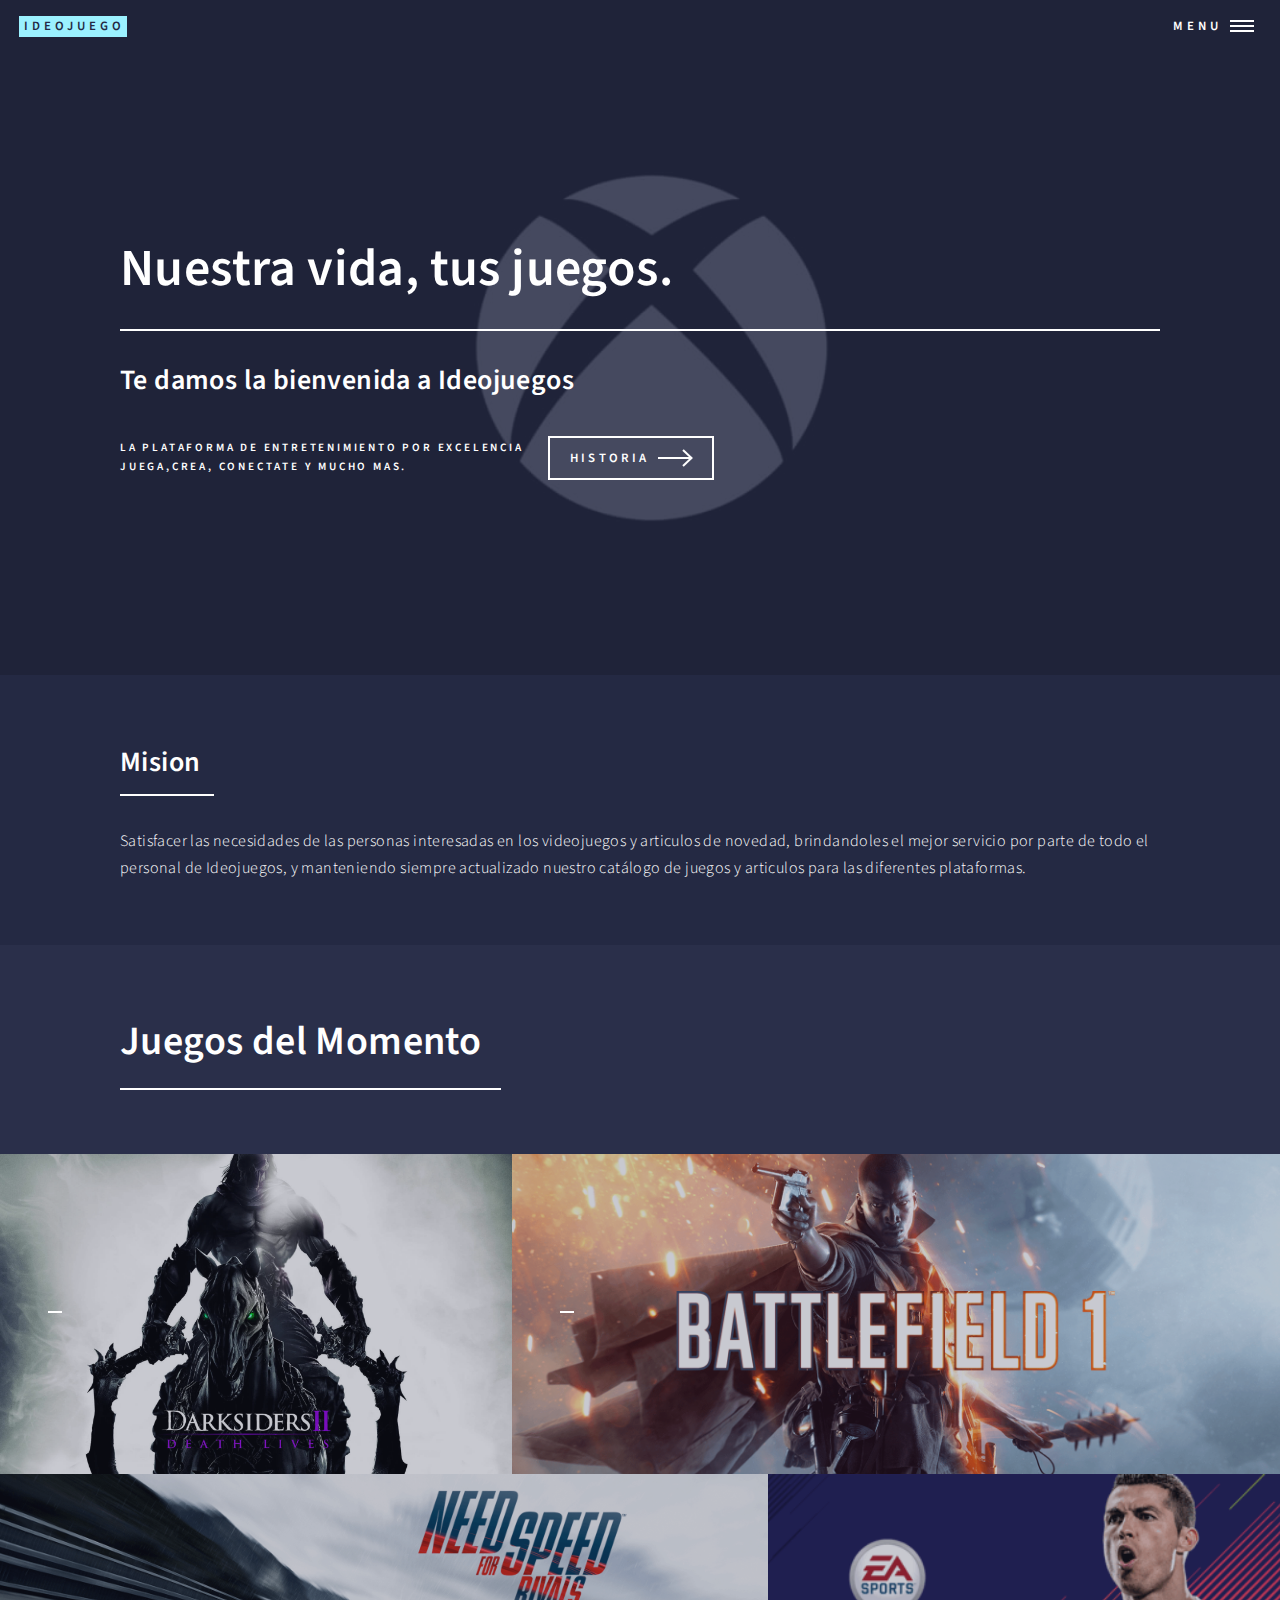
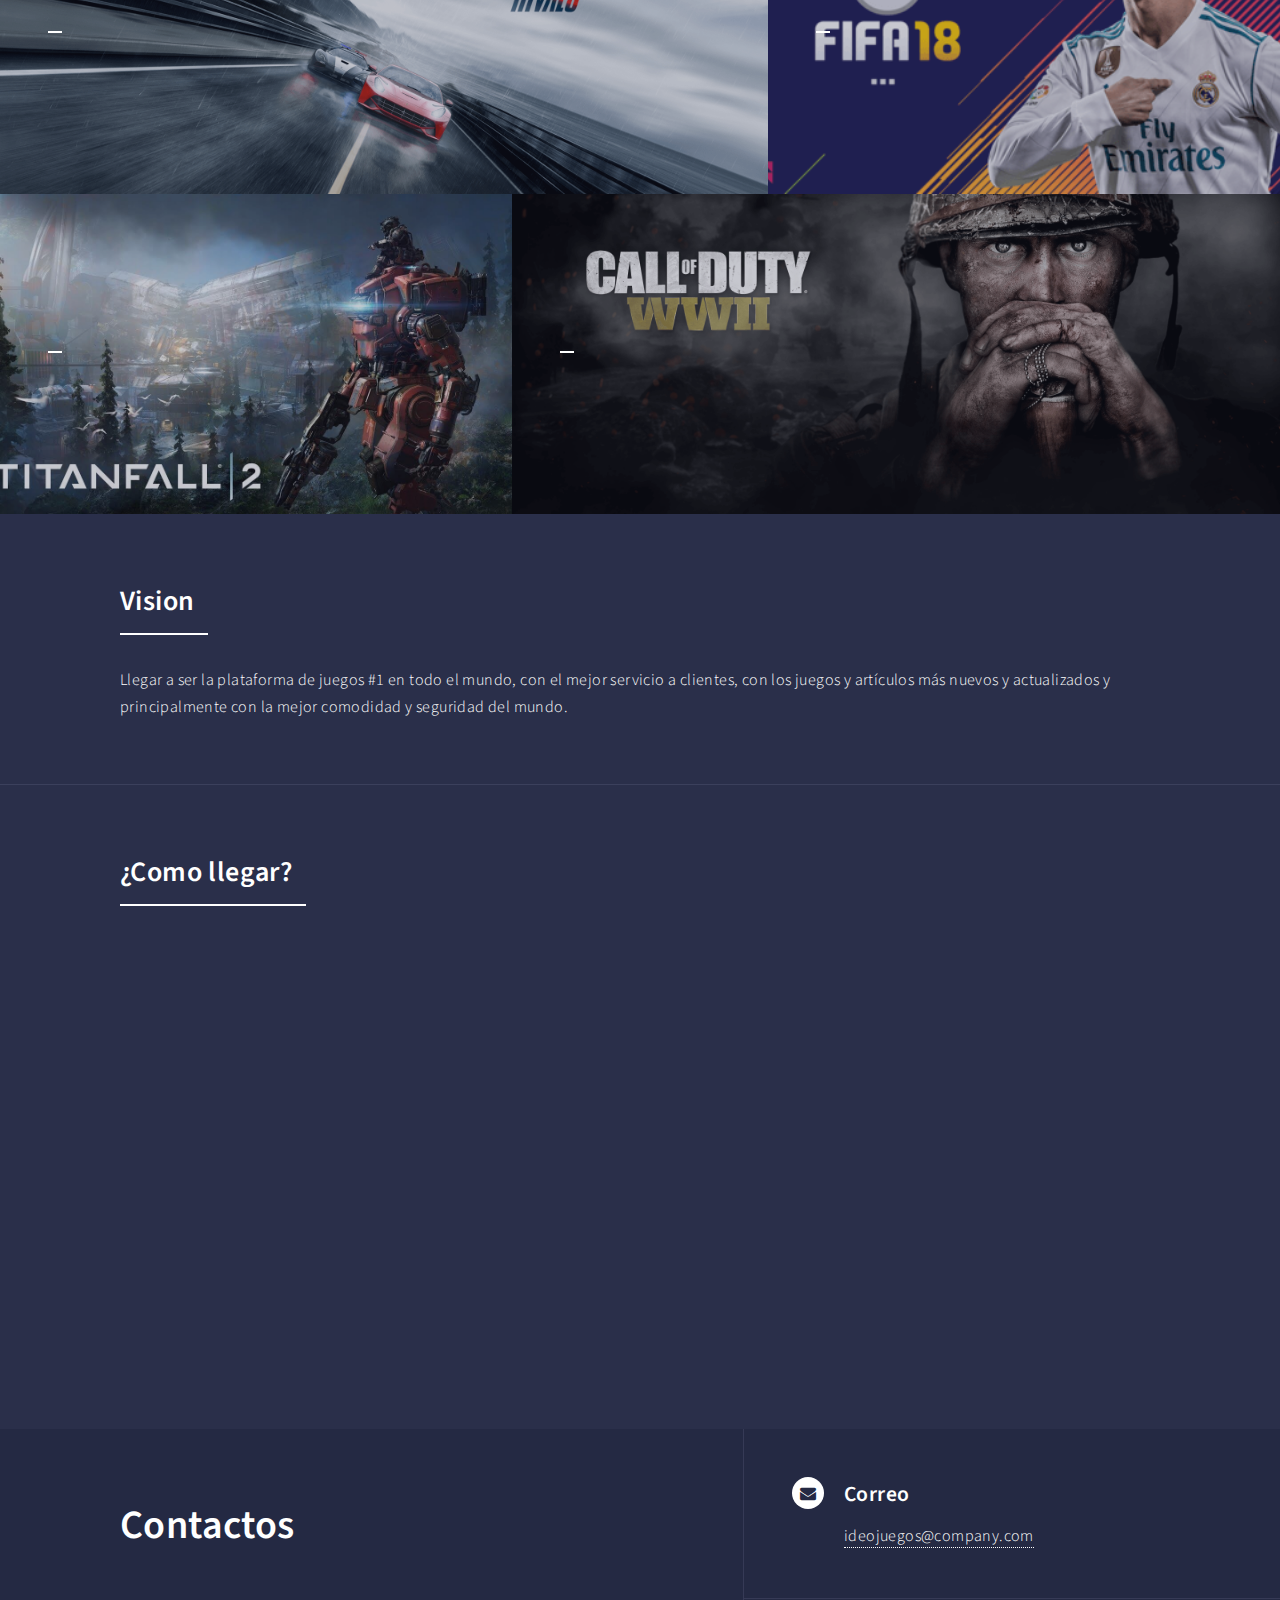
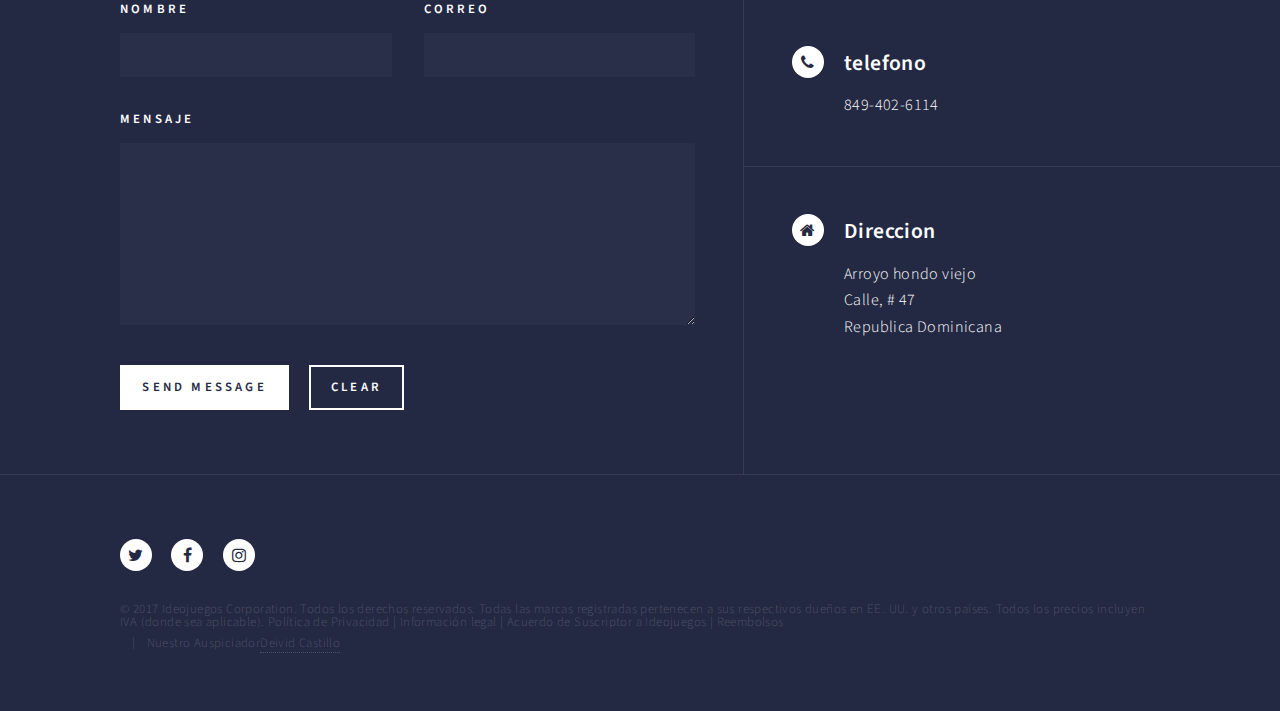
<file: Ideojuegos/index.html>
<!DOCTYPE HTML>

<html>
	<head>
		<title>ideojuego</title>
		<meta charset="utf-8" />
		<meta name="viewport" content="width=device-width, initial-scale=1, user-scalable=no" />
		<!--[if lte IE 8]><script src="assets/js/ie/html5shiv.js"></script><![endif]-->
		<link rel="stylesheet" href="assets/css/main.css" />
		<!--[if lte IE 9]><link rel="stylesheet" href="assets/css/ie9.css" /><![endif]-->
		<!--[if lte IE 8]><link rel="stylesheet" href="assets/css/ie8.css" /><![endif]-->
	</head>
	<body>

		<!-- Wrapper -->
			<div id="wrapper">

				<!-- Header -->
					<header id="header" class="alt">
						<a href="index.html" class="logo"><strong>Ideojuego</strong> <span></span></a>
						<nav>
							<a href="#menu">Menu</a>
						</nav>
					</header>

				<!-- Menu -->
					<nav id="menu">
						<ul class="links">
							<li><a href="index.html">Home</a></li>
						
						</ul>
						<ul class="actions vertical">
							<li><a href="#" class="button special fit">Registrate</a></li>
							<li><a href="#" class="button fit">Iniciar Sesion</a></li>
						</ul>
					</nav>

				<!-- Banner -->
					<section id="banner" class="major">
						<div class="inner">
							<header class="major">
								<h1>Nuestra vida, tus juegos.</h1>
								<h2>Te damos la bienvenida a Ideojuegos</h2>
							</header>
							<div class="content">
								<p>La plataforma de entretenimiento por excelencia<br />
								Juega,crea, conectate y mucho mas.</p>
								<ul class="actions">
									<li><a href="generic.html" class="button next scrolly">Historia</a></li>
								</ul>
							</div>
						</div>
					</section>

					<section id="two">
								<div class="inner">
									<header class="major">
										<h2>Mision</h2>
									</header>
									<p>Satisfacer las necesidades de las personas interesadas en los videojuegos y articulos de novedad, brindandoles el mejor servicio por parte de todo el personal de Ideojuegos, y manteniendo siempre actualizado nuestro catálogo de juegos y articulos para las diferentes plataformas.</p>
									

							
								</div>
							</section>

							

				<!-- Main -->
					<div id="main">

						<!-- One -->
						<div class="inner">
									<header class="major">
										<h1>Juegos del Momento</h1>
									</header>
									
								</div>
							<section id="one" class="tiles">
								<article>

									<span class="image">
										<img src="images/pic01.jpg" alt="" />
									</span>
									<header class="major">
										<h3><a href="landing.html" class="link"></a></h3>
										<p> </p>
									</header>
								</article>
								<article>
									<span class="image">
										<img src="images/pic03.jpg" alt="" />
									</span>

									<header class="major">
										<h3><a href="landing2.html" class="link"></a></h3>
										<p></p>
									</header>
								</article>

								<article>
									<span class="image">
										<img src="images/pic12.jpg" alt="" />
									</span>
									<header class="major">
										<h3><a href="landing3.html" class="link"></a></h3>
										
									</header>
								</article>

								<article>
									<span class="image">
										<img src="images/pic17.jpg" alt="" />
									</span>
									<header class="major">
										<h3><a href="landing4.html" class="link"></a></h3>
										<p></p>
									</header>
								</article>
								<article>
									<span class="image">
										<img src="images/pic22.jpg" alt="" />
									</span>
									<header class="major">
										<h3><a href="landing5.html" class="link"></a></h3>
										<p></p>
									</header>
								</article>
								<article>
									<span class="image">
										<img src="images/pic27.jpg" alt="" />
									</span>
									<header class="major">
										<h3><a href="landing6.html" class="link"></a></h3>
										
									</header>
								</article>
							</section>

						<!-- Two -->
						<section id="two">
								<div class="inner">
									<header class="major">
										<h2>Vision</h2>
									</header>
									<p>Llegar a ser la plataforma de juegos #1  en todo el mundo, con el mejor servicio a clientes, con los juegos y artículos más nuevos y actualizados y principalmente con la mejor comodidad y seguridad del mundo.</p>
									
								</div>
							</section>

							<section id="two">
								<div class="inner">
									<header class="major">
										<h2>¿Como llegar?</h2>
									</header>
									<iframe src="https://www.google.com/maps/embed?pb=!1m14!1m8!1m3!1d25268.931134299124!2d-69.94804136711714!3d18.50772409017977!3m2!1i1024!2i768!4f13.1!3m3!1m2!1s0x8eaf8986efb55ed5%3A0x5b07b6a2e85d69b2!2zMTjCsDMwJzExLjUiTiA2OcKwNTcnMDQuMSJX!5e0!3m2!1ses-419!2sdo!4v1511651455067" width="1250" height="450" frameborder="0" style="border:0" allowfullscreen></iframe>
								</div>
							</section>

					</div>

				<!-- Contact -->
					<section id="contact">
						<div class="inner">
							<section>
								<h1>Contactos</h1>
								<form method="post" action="#">
									<div class="field half first">
										<label for="name">Nombre</label>
										<input type="text" name="name" id="name" />
									</div>
									<div class="field half">
										<label for="email">Correo</label>
										<input type="text" name="email" id="email" />
									</div>
									<div class="field">
										<label for="message">Mensaje</label>
										<textarea name="message" id="message" rows="6"></textarea>
									</div>
									<ul class="actions">
										<li><input type="submit" value="Send Message" class="special" /></li>
										<li><input type="reset" value="Clear" /></li>
									</ul>
								</form>
							</section>
							<section class="split">
								<section>
									<div class="contact-method">
										<span class="icon alt fa-envelope"></span>
										<h3>Correo</h3>
										<a href="#">ideojuegos@company.com</a>
									</div>
								</section>
								<section>
									<div class="contact-method">
										<span class="icon alt fa-phone"></span>
										<h3>telefono</h3>
										<span>849-402-6114</span>
									</div>
								</section>
								<section>
									<div class="contact-method">
										<span class="icon alt fa-home"></span>
										<h3>Direccion</h3>
										<span>Arroyo hondo viejo<br />
										Calle, # 47<br />
										Republica Dominicana</span>
									</div>
								</section>
							</section>
						</div>
					</section>

				<!-- Footer -->
					<footer id="footer">
						<div class="inner">
							<ul class="icons">
								<li><a href="#" class="icon alt fa-twitter"><span class="label">Twitter</span></a></li>
								<li><a href="#" class="icon alt fa-facebook"><span class="label">Facebook</span></a></li>
								<li><a href="#" class="icon alt fa-instagram"><span class="label">Instagram</span></a></li>
								
							</ul>
							<ul class="copyright">
										<li>&copy;  2017 Ideojuegos Corporation. Todos los derechos reservados. Todas las marcas registradas pertenecen a sus respectivos dueños en EE. UU. y otros países.
										Todos los precios incluyen IVA (donde sea aplicable).   Política de Privacidad   |   Información legal   |   Acuerdo de Suscriptor a Ideojuegos   |  Reembolsos
										</li><li> Nuestro Auspiciador<a href="http://www.itla.edu.do/" target="_blank">Deivid Castillo</a></li>
							</ul>
						</div>
					</footer>

			</div>

		<!-- Scripts -->
			<script src="assets/js/jquery.min.js"></script>
			<script src="assets/js/jquery.scrolly.min.js"></script>
			<script src="assets/js/jquery.scrollex.min.js"></script>
			<script src="assets/js/skel.min.js"></script>
			<script src="assets/js/util.js"></script>
			<!--[if lte IE 8]><script src="assets/js/ie/respond.min.js"></script><![endif]-->
			<script src="assets/js/main.js"></script>

	</body>
</html>
</file>
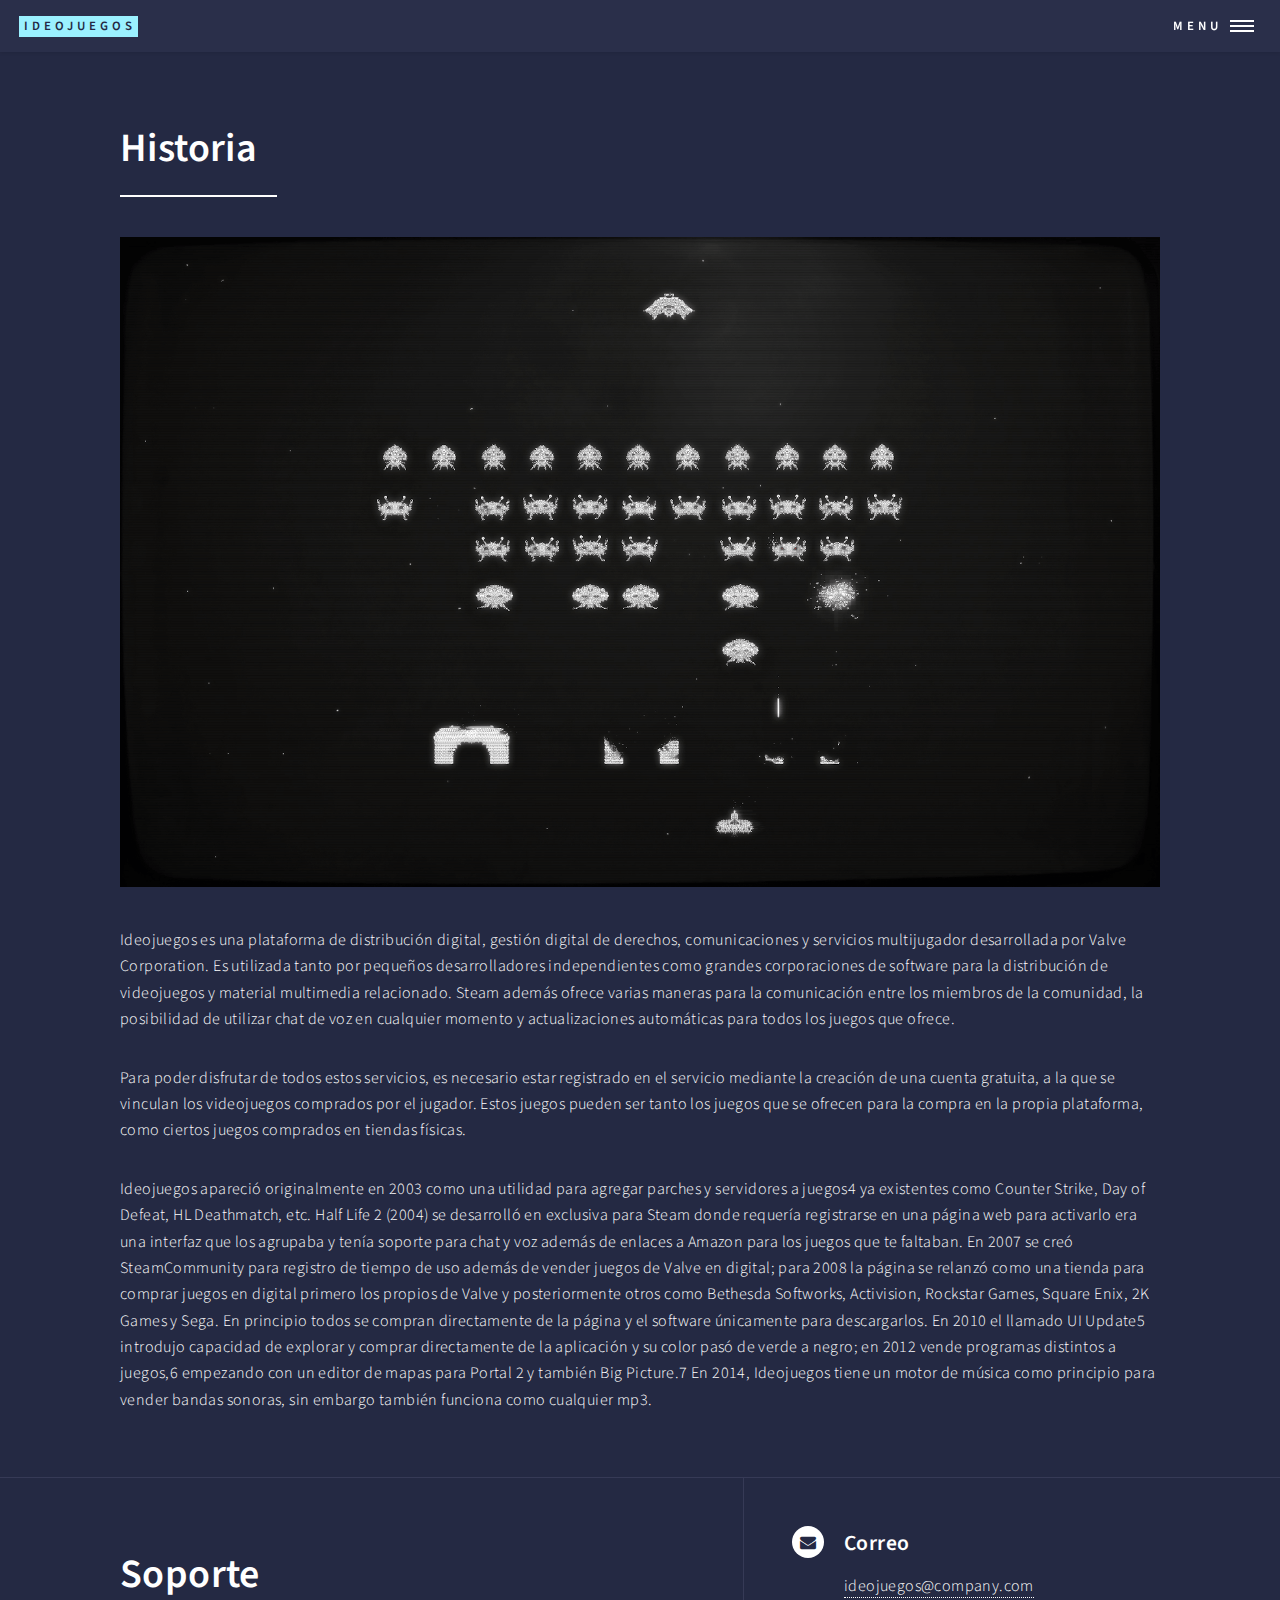
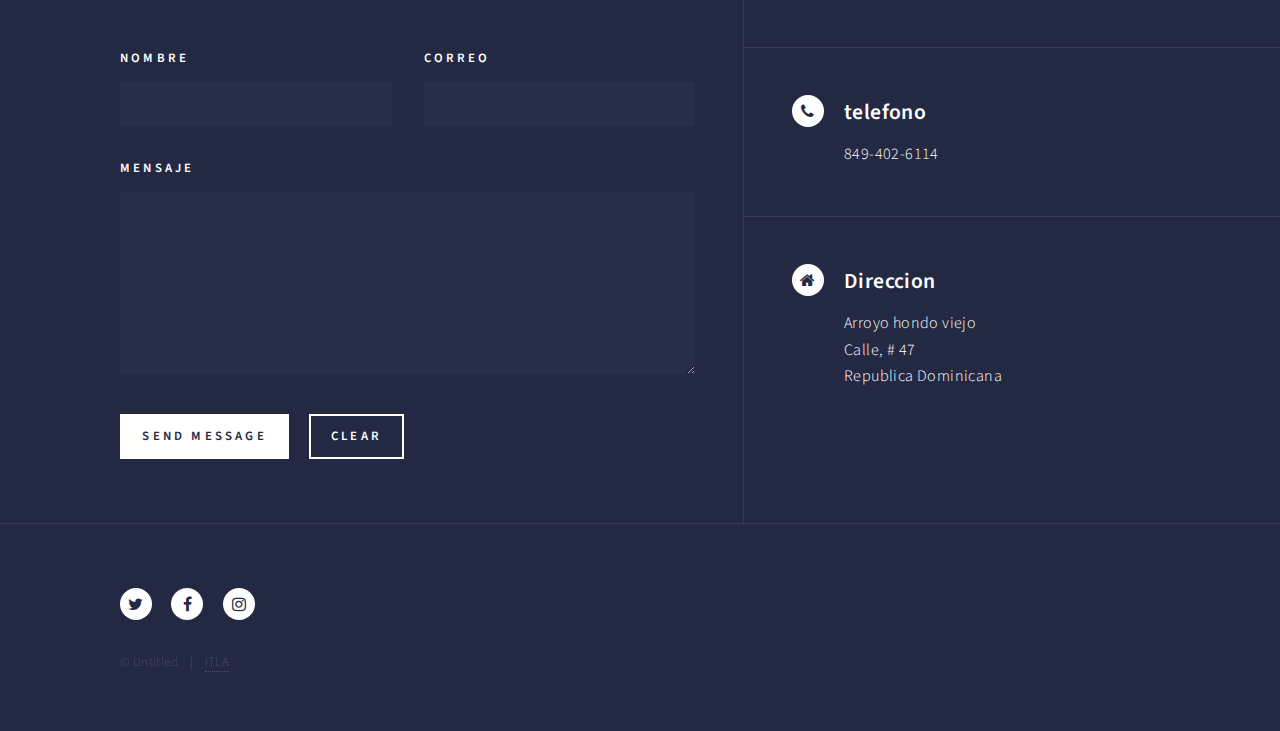
<file: Ideojuegos/generic.html>
<!DOCTYPE HTML>

<html>
	<head>
		<title>Ideojuegos</title>
		<meta charset="utf-8" />
		<meta name="viewport" content="width=device-width, initial-scale=1, user-scalable=no" />
		<!--[if lte IE 8]><script src="assets/js/ie/html5shiv.js"></script><![endif]-->
		<link rel="stylesheet" href="assets/css/main.css" />
		<!--[if lte IE 9]><link rel="stylesheet" href="assets/css/ie9.css" /><![endif]-->
		<!--[if lte IE 8]><link rel="stylesheet" href="assets/css/ie8.css" /><![endif]-->
	</head>
	<body>

		<!-- Wrapper -->
			<div id="wrapper">

				<!-- Header -->
					<header id="header">
						<a href="index.html" class="logo"><strong>Ideojuegos</strong> <span></span></a>
						<nav>
							<a href="#menu">Menu</a>
						</nav>
					</header>

				<!-- Menu -->
					<nav id="menu">
						<ul class="links">
							<li><a href="index.html">Home</a></li>
							
						</ul>
						<ul class="actions vertical">
							<li><a href="#" class="button special fit">Registrarse</a></li>
							<li><a href="#" class="button fit">Iniciar Sesion</a></li>
						</ul>
					</nav>

				<!-- Main -->
					<div id="main" class="alt">

						<!-- One -->
							<section id="one">
								<div class="inner">
									<header class="major">
										<h1>Historia</h1>
									</header>
									<span class="image main"><img src="images/pic32.jpg" alt="" /></span>
									<p>Ideojuegos es una plataforma de distribución digital, gestión digital de derechos, comunicaciones y servicios multijugador desarrollada por Valve Corporation. Es utilizada tanto por pequeños desarrolladores independientes como grandes corporaciones de software para la distribución de videojuegos y material multimedia relacionado. Steam además ofrece varias maneras para la comunicación entre los miembros de la comunidad, la posibilidad de utilizar chat de voz en cualquier momento y actualizaciones automáticas para todos los juegos que ofrece.</p>
									<p>Para poder disfrutar de todos estos servicios, es necesario estar registrado en el servicio mediante la creación de una cuenta gratuita, a la que se vinculan los videojuegos comprados por el jugador. Estos juegos pueden ser tanto los juegos que se ofrecen para la compra en la propia plataforma, como ciertos juegos comprados en tiendas físicas.</p>
									<p>Ideojuegos apareció originalmente en 2003 como una utilidad para agregar parches y servidores a juegos4​ ya existentes como Counter Strike, Day of Defeat, HL Deathmatch, etc. Half Life 2 (2004) se desarrolló en exclusiva para Steam donde requería registrarse en una página web para activarlo era una interfaz que los agrupaba y tenía soporte para chat y voz además de enlaces a Amazon para los juegos que te faltaban. En 2007 se creó SteamCommunity para registro de tiempo de uso además de vender juegos de Valve en digital; para 2008 la página se relanzó como una tienda para comprar juegos en digital primero los propios de Valve y posteriormente otros como Bethesda Softworks, Activision, Rockstar Games, Square Enix, 2K Games y Sega. En principio todos se compran directamente de la página y el software únicamente para descargarlos. En 2010 el llamado UI Update5​ introdujo capacidad de explorar y comprar directamente de la aplicación y su color pasó de verde a negro; en 2012 vende programas distintos a juegos,6​ empezando con un editor de mapas para Portal 2 y también Big Picture.7​ En 2014, Ideojuegos tiene un motor de música como principio para vender bandas sonoras, sin embargo también funciona como cualquier mp3.</p>
								</div>
							</section>

					</div>

				<!-- Contact -->
					<section id="contact">
						<div class="inner">
							<section>
								<h1>Soporte</h1>
								<form method="post" action="#">
									<div class="field half first">
										<label for="name">Nombre</label>
										<input type="text" name="name" id="name" />
									</div>
									<div class="field half">
										<label for="email">Correo</label>
										<input type="text" name="email" id="email" />
									</div>
									<div class="field">
										<label for="message">Mensaje</label>
										<textarea name="message" id="message" rows="6"></textarea>
									</div>
									<ul class="actions">
										<li><input type="submit" value="Send Message" class="special" /></li>
										<li><input type="reset" value="Clear" /></li>
									</ul>
								</form>
							</section>
							<section class="split">
								<section>
									<div class="contact-method">
										<span class="icon alt fa-envelope"></span>
										<h3>Correo</h3>
										<a href="#">ideojuegos@company.com</a>
									</div>
								</section>
								<section>
									<div class="contact-method">
										<span class="icon alt fa-phone"></span>
										<h3>telefono</h3>
										<span>849-402-6114</span>
									</div>
								</section>
								<section>
									<div class="contact-method">
										<span class="icon alt fa-home"></span>
										<h3>Direccion</h3>
										<span>Arroyo hondo viejo<br />
										Calle, # 47<br />
										Republica Dominicana</span>
									</div>
								</section>
							</section>
						</div>
					</section>

				<!-- Footer -->
					<footer id="footer">
						<div class="inner">
							<ul class="icons">
								<li><a href="#" class="icon alt fa-twitter"><span class="label">Twitter</span></a></li>
								<li><a href="#" class="icon alt fa-facebook"><span class="label">Facebook</span></a></li>
								<li><a href="#" class="icon alt fa-instagram"><span class="label">Instagram</span></a></li>
								
							</ul>
							<ul class="copyright">
								<li>&copy; Untitled</li><li><a href="https://html5up.net">ITLA</a></li>
							</ul>
						</div>
					</footer>

			</div>

		<!-- Scripts -->
			<script src="assets/js/jquery.min.js"></script>
			<script src="assets/js/jquery.scrolly.min.js"></script>
			<script src="assets/js/jquery.scrollex.min.js"></script>
			<script src="assets/js/skel.min.js"></script>
			<script src="assets/js/util.js"></script>
			<!--[if lte IE 8]><script src="assets/js/ie/respond.min.js"></script><![endif]-->
			<script src="assets/js/main.js"></script>

	</body>
</html>
</file>
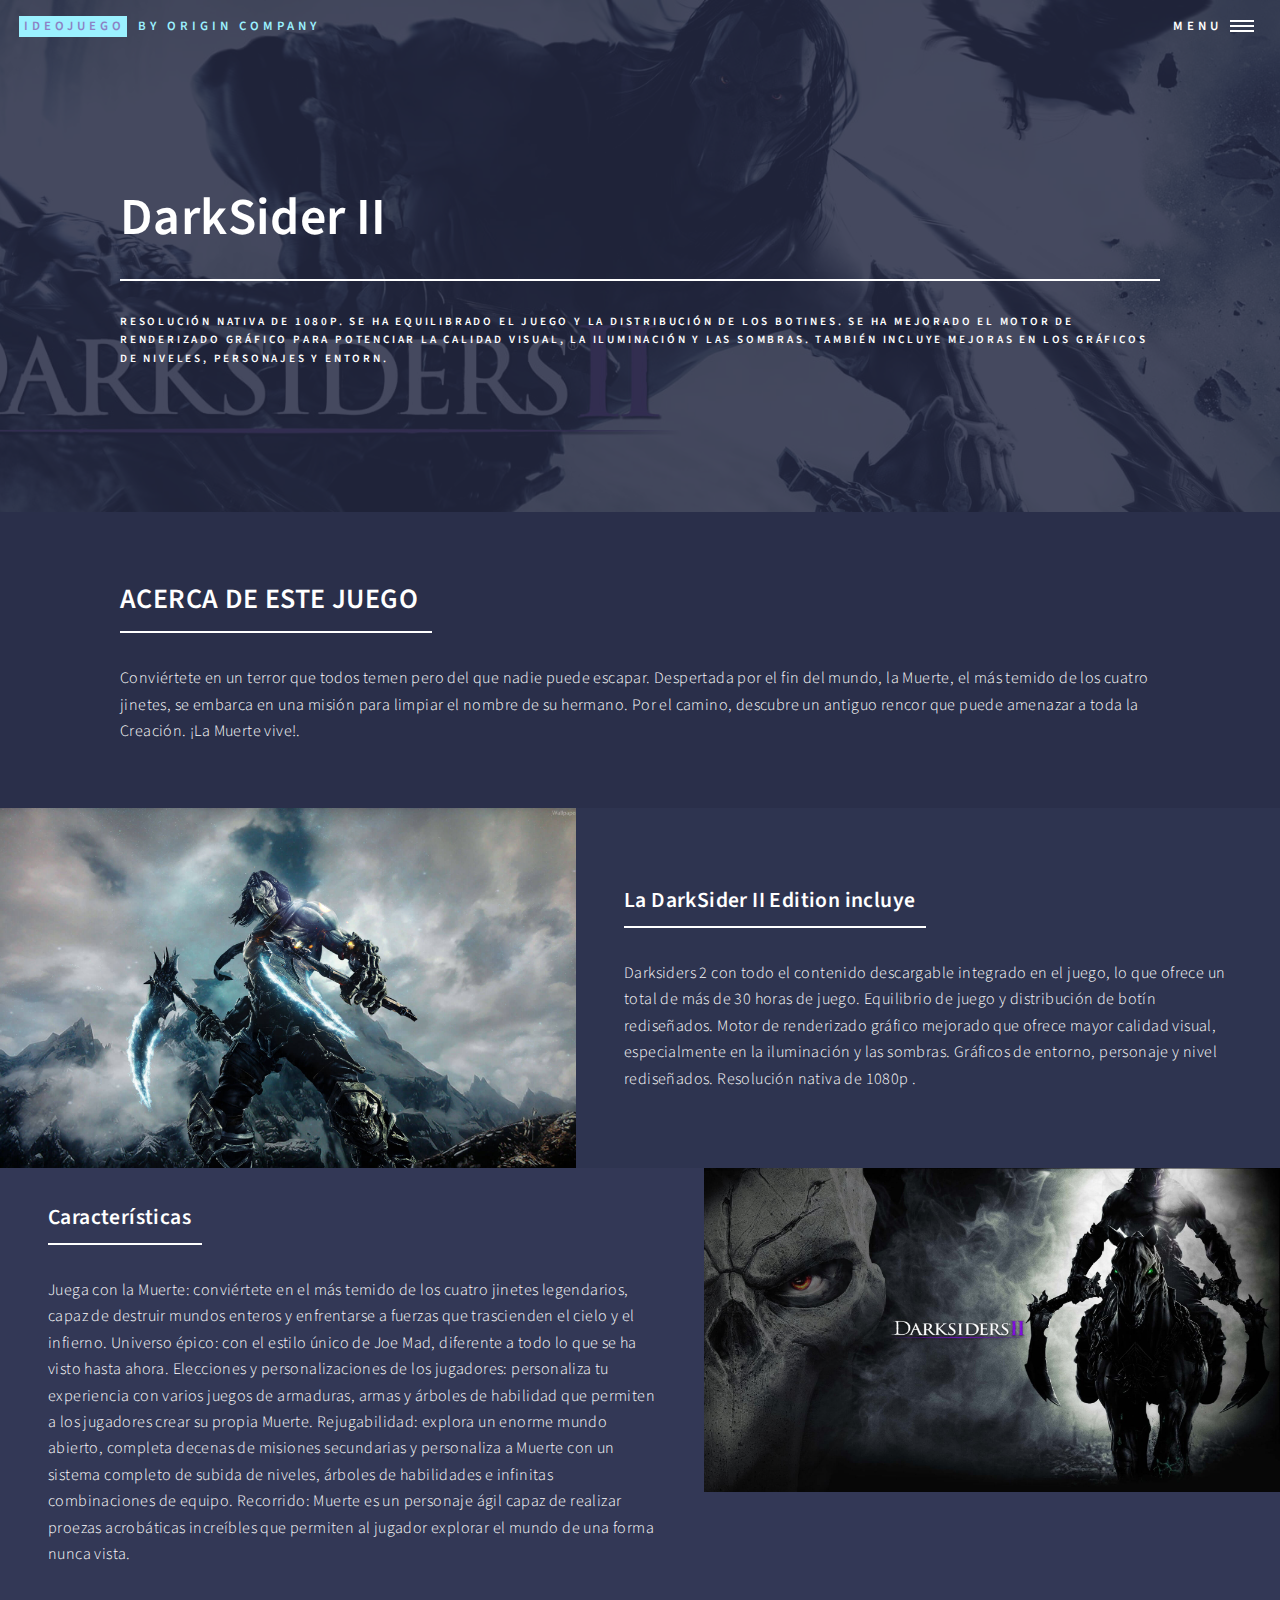
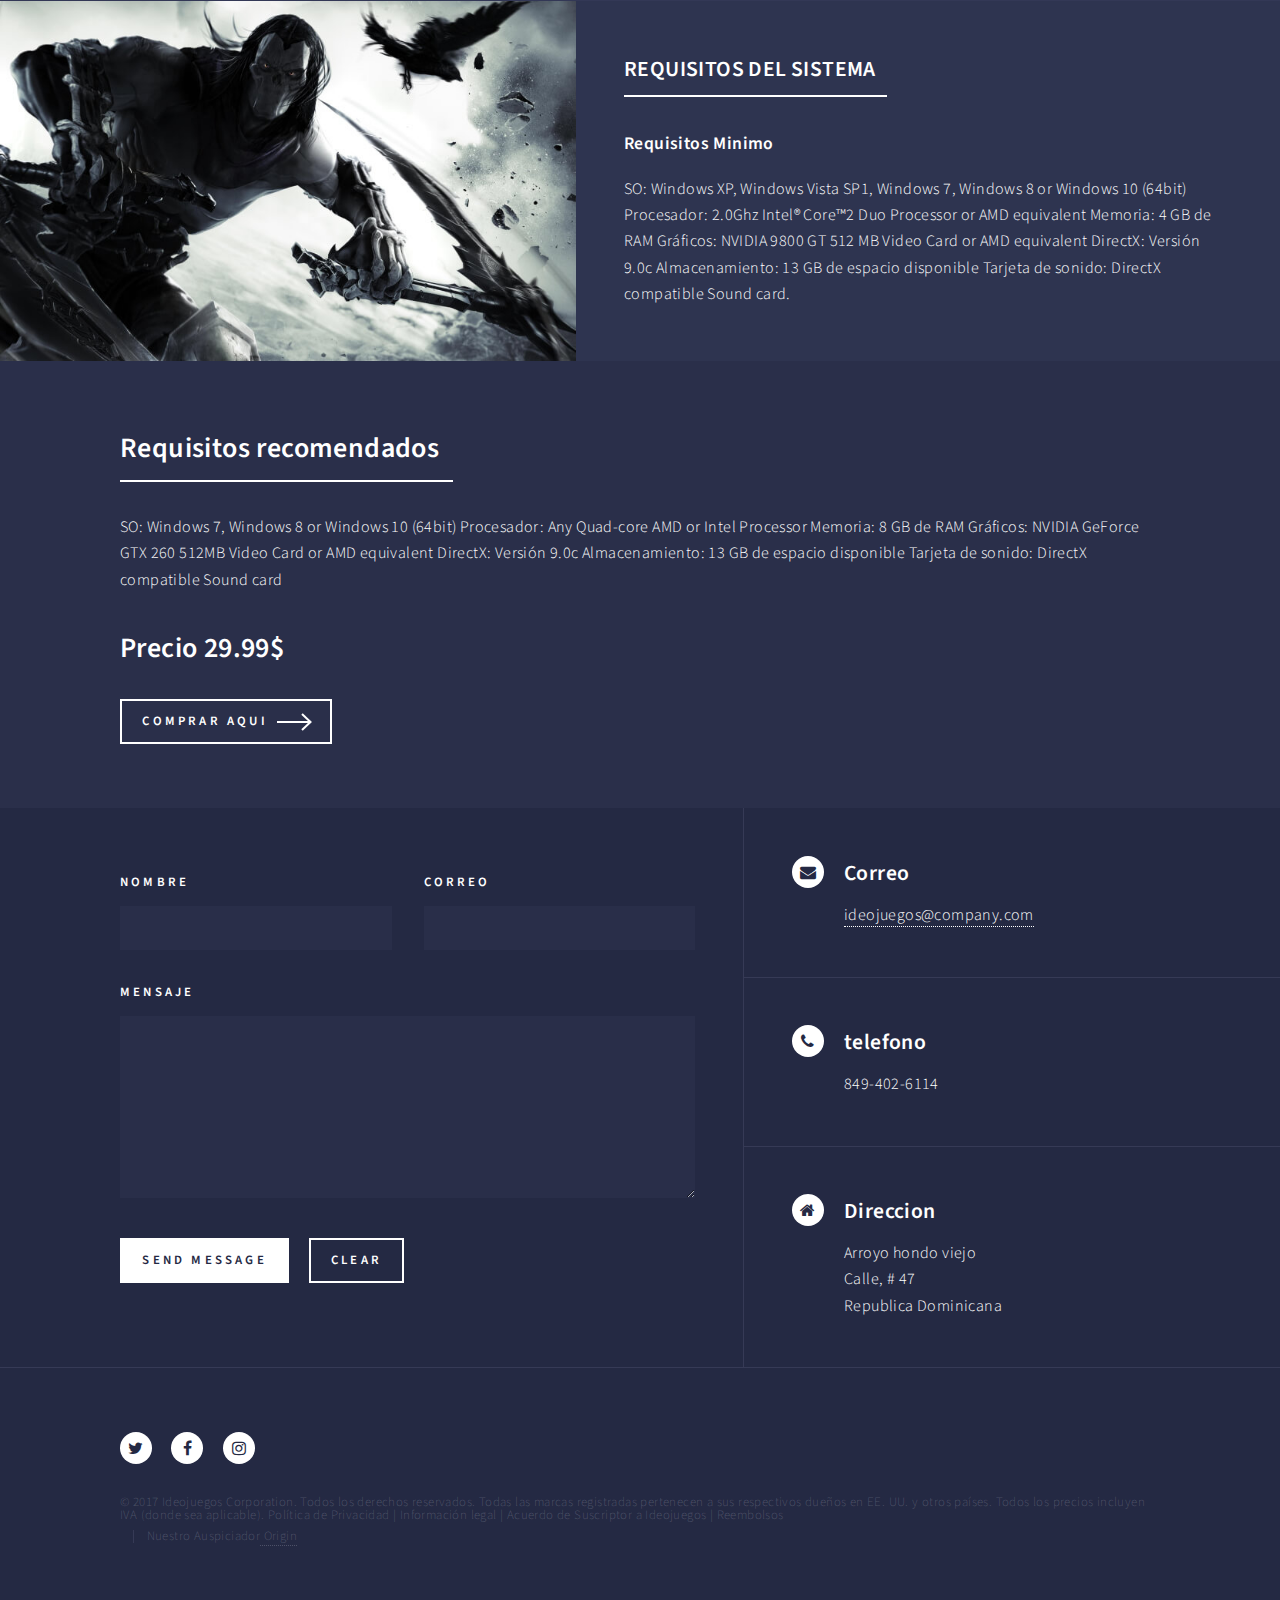
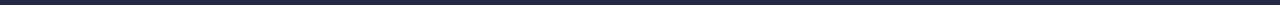
<file: Ideojuegos/landing.html>
<!DOCTYPE HTML>

<html>
	<head>
		<title>Ideojuego</title>
		<meta charset="utf-8" />
		<meta name="viewport" content="width=device-width, initial-scale=1, user-scalable=no" />
		<!--[if lte IE 8]><script src="assets/js/ie/html5shiv.js"></script><![endif]-->
		<link rel="stylesheet" href="assets/css/main.css" />
		<!--[if lte IE 9]><link rel="stylesheet" href="assets/css/ie9.css" /><![endif]-->
		<!--[if lte IE 8]><link rel="stylesheet" href="assets/css/ie8.css" /><![endif]-->
	</head>
	<body>

		<!-- Wrapper -->
			<div id="wrapper">

				<!-- Header -->
				<!-- Note: The "styleN" class below should match that of the banner element. -->
					<header id="header" class="alt style2">
						<a href="index.html" class="logo"><strong>Ideojuego</strong> <span>by Origin Company</span></a>
						<nav>
							<a href="#menu">Menu</a>
						</nav>
					</header>

				<!-- Menu -->
					<nav id="menu">
						<ul class="links">
							<li><a href="index.html">Home</a></li>
						</ul>
						<ul class="actions vertical">
							<li><a href="#" class="button special fit">Comenzar Aqui</a></li>
							<li><a href="#" class="button fit">Iniciar Sesion</a></li>
						</ul>
					</nav>

				<!-- Banner -->
				<!-- Note: The "styleN" class below should match that of the header element. -->
					<section id="banner" class="">
						<div class="inner">
							<span class="image">
								<img src="images/pic07.jpg" alt="" />
							</span>
							<header class="major">
								<h1>DarkSider II</h1>

							</header>
							<div class="content">
								<p>Resolución nativa de 1080p. Se ha equilibrado el juego y la distribución de los botines. Se ha mejorado el motor de renderizado gráfico para potenciar la calidad visual, la iluminación y las sombras. También incluye mejoras en los gráficos de niveles, personajes y entorn.</p>
							</div>
						</div>
					</section>

				<!-- Main -->
					<div id="main">

						<!-- One -->
							<section id="one">
								<div class="inner">
									<header class="major">
										<h2>ACERCA DE ESTE JUEGO</h2>
									</header>
									<p>Conviértete en un terror que todos temen pero del que nadie puede escapar. Despertada por el fin del mundo, la Muerte, el más temido de los cuatro jinetes, se embarca en una misión para limpiar el nombre de su hermano. Por el camino, descubre un antiguo rencor que puede amenazar a toda la Creación. ¡La Muerte vive!.</p>
								</div>
							</section>

						<!-- Two -->
							<section id="two" class="spotlights">
								<section>
									<a href="generic.html" class="image">
										<img src="images/pic08.jpg" alt="" data-position="center center" />
									</a>
									<div class="content">
										<div class="inner">
											<header class="major">
												<h3>La DarkSider II Edition incluye</h3>
											</header>
											<p>Darksiders 2 con todo el contenido descargable integrado en el juego, lo que ofrece un total de más de 30 horas de juego. 
												Equilibrio de juego y distribución de botín rediseñados.
												Motor de renderizado gráfico mejorado que ofrece mayor calidad visual, especialmente en la iluminación y las sombras.
												Gráficos de entorno, personaje y nivel rediseñados.
												Resolución nativa de 1080p
												.</p>
											
										</div>
									</div>
								</section>
								<section>
									<a href="generic.html" class="image">
										<img src="images/pic09.jpg" alt="" data-position="top center" />
									</a>
									<div class="content">
										<div class="inner">
											<header class="major">
												<h3>Características</h3>
											</header>
											<p>Juega con la Muerte: conviértete en el más temido de los cuatro jinetes legendarios, capaz de destruir mundos enteros y enfrentarse a fuerzas que trascienden el cielo y el infierno. 
											Universo épico: con el estilo único de Joe Mad, diferente a todo lo que se ha visto hasta ahora.
											Elecciones y personalizaciones de los jugadores: personaliza tu experiencia con varios juegos de armaduras, armas y árboles de habilidad que permiten a los jugadores crear su propia Muerte. 
											Rejugabilidad: explora un enorme mundo abierto, completa decenas de misiones secundarias y personaliza a Muerte con un sistema completo de subida de niveles, árboles de habilidades e infinitas combinaciones de equipo. 
											Recorrido: Muerte es un personaje ágil capaz de realizar proezas acrobáticas increíbles que permiten al jugador explorar el mundo de una forma nunca vista.</p>
											
										</div>
									</div>
								</section>
								<section>
									<a href="generic.html" class="image">
										<img src="images/pic10.jpg" alt="" data-position="25% 25%" />
									</a>
									<div class="content">
										<div class="inner">
											<header class="major">
												<h3>REQUISITOS DEL SISTEMA</h3>
											</header>
											<h4>Requisitos Minimo</h4>
											<p>SO: Windows XP, Windows Vista SP1, Windows 7, Windows 8 or Windows 10 (64bit)
												Procesador: 2.0Ghz Intel® Core™2 Duo Processor or AMD equivalent
												Memoria: 4 GB de RAM
												Gráficos: NVIDIA 9800 GT 512 MB Video Card or AMD equivalent
												DirectX: Versión 9.0c
												Almacenamiento: 13 GB de espacio disponible
												Tarjeta de sonido: DirectX compatible Sound card.</p>
										</div>
									</div>
								</section>
							</section>

						<!-- Three -->
							<section id="three">
								<div class="inner">
									<header class="major">
										<h2>Requisitos recomendados</h2>
									</header>
									<p>SO: Windows 7, Windows 8 or Windows 10 (64bit)
										Procesador: Any Quad-core AMD or Intel Processor
										Memoria: 8 GB de RAM
										Gráficos: NVIDIA GeForce GTX 260 512MB Video Card or AMD equivalent
										DirectX: Versión 9.0c
										Almacenamiento: 13 GB de espacio disponible
										Tarjeta de sonido: DirectX compatible Sound card</p>
									<ul class="actions">
										<h2>Precio 29.99$</h2>
										<li><a href="index.html" class="button next">Comprar Aqui</a></li>
									</ul>
								</div>
							</section>

					</div>

				<!-- Contact -->
					<section id="contact">
						<div class="inner">
							<section>
								<form method="post" action="#">
									<div class="field half first">
										<label for="name">Nombre</label>
										<input type="text" name="name" id="name" />
									</div>
									<div class="field half">
										<label for="email">Correo</label>
										<input type="text" name="email" id="email" />
									</div>
									<div class="field">
										<label for="message">Mensaje</label>
										<textarea name="message" id="message" rows="6"></textarea>
									</div>
									<ul class="actions">
										<li><input type="submit" value="Send Message" class="special" /></li>
										<li><input type="reset" value="Clear" /></li>
									</ul>
								</form>
							</section>
							<section class="split">
								<section>
									<div class="contact-method">
										<span class="icon alt fa-envelope"></span>
										<h3>Correo</h3>
										<a href="#">ideojuegos@company.com</a>
									</div>
								</section>
								<section>
									<div class="contact-method">
										<span class="icon alt fa-phone"></span>
										<h3>telefono</h3>
										<span>849-402-6114</span>
									</div>
								</section>
								<section>
									<div class="contact-method">
										<span class="icon alt fa-home"></span>
										<h3>Direccion</h3>
										<span>Arroyo hondo viejo<br />
										Calle, # 47<br />
										Republica Dominicana</span>
									</div>
								</section>
							</section>
						</div>
					</section>

				<!-- Footer -->
					<footer id="footer">
						<div class="inner">
							<ul class="icons">
								<li><a href="#" class="icon alt fa-twitter"><span class="label">Twitter</span></a></li>
								<li><a href="#" class="icon alt fa-facebook"><span class="label">Facebook</span></a></li>
								<li><a href="#" class="icon alt fa-instagram"><span class="label">Instagram</span></a></li>
								
							</ul>
							<ul class="copyright">
								<li>&copy;  2017 Ideojuegos Corporation. Todos los derechos reservados. Todas las marcas registradas pertenecen a sus respectivos dueños en EE. UU. y otros países.
										Todos los precios incluyen IVA (donde sea aplicable).   Política de Privacidad   |   Información legal   |   Acuerdo de Suscriptor a Ideojuegos   |  Reembolsos</li><li> Nuestro Auspiciador<a href="https://www.origin.com/mex/es-es/store">	Origin</a></li>
							</ul>
						</div>
					</footer>

			</div>

		<!-- Scripts -->
			<script src="assets/js/jquery.min.js"></script>
			<script src="assets/js/jquery.scrolly.min.js"></script>
			<script src="assets/js/jquery.scrollex.min.js"></script>
			<script src="assets/js/skel.min.js"></script>
			<script src="assets/js/util.js"></script>
			<!--[if lte IE 8]><script src="assets/js/ie/respond.min.js"></script><![endif]-->
			<script src="assets/js/main.js"></script>

	</body>
</html>
</file>
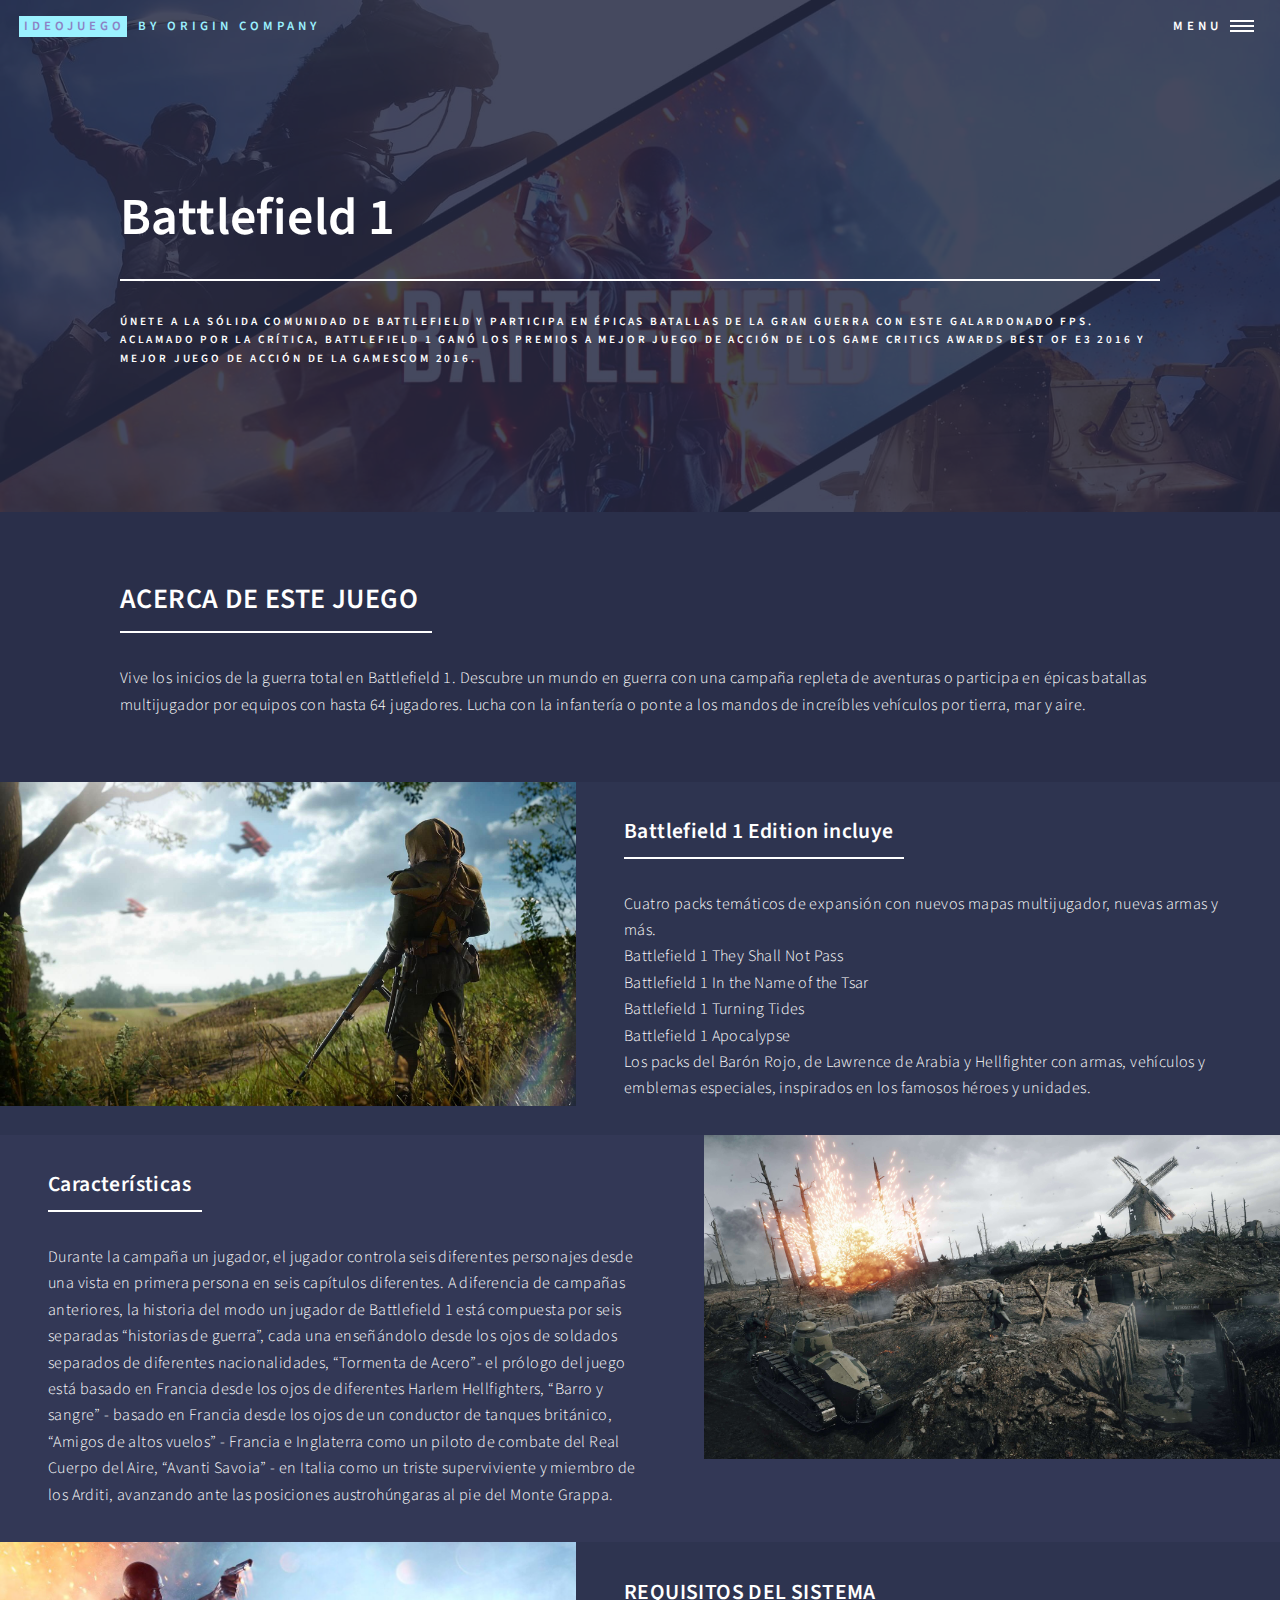
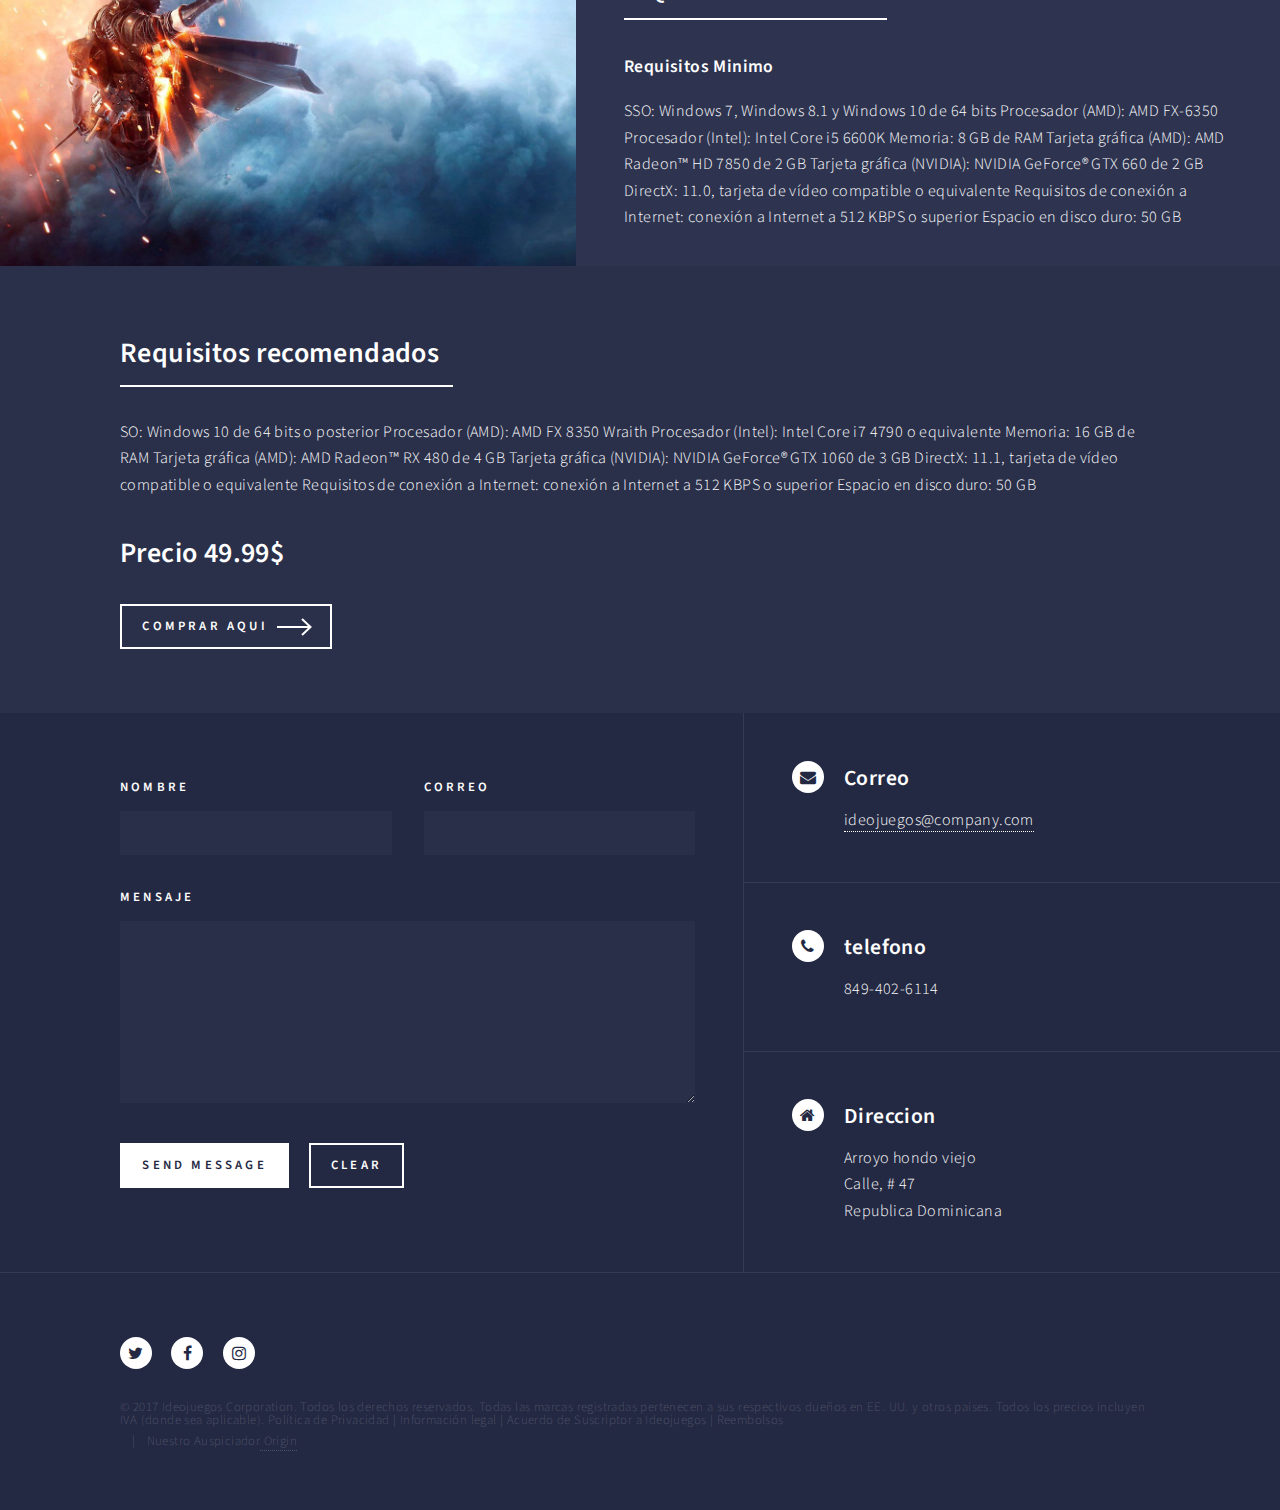
<file: Ideojuegos/landing2.html>
<!DOCTYPE HTML>

<html>
	<head>
		<title>Ideojuego</title>
		<meta charset="utf-8" />
		<meta name="viewport" content="width=device-width, initial-scale=1, user-scalable=no" />
		<!--[if lte IE 8]><script src="assets/js/ie/html5shiv.js"></script><![endif]-->
		<link rel="stylesheet" href="assets/css/main.css" />
		<!--[if lte IE 9]><link rel="stylesheet" href="assets/css/ie9.css" /><![endif]-->
		<!--[if lte IE 8]><link rel="stylesheet" href="assets/css/ie8.css" /><![endif]-->
	</head>
	<body>

		<!-- Wrapper -->
			<div id="wrapper">

				<!-- Header -->
				<!-- Note: The "styleN" class below should match that of the banner element. -->
					<header id="header" class="alt style2">
						<a href="index.html" class="logo"><strong>Ideojuego</strong> <span>by Origin Company</span></a>
						<nav>
							<a href="#menu">Menu</a>
						</nav>
					</header>

				<!-- Menu -->
					<nav id="menu">
						<ul class="links">
							<li><a href="index.html">Home</a></li>
						</ul>
						<ul class="actions vertical">
							<li><a href="#" class="button special fit">Registrarce</a></li>
							<li><a href="#" class="button fit">Iniciar Sesion</a></li>
						</ul>
					</nav>

				<!-- Banner -->
				<!-- Note: The "styleN" class below should match that of the header element. -->
					<section id="banner" class="">
						<div class="inner">
							<span class="image">
								<img src="images/pic003.jpg" alt="" />
							</span>
							<header class="major">
								<h1>Battlefield 1</h1>
							</header>
							<div class="content">
								<p>Únete a la sólida comunidad de Battlefield y participa en épicas batallas de la Gran Guerra con este galardonado FPS. Aclamado por la crítica, Battlefield 1 ganó los premios a Mejor juego de acción de los Game Critics Awards Best of E3 2016 y Mejor juego de acción de la Gamescom 2016.</p>
							</div>
						</div>
					</section>

				<!-- Main -->
					<div id="main">

						<!-- One -->
							<section id="one">
								<div class="inner">
									<header class="major">
										<h2>ACERCA DE ESTE JUEGO</h2>
									</header>
									<p>Vive los inicios de la guerra total en Battlefield 1. Descubre un mundo en guerra con una campaña repleta de aventuras o participa en épicas batallas multijugador por equipos con hasta 64 jugadores. Lucha con la infantería o ponte a los mandos de increíbles vehículos por tierra, mar y aire.</p>
								</div>
							</section>

						<!-- Two -->
							<section id="two" class="spotlights">
								<section>
									<a href="generic.html" class="image">
										<img src="images/pic04.jpg" alt="" data-position="center center" />
									</a>
									<div class="content">
										<div class="inner">
											<header class="major">
												<h3>Battlefield 1 Edition incluye</h3>
											</header>
											<p>Cuatro packs temáticos de expansión con nuevos mapas multijugador, nuevas armas y más.<br/>
													Battlefield 1 They Shall Not Pass<br/>
													Battlefield 1 In the Name of the Tsar<br/>
													Battlefield 1 Turning Tides<br/>
													Battlefield 1 Apocalypse<br/>
													Los packs del Barón Rojo, de Lawrence de Arabia y Hellfighter con armas, vehículos y emblemas especiales, inspirados en los famosos héroes y unidades.
												</p>
											
										</div>
									</div>
								</section>
								<section>
									<a href="generic.html" class="image">
										<img src="images/pic05.jpg" alt="" data-position="top center" />
									</a>
									<div class="content">
										<div class="inner">
											<header class="major">
												<h3>Características</h3>
											</header>
											<p>Durante la campaña un jugador, el jugador controla seis diferentes personajes desde una vista en primera persona en seis capítulos diferentes. A diferencia de campañas anteriores, la historia del modo un jugador de Battlefield 1 está compuesta por seis separadas “historias de guerra”, cada una enseñándolo desde los ojos de soldados separados de diferentes nacionalidades, “Tormenta de Acero”- el prólogo del juego está basado en Francia desde los ojos de diferentes Harlem Hellfighters, “Barro y sangre” - basado en Francia desde los ojos de un conductor de tanques británico, “Amigos de altos vuelos” - Francia e Inglaterra como un piloto de combate del Real Cuerpo del Aire, “Avanti Savoia” - en Italia como un triste superviviente y miembro de los Arditi, avanzando ante las posiciones austrohúngaras al pie del Monte Grappa.</p>
											
										</div>
									</div>
								</section>
								<section>
									<a href="generic.html" class="image">
										<img src="images/pic06.jpg" alt="" data-position="25% 25%" />
									</a>
									<div class="content">
										<div class="inner">
											<header class="major">
												<h3>REQUISITOS DEL SISTEMA</h3>
											</header>
											<h4>Requisitos Minimo</h4>
											<p>SSO: Windows 7, Windows 8.1 y Windows 10 de 64 bits
												Procesador (AMD): AMD FX-6350
												Procesador (Intel): Intel Core i5 6600K
												Memoria: 8 GB de RAM
												Tarjeta gráfica (AMD): AMD Radeon™ HD 7850 de 2 GB
												Tarjeta gráfica (NVIDIA): NVIDIA GeForce® GTX 660 de 2 GB
												DirectX: 11.0, tarjeta de vídeo compatible o equivalente
												Requisitos de conexión a Internet: conexión a Internet a 512 KBPS o superior
												Espacio en disco duro: 50 GB</p>
										</div>
									</div>
								</section>
							</section>

						<!-- Three -->
							<section id="three">
								<div class="inner">
									<header class="major">
										<h2>Requisitos recomendados</h2>
									</header>
									<p>SO: Windows 10 de 64 bits o posterior
										Procesador (AMD): AMD FX 8350 Wraith
										Procesador (Intel): Intel Core i7 4790 o equivalente
										Memoria: 16 GB de RAM
										Tarjeta gráfica (AMD): AMD Radeon™ RX 480 de 4 GB
										Tarjeta gráfica (NVIDIA): NVIDIA GeForce® GTX 1060 de 3 GB
										DirectX: 11.1, tarjeta de vídeo compatible o equivalente
										Requisitos de conexión a Internet: conexión a Internet a 512 KBPS o superior
										Espacio en disco duro: 50 GB</p>
									<ul class="actions">
										<h2>Precio 49.99$</h2>
										<li><a href="index.html" class="button next">Comprar Aqui</a></li>
									</ul>
								</div>
							</section>

					</div>

				<!-- Contact -->
					<section id="contact">
						<div class="inner">
							<section>
								<form method="post" action="#">
									<div class="field half first">
										<label for="name">Nombre</label>
										<input type="text" name="name" id="name" />
									</div>
									<div class="field half">
										<label for="email">Correo</label>
										<input type="text" name="email" id="email" />
									</div>
									<div class="field">
										<label for="message">Mensaje</label>
										<textarea name="message" id="message" rows="6"></textarea>
									</div>
									<ul class="actions">
										<li><input type="submit" value="Send Message" class="special" /></li>
										<li><input type="reset" value="Clear" /></li>
									</ul>
								</form>
							</section>
							<section class="split">
								<section>
									<div class="contact-method">
										<span class="icon alt fa-envelope"></span>
										<h3>Correo</h3>
										<a href="#">ideojuegos@company.com</a>
									</div>
								</section>
								<section>
									<div class="contact-method">
										<span class="icon alt fa-phone"></span>
										<h3>telefono</h3>
										<span>849-402-6114</span>
									</div>
								</section>
								<section>
									<div class="contact-method">
										<span class="icon alt fa-home"></span>
										<h3>Direccion</h3>
										<span>Arroyo hondo viejo<br />
										Calle, # 47<br />
										Republica Dominicana</span>
									</div>
								</section>
							</section>
						</div>
					</section>

				<!-- Footer -->
					<footer id="footer">
						<div class="inner">
							<ul class="icons">
								<li><a href="#" class="icon alt fa-twitter"><span class="label">Twitter</span></a></li>
								<li><a href="#" class="icon alt fa-facebook"><span class="label">Facebook</span></a></li>
								<li><a href="#" class="icon alt fa-instagram"><span class="label">Instagram</span></a></li>
								
							</ul>
							<ul class="copyright">
								<li>&copy;  2017 Ideojuegos Corporation. Todos los derechos reservados. Todas las marcas registradas pertenecen a sus respectivos dueños en EE. UU. y otros países.
										Todos los precios incluyen IVA (donde sea aplicable).   Política de Privacidad   |   Información legal   |   Acuerdo de Suscriptor a Ideojuegos   |  Reembolsos</li><li> Nuestro Auspiciador<a href="https://www.origin.com/mex/es-es/store">	Origin</a></li>
							</ul>
						</div>
					</footer>

			</div>

		<!-- Scripts -->
			<script src="assets/js/jquery.min.js"></script>
			<script src="assets/js/jquery.scrolly.min.js"></script>
			<script src="assets/js/jquery.scrollex.min.js"></script>
			<script src="assets/js/skel.min.js"></script>
			<script src="assets/js/util.js"></script>
			<!--[if lte IE 8]><script src="assets/js/ie/respond.min.js"></script><![endif]-->
			<script src="assets/js/main.js"></script>

	</body>
</html>
</file>
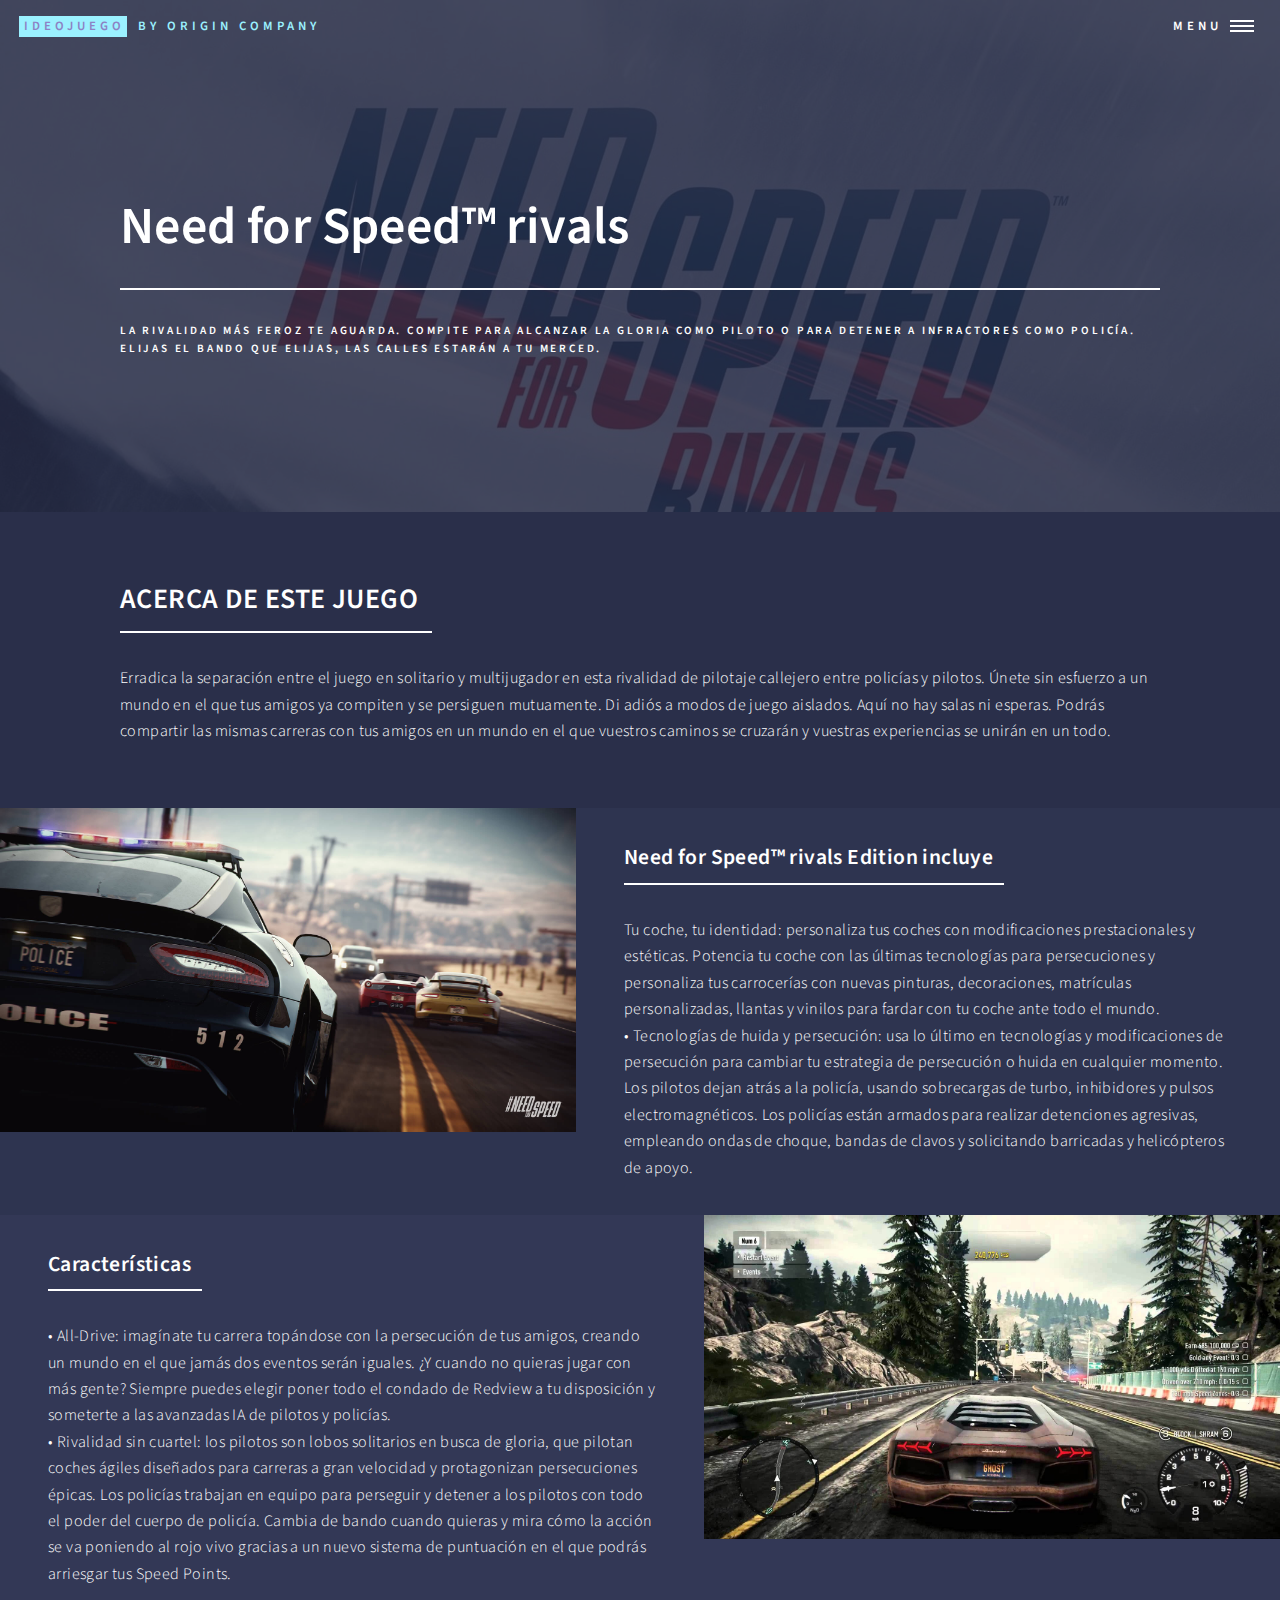
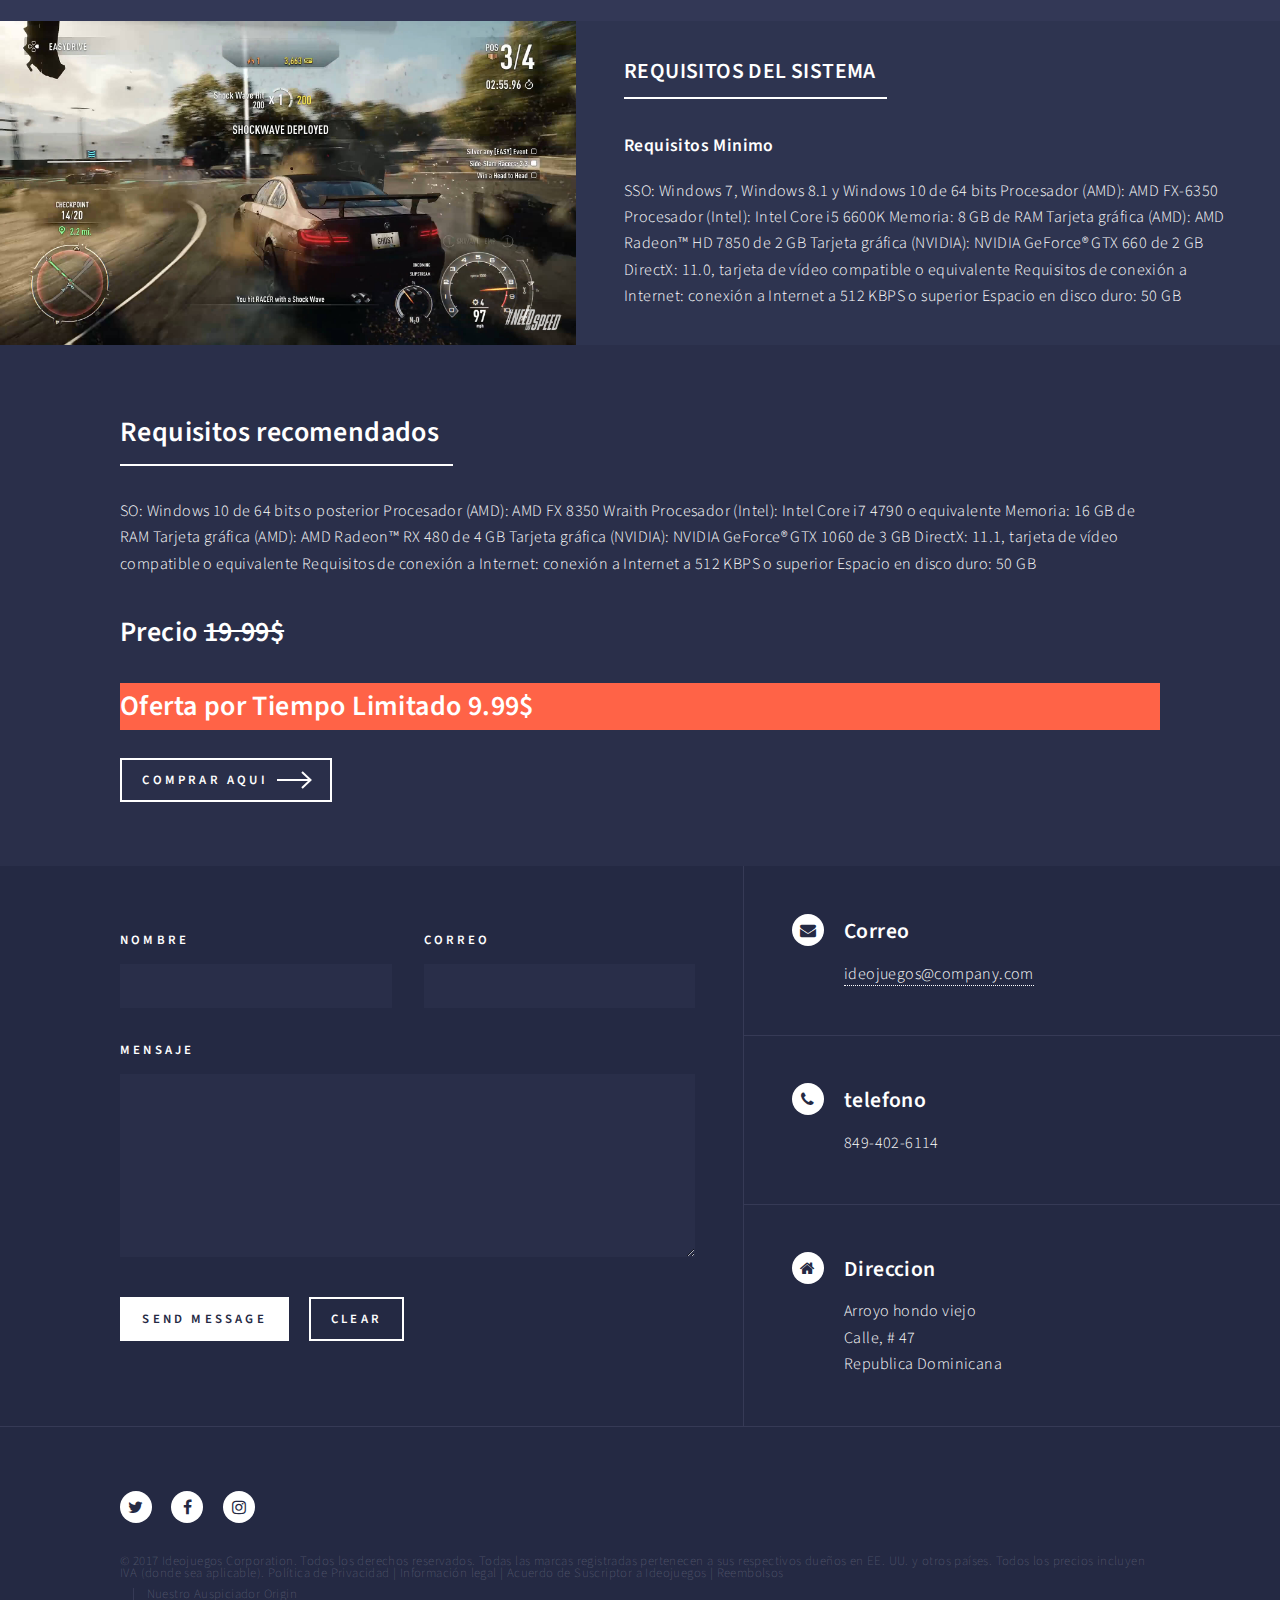
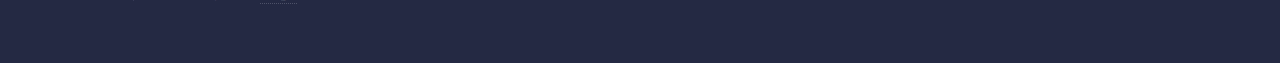
<file: Ideojuegos/landing3.html>
<!DOCTYPE HTML>

<html>
	<head>
		<title>Ideojuego</title>
		<meta charset="utf-8" />
		<meta name="viewport" content="width=device-width, initial-scale=1, user-scalable=no" />
		<!--[if lte IE 8]><script src="assets/js/ie/html5shiv.js"></script><![endif]-->
		<link rel="stylesheet" href="assets/css/main.css" />
		<!--[if lte IE 9]><link rel="stylesheet" href="assets/css/ie9.css" /><![endif]-->
		<!--[if lte IE 8]><link rel="stylesheet" href="assets/css/ie8.css" /><![endif]-->
	</head>
	<body>

		<!-- Wrapper -->
			<div id="wrapper">

				<!-- Header -->
				<!-- Note: The "styleN" class below should match that of the banner element. -->
					<header id="header" class="alt style2">
						<a href="index.html" class="logo"><strong>Ideojuego</strong> <span>by Origin Company</span></a>
						<nav>
							<a href="#menu">Menu</a>
						</nav>
					</header>

				<!-- Menu -->
					<nav id="menu">
						<ul class="links">
							<li><a href="index.html">Home</a></li>
						</ul>
						<ul class="actions vertical">
							<li><a href="#" class="button special fit">Registrarce</a></li>
							<li><a href="#" class="button fit">Iniciar Sesion</a></li>
						</ul>
					</nav>

				<!-- Banner -->
				<!-- Note: The "styleN" class below should match that of the header element. -->
					<section id="banner" class="">
						<div class="inner">
							<span class="image">
								<img src="images/pic13.jpg" alt="" />
							</span>
							<header class="major">
								<h1>Need for Speed™ rivals</h1>
							</header>
							<div class="content">
								<p>La rivalidad más feroz te aguarda.
										Compite para alcanzar la gloria como piloto o para detener a infractores como policía. Elijas el bando que elijas, las calles estarán a tu merced.</p>
							</div>
						</div>
					</section>

				<!-- Main -->
					<div id="main">

						<!-- One -->
							<section id="one">
								<div class="inner">
									<header class="major">
										<h2>ACERCA DE ESTE JUEGO</h2>
									</header>
									<p>Erradica la separación entre el juego en solitario y multijugador en esta rivalidad de pilotaje callejero entre policías y pilotos. Únete sin esfuerzo a un mundo en el que tus amigos ya compiten y se persiguen mutuamente. Di adiós a modos de juego aislados. Aquí no hay salas ni esperas. Podrás compartir las mismas carreras con tus amigos en un mundo en el que vuestros caminos se cruzarán y vuestras experiencias se unirán en un todo.</p>
								</div>
							</section>

						<!-- Two -->
							<section id="two" class="spotlights">
								<section>
									<a href="generic.html" class="image">
										<img src="images/pic14.jpg" alt="" data-position="center center" />
									</a>
									<div class="content">
										<div class="inner">
											<header class="major">
												<h3>Need for Speed™ rivals Edition incluye</h3>
											</header>
											<p>Tu coche, tu identidad: personaliza tus coches con modificaciones prestacionales y estéticas. Potencia tu coche con las últimas tecnologías para persecuciones y personaliza tus carrocerías con nuevas pinturas, decoraciones, matrículas personalizadas, llantas y vinilos para fardar con tu coche ante todo el mundo.
												<br/>
											• Tecnologías de huida y persecución: usa lo último en tecnologías y modificaciones de persecución para cambiar tu estrategia de persecución o huida en cualquier momento. Los pilotos dejan atrás a la policía, usando sobrecargas de turbo, inhibidores y pulsos electromagnéticos. Los policías están armados para realizar detenciones agresivas, empleando ondas de choque, bandas de clavos y solicitando barricadas y helicópteros de apoyo.
												</p>
											
										</div>
									</div>
								</section>
								<section>
									<a href="generic.html" class="image">
										<img src="images/pic15.jpg" alt="" data-position="top center" />
									</a>
									<div class="content">
										<div class="inner">
											<header class="major">
												<h3>Características</h3>
											</header>
											<p>• All-Drive: imagínate tu carrera topándose con la persecución de tus amigos, creando un mundo en el que jamás dos eventos serán iguales. ¿Y cuando no quieras jugar con más gente? Siempre puedes elegir poner todo el condado de Redview a tu disposición y someterte a las avanzadas IA de pilotos y policías.<br/>

											• Rivalidad sin cuartel: los pilotos son lobos solitarios en busca de gloria, que pilotan coches ágiles diseñados para carreras a gran velocidad y protagonizan persecuciones épicas. Los policías trabajan en equipo para perseguir y detener a los pilotos con todo el poder del cuerpo de policía. Cambia de bando cuando quieras y mira cómo la acción se va poniendo al rojo vivo gracias a un nuevo sistema de puntuación en el que podrás arriesgar tus Speed Points.<br/>

											
											
										</div>
									</div>
								</section>
								<section>
									<a href="generic.html" class="image">
										<img src="images/pic16.jpg" alt="" data-position="25% 25%" />
									</a>
									<div class="content">
										<div class="inner">
											<header class="major">
												<h3>REQUISITOS DEL SISTEMA</h3>
											</header>
											<h4>Requisitos Minimo</h4>
											<p>SSO: Windows 7, Windows 8.1 y Windows 10 de 64 bits
												Procesador (AMD): AMD FX-6350
												Procesador (Intel): Intel Core i5 6600K
												Memoria: 8 GB de RAM
												Tarjeta gráfica (AMD): AMD Radeon™ HD 7850 de 2 GB
												Tarjeta gráfica (NVIDIA): NVIDIA GeForce® GTX 660 de 2 GB
												DirectX: 11.0, tarjeta de vídeo compatible o equivalente
												Requisitos de conexión a Internet: conexión a Internet a 512 KBPS o superior
												Espacio en disco duro: 50 GB</p>
										</div>
									</div>
								</section>
							</section>

						<!-- Three -->
							<section id="three">
								<div class="inner">
									<header class="major">
										<h2>Requisitos recomendados</h2>
									</header>
									<p>SO: Windows 10 de 64 bits o posterior
										Procesador (AMD): AMD FX 8350 Wraith
										Procesador (Intel): Intel Core i7 4790 o equivalente
										Memoria: 16 GB de RAM
										Tarjeta gráfica (AMD): AMD Radeon™ RX 480 de 4 GB
										Tarjeta gráfica (NVIDIA): NVIDIA GeForce® GTX 1060 de 3 GB
										DirectX: 11.1, tarjeta de vídeo compatible o equivalente
										Requisitos de conexión a Internet: conexión a Internet a 512 KBPS o superior
										Espacio en disco duro: 50 GB</p>
									<ul class="actions">
										<h2>Precio <del>19.99$</del></h2> <h2  style="background-color:Tomato;"> Oferta por Tiempo Limitado 9.99$</h2>
										<li><a href="index.html" class="button next">Comprar Aqui</a></li>
									</ul>
								</div>
							</section>

					</div>

				<!-- Contact -->
					<section id="contact">
						<div class="inner">
							<section>
								<form method="post" action="#">
									<div class="field half first">
										<label for="name">Nombre</label>
										<input type="text" name="name" id="name" />
									</div>
									<div class="field half">
										<label for="email">Correo</label>
										<input type="text" name="email" id="email" />
									</div>
									<div class="field">
										<label for="message">Mensaje</label>
										<textarea name="message" id="message" rows="6"></textarea>
									</div>
									<ul class="actions">
										<li><input type="submit" value="Send Message" class="special" /></li>
										<li><input type="reset" value="Clear" /></li>
									</ul>
								</form>
							</section>
							<section class="split">
								<section>
									<div class="contact-method">
										<span class="icon alt fa-envelope"></span>
										<h3>Correo</h3>
										<a href="#">ideojuegos@company.com</a>
									</div>
								</section>
								<section>
									<div class="contact-method">
										<span class="icon alt fa-phone"></span>
										<h3>telefono</h3>
										<span>849-402-6114</span>
									</div>
								</section>
								<section>
									<div class="contact-method">
										<span class="icon alt fa-home"></span>
										<h3>Direccion</h3>
										<span>Arroyo hondo viejo<br />
										Calle, # 47<br />
										Republica Dominicana</span>
									</div>
								</section>
							</section>
						</div>
					</section>

				<!-- Footer -->
					<footer id="footer">
						<div class="inner">
							<ul class="icons">
								<li><a href="#" class="icon alt fa-twitter"><span class="label">Twitter</span></a></li>
								<li><a href="#" class="icon alt fa-facebook"><span class="label">Facebook</span></a></li>
								<li><a href="#" class="icon alt fa-instagram"><span class="label">Instagram</span></a></li>
								
							</ul>
							<ul class="copyright">
								<li>&copy;  2017 Ideojuegos Corporation. Todos los derechos reservados. Todas las marcas registradas pertenecen a sus respectivos dueños en EE. UU. y otros países.
										Todos los precios incluyen IVA (donde sea aplicable).   Política de Privacidad   |   Información legal   |   Acuerdo de Suscriptor a Ideojuegos   |  Reembolsos</li><li> Nuestro Auspiciador<a href="https://www.origin.com/mex/es-es/store">	Origin</a></li>
							</ul>
						</div>
					</footer>

			</div>

		<!-- Scripts -->
			<script src="assets/js/jquery.min.js"></script>
			<script src="assets/js/jquery.scrolly.min.js"></script>
			<script src="assets/js/jquery.scrollex.min.js"></script>
			<script src="assets/js/skel.min.js"></script>
			<script src="assets/js/util.js"></script>
			<!--[if lte IE 8]><script src="assets/js/ie/respond.min.js"></script><![endif]-->
			<script src="assets/js/main.js"></script>

	</body>
</html>
</file>
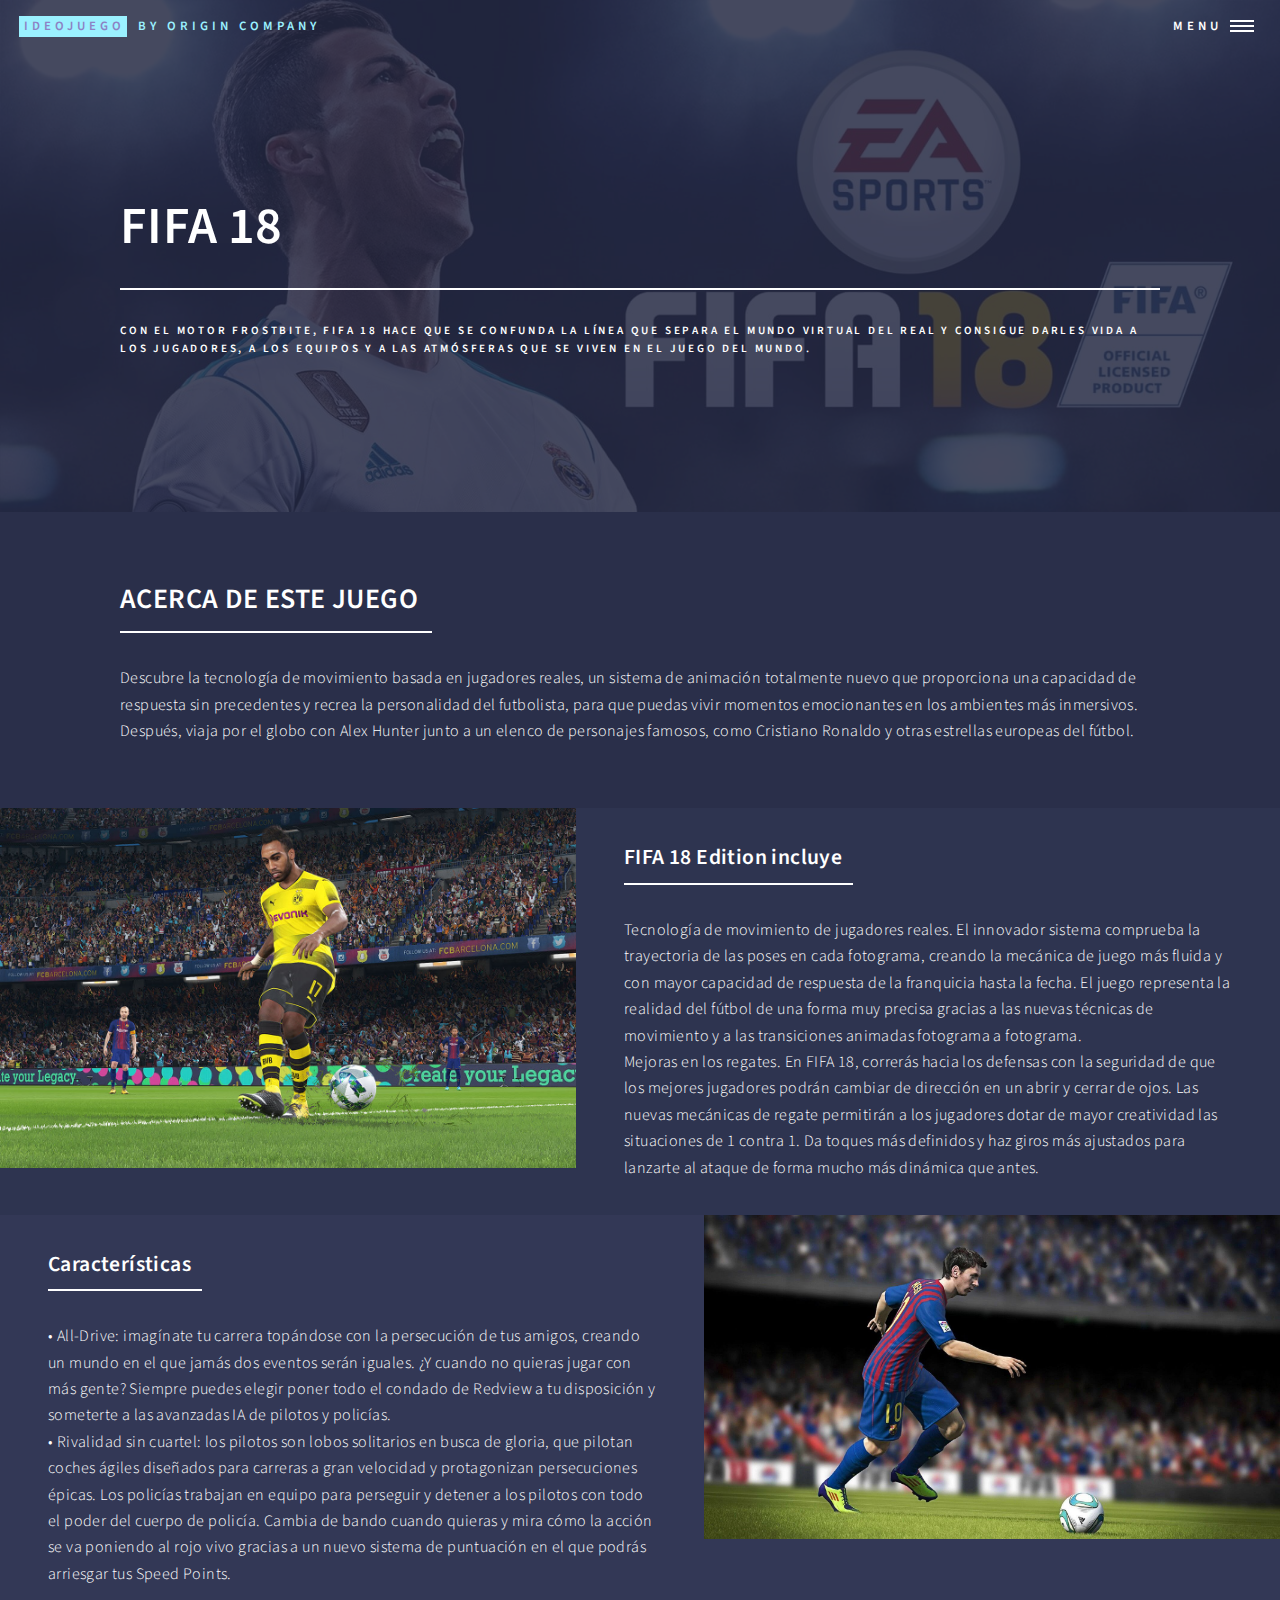
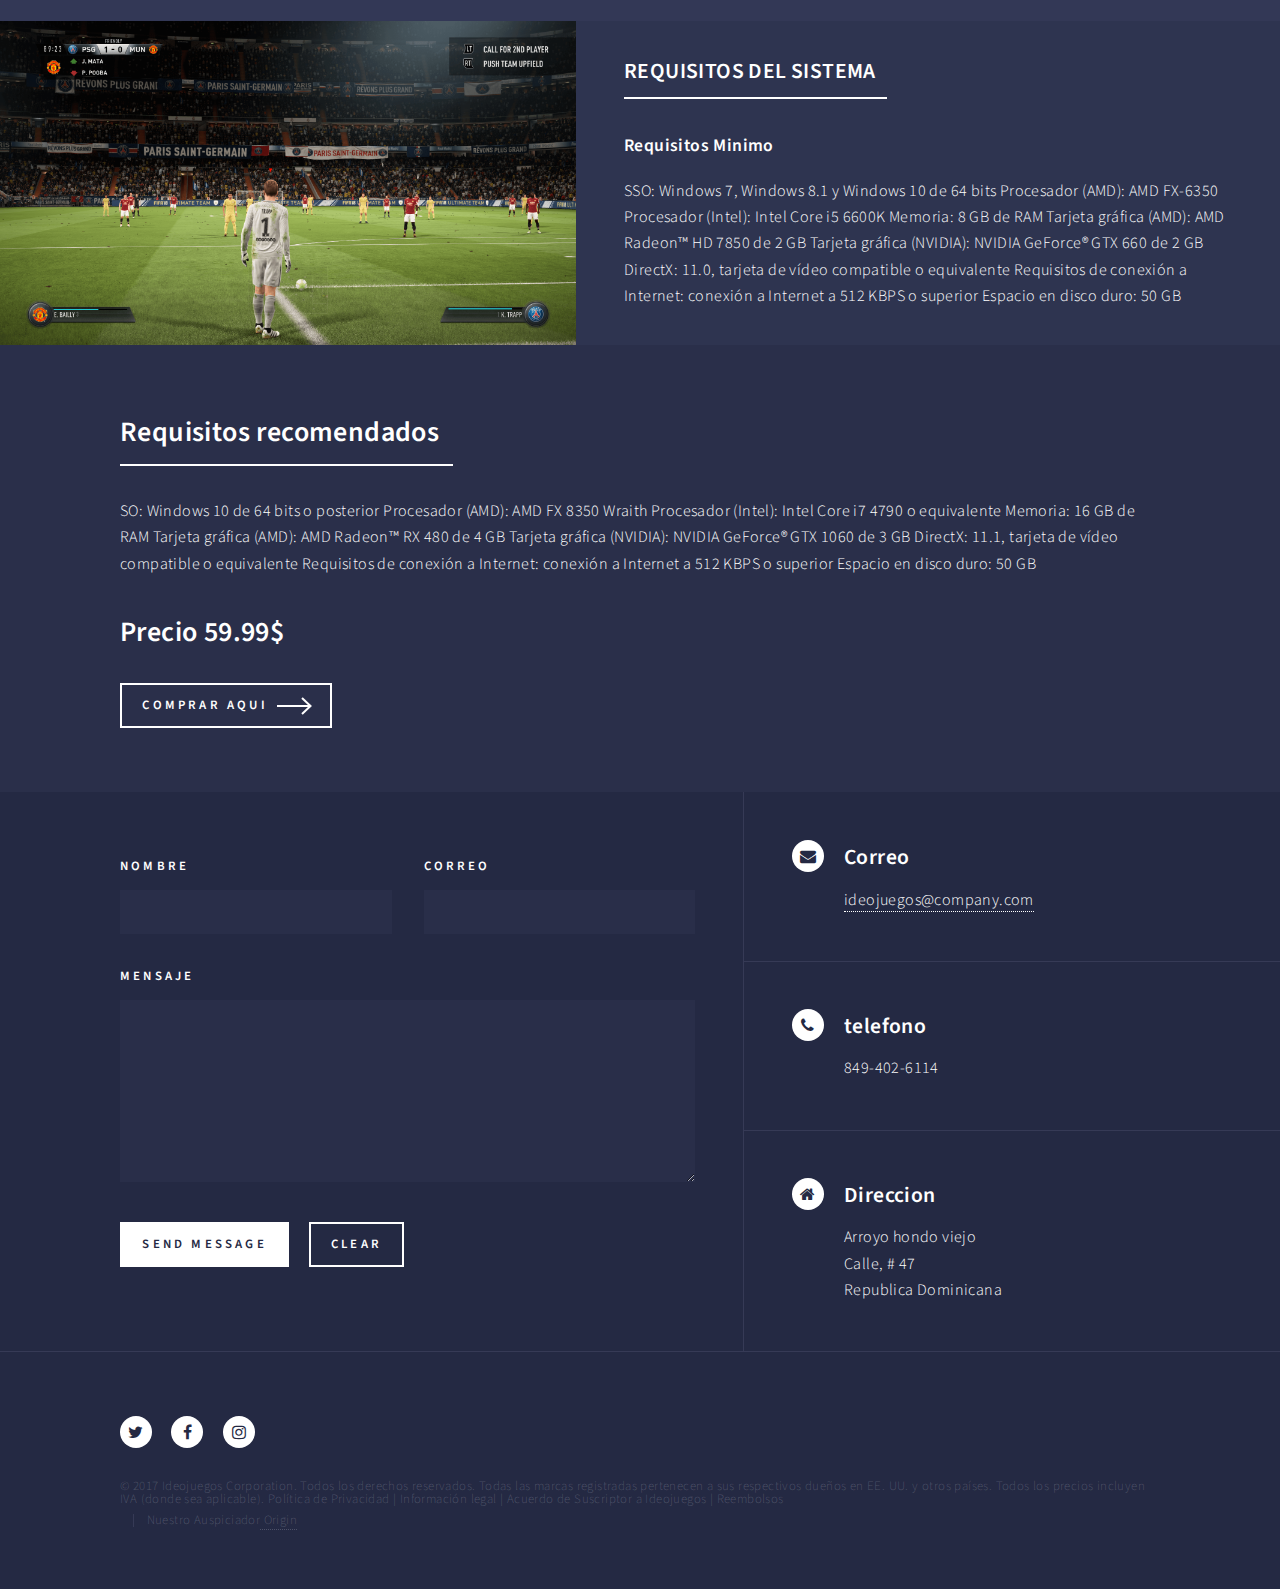
<file: Ideojuegos/landing4.html>
<!DOCTYPE HTML>

<html>
	<head>
		<title>Ideojuego</title>
		<meta charset="utf-8" />
		<meta name="viewport" content="width=device-width, initial-scale=1, user-scalable=no" />
		<!--[if lte IE 8]><script src="assets/js/ie/html5shiv.js"></script><![endif]-->
		<link rel="stylesheet" href="assets/css/main.css" />
		<!--[if lte IE 9]><link rel="stylesheet" href="assets/css/ie9.css" /><![endif]-->
		<!--[if lte IE 8]><link rel="stylesheet" href="assets/css/ie8.css" /><![endif]-->
	</head>
	<body>

		<!-- Wrapper -->
			<div id="wrapper">

				<!-- Header -->
				<!-- Note: The "styleN" class below should match that of the banner element. -->
					<header id="header" class="alt style2">
						<a href="index.html" class="logo"><strong>Ideojuego</strong> <span>by Origin Company</span></a>
						<nav>
							<a href="#menu">Menu</a>
						</nav>
					</header>

				<!-- Menu -->
					<nav id="menu">
						<ul class="links">
							<li><a href="index.html">Home</a></li>
						</ul>
						<ul class="actions vertical">
							<li><a href="#" class="button special fit">Registrarce</a></li>
							<li><a href="#" class="button fit">Iniciar Sesion</a></li>
						</ul>
					</nav>

				<!-- Banner -->
				<!-- Note: The "styleN" class below should match that of the header element. -->
					<section id="banner" class="">
						<div class="inner">
							<span class="image">
								<img src="images/pic18.jpg" alt="" />
							</span>
							<header class="major">
								<h1>FIFA 18</h1>
							</header>
							<div class="content">
								<p>Con el motor Frostbite, FIFA 18 hace que se confunda la línea que separa el mundo virtual del real y consigue darles vida a los jugadores, a los equipos y a las atmósferas que se viven en el juego del mundo. </p>
							</div>
						</div>
					</section>

				<!-- Main -->
					<div id="main">

						<!-- One -->
							<section id="one">
								<div class="inner">
									<header class="major">
										<h2>ACERCA DE ESTE JUEGO</h2>
									</header>
									<p>Descubre la tecnología de movimiento basada en jugadores reales, un sistema de animación totalmente nuevo que proporciona una capacidad de respuesta sin precedentes y recrea la personalidad del futbolista, para que puedas vivir momentos emocionantes en los ambientes más inmersivos. Después, viaja por el globo con Alex Hunter junto a un elenco de personajes famosos, como Cristiano Ronaldo y otras estrellas europeas del fútbol.</p>
								</div>
							</section>

						<!-- Two -->
							<section id="two" class="spotlights">
								<section>
									<a href="generic.html" class="image">
										<img src="images/pic19.jpg" alt="" data-position="center center" />
									</a>
									<div class="content">
										<div class="inner">
											<header class="major">
												<h3>FIFA 18 Edition incluye</h3>
											</header>
											<p>Tecnología de movimiento de jugadores reales. El innovador sistema comprueba la trayectoria de las poses en cada fotograma, creando la mecánica de juego más fluida y con mayor capacidad de respuesta de la franquicia hasta la fecha. El juego representa la realidad del fútbol de una forma muy precisa gracias a las nuevas técnicas de movimiento y a las transiciones animadas fotograma a fotograma.
												<br/>
											Mejoras en los regates. En FIFA 18, correrás hacia los defensas con la seguridad de que los mejores jugadores podrán cambiar de dirección en un abrir y cerrar de ojos. Las nuevas mecánicas de regate permitirán a los jugadores dotar de mayor creatividad las situaciones de 1 contra 1. Da toques más definidos y haz giros más ajustados para lanzarte al ataque de forma mucho más dinámica que antes.
												</p>
											
										</div>
									</div>
								</section>
								<section>
									<a href="generic.html" class="image">
										<img src="images/pic20.jpg" alt="" data-position="top center" />
									</a>
									<div class="content">
										<div class="inner">
											<header class="major">
												<h3>Características</h3>
											</header>
											<p>• All-Drive: imagínate tu carrera topándose con la persecución de tus amigos, creando un mundo en el que jamás dos eventos serán iguales. ¿Y cuando no quieras jugar con más gente? Siempre puedes elegir poner todo el condado de Redview a tu disposición y someterte a las avanzadas IA de pilotos y policías.<br/>

											• Rivalidad sin cuartel: los pilotos son lobos solitarios en busca de gloria, que pilotan coches ágiles diseñados para carreras a gran velocidad y protagonizan persecuciones épicas. Los policías trabajan en equipo para perseguir y detener a los pilotos con todo el poder del cuerpo de policía. Cambia de bando cuando quieras y mira cómo la acción se va poniendo al rojo vivo gracias a un nuevo sistema de puntuación en el que podrás arriesgar tus Speed Points.<br/>

											
											
										</div>
									</div>
								</section>
								<section>
									<a href="generic.html" class="image">
										<img src="images/pic21.jpg" alt="" data-position="25% 25%" />
									</a>
									<div class="content">
										<div class="inner">
											<header class="major">
												<h3>REQUISITOS DEL SISTEMA</h3>
											</header>
											<h4>Requisitos Minimo</h4>
											<p>SSO: Windows 7, Windows 8.1 y Windows 10 de 64 bits
												Procesador (AMD): AMD FX-6350
												Procesador (Intel): Intel Core i5 6600K
												Memoria: 8 GB de RAM
												Tarjeta gráfica (AMD): AMD Radeon™ HD 7850 de 2 GB
												Tarjeta gráfica (NVIDIA): NVIDIA GeForce® GTX 660 de 2 GB
												DirectX: 11.0, tarjeta de vídeo compatible o equivalente
												Requisitos de conexión a Internet: conexión a Internet a 512 KBPS o superior
												Espacio en disco duro: 50 GB</p>
										</div>
									</div>
								</section>
							</section>

						<!-- Three -->
							<section id="three">
								<div class="inner">
									<header class="major">
										<h2>Requisitos recomendados</h2>
									</header>
									<p>SO: Windows 10 de 64 bits o posterior
										Procesador (AMD): AMD FX 8350 Wraith
										Procesador (Intel): Intel Core i7 4790 o equivalente
										Memoria: 16 GB de RAM
										Tarjeta gráfica (AMD): AMD Radeon™ RX 480 de 4 GB
										Tarjeta gráfica (NVIDIA): NVIDIA GeForce® GTX 1060 de 3 GB
										DirectX: 11.1, tarjeta de vídeo compatible o equivalente
										Requisitos de conexión a Internet: conexión a Internet a 512 KBPS o superior
										Espacio en disco duro: 50 GB</p>
									<ul class="actions">
										<h2>Precio 59.99$</h2>
										<li><a href="index.html" class="button next">Comprar Aqui</a></li>
									</ul>
								</div>
							</section>

					</div>

				<!-- Contact -->
					<section id="contact">
						<div class="inner">
							<section>
								<form method="post" action="#">
									<div class="field half first">
										<label for="name">Nombre</label>
										<input type="text" name="name" id="name" />
									</div>
									<div class="field half">
										<label for="email">Correo</label>
										<input type="text" name="email" id="email" />
									</div>
									<div class="field">
										<label for="message">Mensaje</label>
										<textarea name="message" id="message" rows="6"></textarea>
									</div>
									<ul class="actions">
										<li><input type="submit" value="Send Message" class="special" /></li>
										<li><input type="reset" value="Clear" /></li>
									</ul>
								</form>
							</section>
							<section class="split">
								<section>
									<div class="contact-method">
										<span class="icon alt fa-envelope"></span>
										<h3>Correo</h3>
										<a href="#">ideojuegos@company.com</a>
									</div>
								</section>
								<section>
									<div class="contact-method">
										<span class="icon alt fa-phone"></span>
										<h3>telefono</h3>
										<span>849-402-6114</span>
									</div>
								</section>
								<section>
									<div class="contact-method">
										<span class="icon alt fa-home"></span>
										<h3>Direccion</h3>
										<span>Arroyo hondo viejo<br />
										Calle, # 47<br />
										Republica Dominicana</span>
									</div>
								</section>
							</section>
						</div>
					</section>

				<!-- Footer -->
					<footer id="footer">
						<div class="inner">
							<ul class="icons">
								<li><a href="#" class="icon alt fa-twitter"><span class="label">Twitter</span></a></li>
								<li><a href="#" class="icon alt fa-facebook"><span class="label">Facebook</span></a></li>
								<li><a href="#" class="icon alt fa-instagram"><span class="label">Instagram</span></a></li>
								
							</ul>
							<ul class="copyright">
								<li>&copy;  2017 Ideojuegos Corporation. Todos los derechos reservados. Todas las marcas registradas pertenecen a sus respectivos dueños en EE. UU. y otros países.
										Todos los precios incluyen IVA (donde sea aplicable).   Política de Privacidad   |   Información legal   |   Acuerdo de Suscriptor a Ideojuegos   |  Reembolsos</li><li> Nuestro Auspiciador<a href="https://www.origin.com/mex/es-es/store">	Origin</a></li>
							</ul>
						</div>
					</footer>

			</div>

		<!-- Scripts -->
			<script src="assets/js/jquery.min.js"></script>
			<script src="assets/js/jquery.scrolly.min.js"></script>
			<script src="assets/js/jquery.scrollex.min.js"></script>
			<script src="assets/js/skel.min.js"></script>
			<script src="assets/js/util.js"></script>
			<!--[if lte IE 8]><script src="assets/js/ie/respond.min.js"></script><![endif]-->
			<script src="assets/js/main.js"></script>

	</body>
</html>
</file>
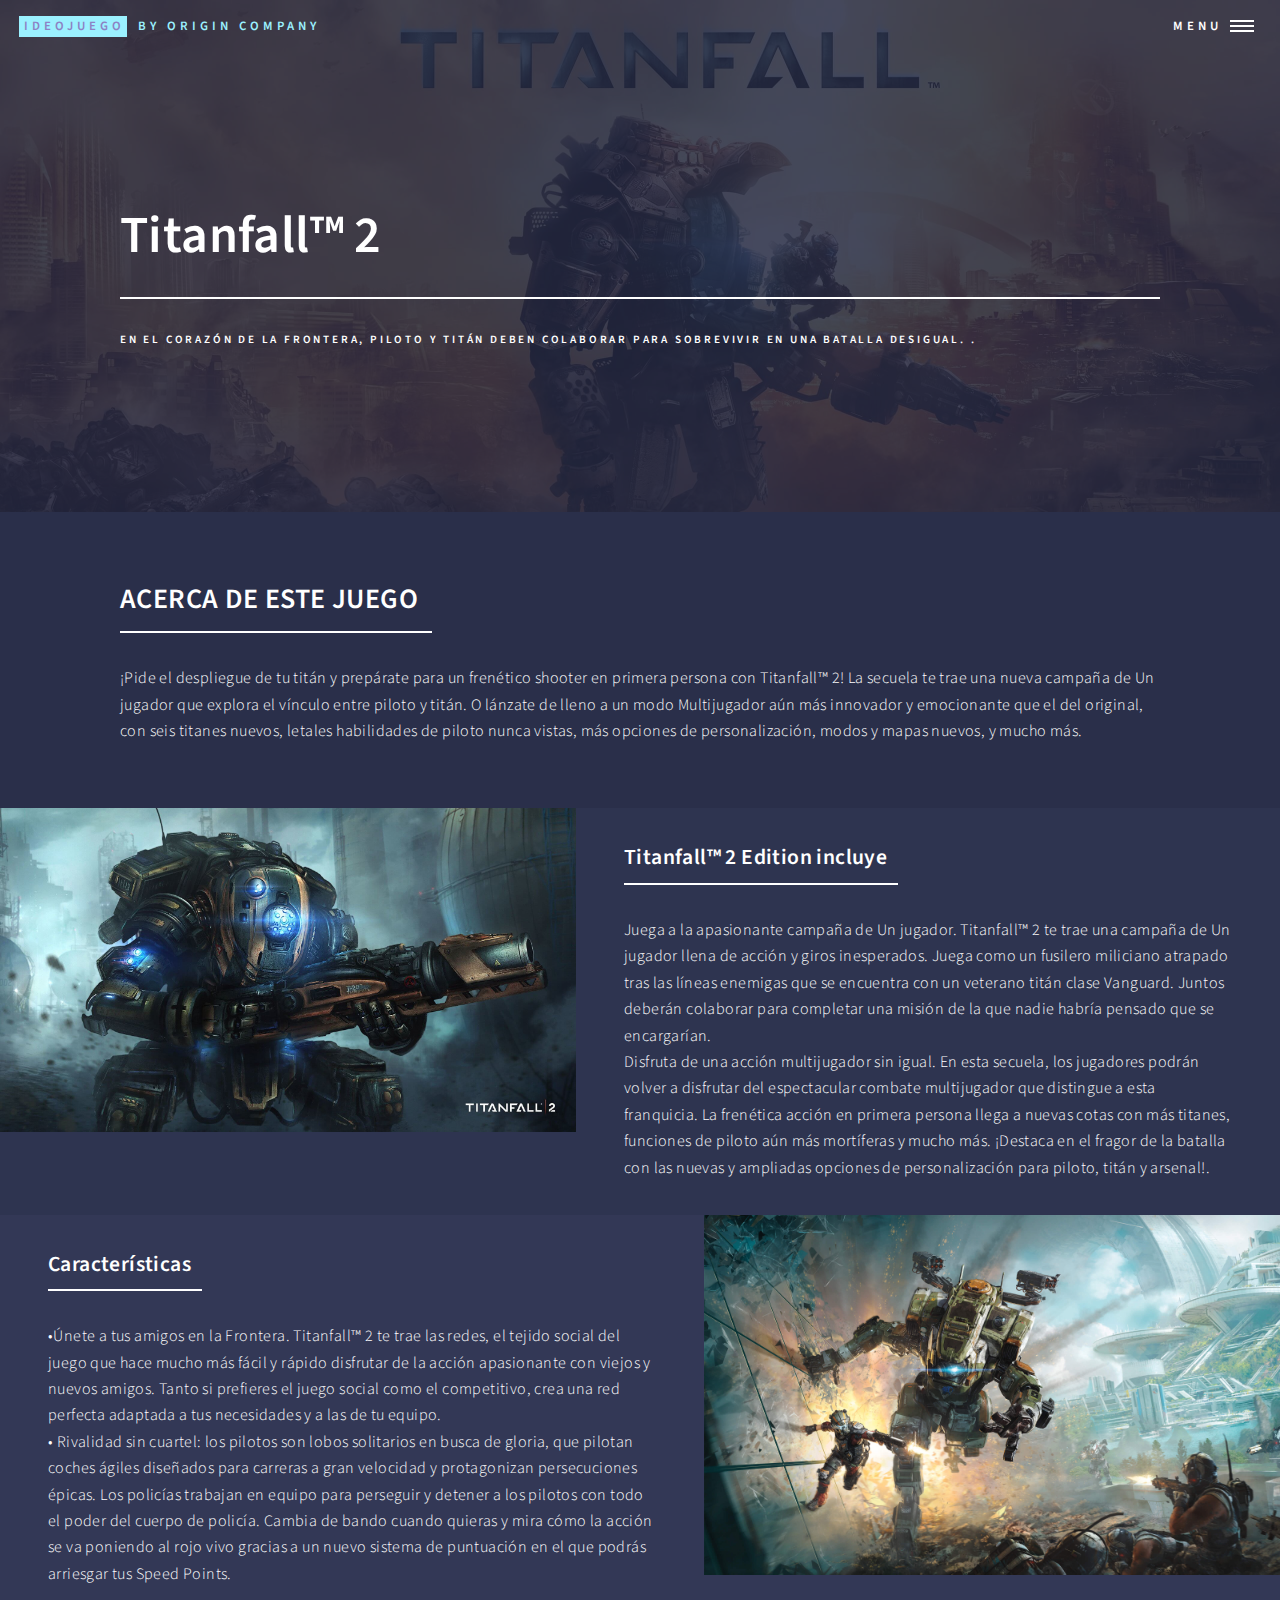
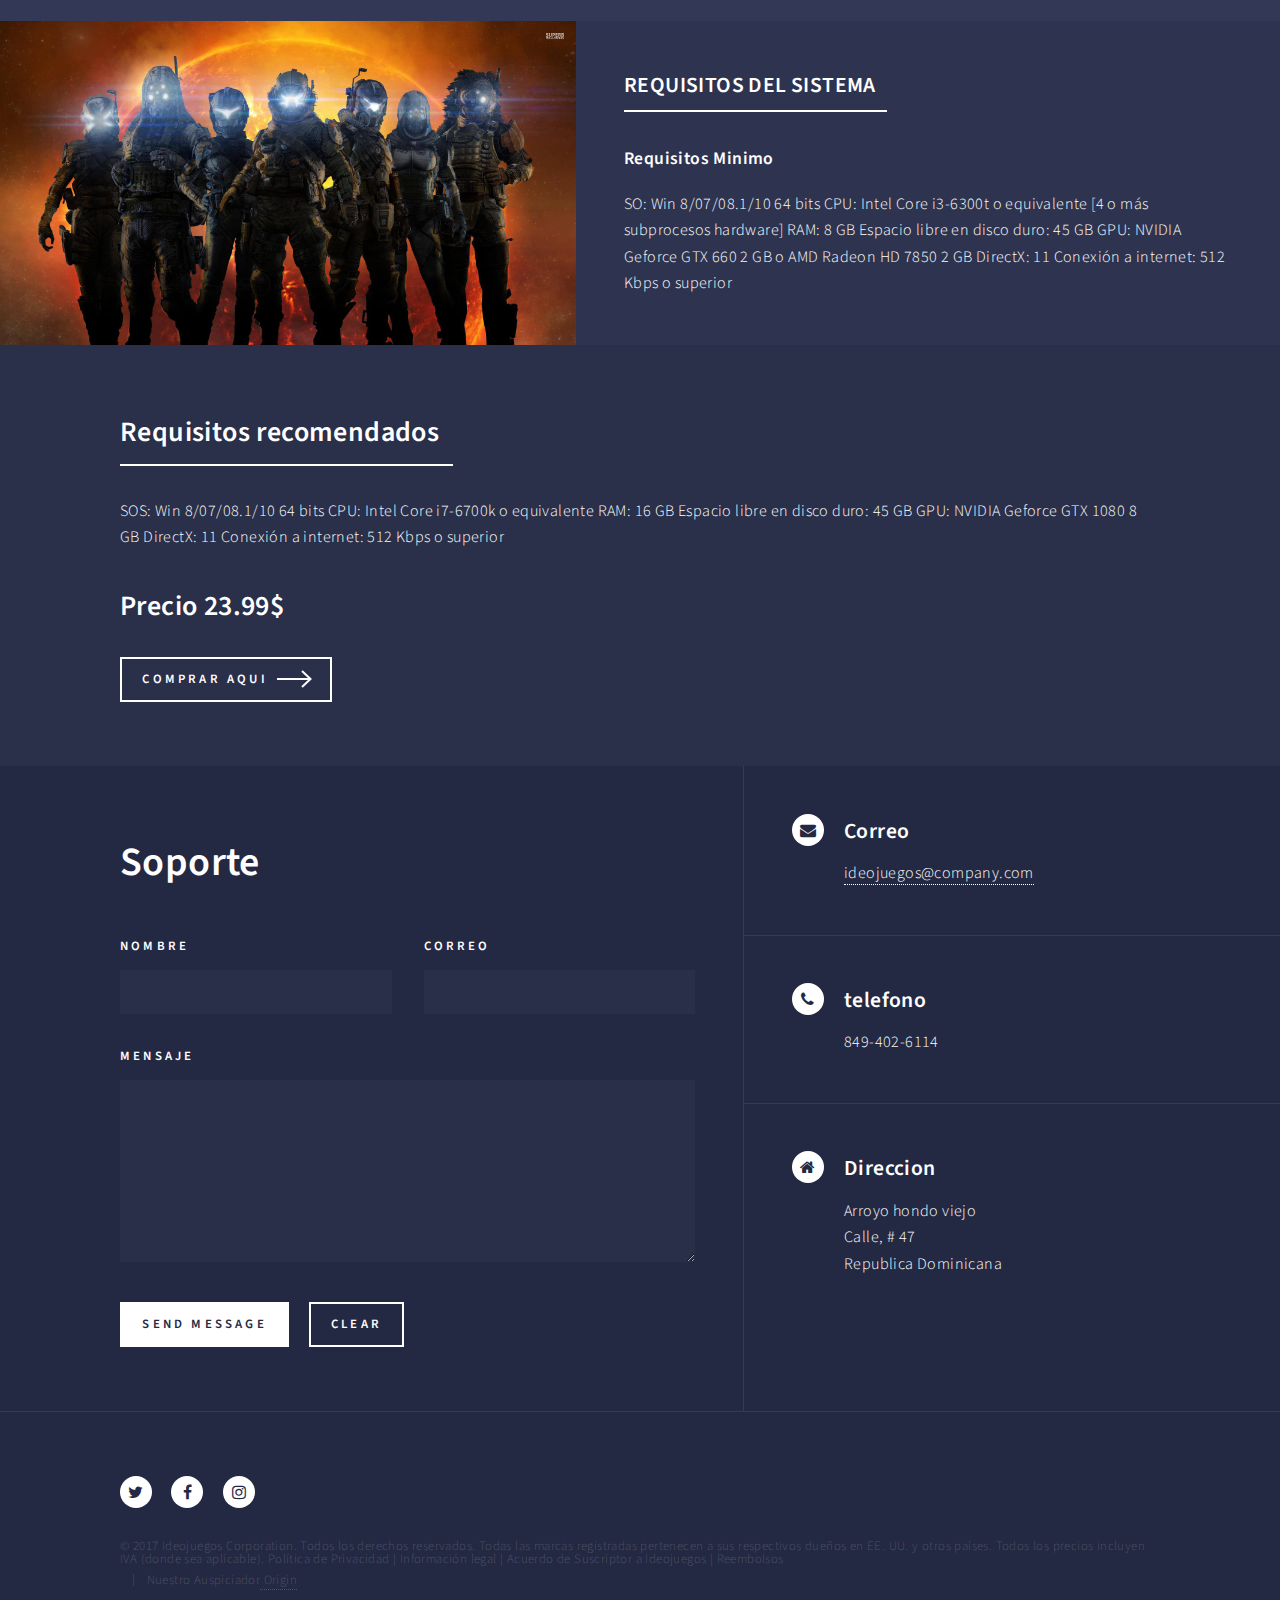
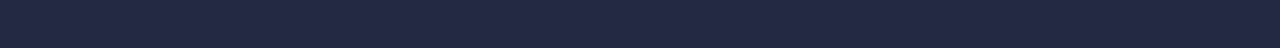
<file: Ideojuegos/landing5.html>
<!DOCTYPE HTML>

<html>
	<head>
		<title>Ideojuego</title>
		<meta charset="utf-8" />
		<meta name="viewport" content="width=device-width, initial-scale=1, user-scalable=no" />
		<!--[if lte IE 8]><script src="assets/js/ie/html5shiv.js"></script><![endif]-->
		<link rel="stylesheet" href="assets/css/main.css" />
		<!--[if lte IE 9]><link rel="stylesheet" href="assets/css/ie9.css" /><![endif]-->
		<!--[if lte IE 8]><link rel="stylesheet" href="assets/css/ie8.css" /><![endif]-->
	</head>
	<body>

		<!-- Wrapper -->
			<div id="wrapper">

				<!-- Header -->
				<!-- Note: The "styleN" class below should match that of the banner element. -->
					<header id="header" class="alt style2">
						<a href="index.html" class="logo"><strong>Ideojuego</strong> <span>by Origin Company</span></a>
						<nav>
							<a href="#menu">Menu</a>
						</nav>
					</header>

				<!-- Menu -->
					<nav id="menu">
						<ul class="links">
							<li><a href="index.html">Home</a></li>
						</ul>
						<ul class="actions vertical">
							<li><a href="#" class="button special fit">Registrarce</a></li>
							<li><a href="#" class="button fit">Iniciar Sesion</a></li>
						</ul>
					</nav>

				<!-- Banner -->
				<!-- Note: The "styleN" class below should match that of the header element. -->
					<section id="banner" class="">
						<div class="inner">
							<span class="image">
								<img src="images/pic23.jpg" alt="" />
							</span>
							<header class="major">
								<h1>Titanfall™ 2</h1>
							</header>
							<div class="content">
								<p>En el corazón de la Frontera, piloto y titán deben colaborar para sobrevivir en una batalla desigual.
										.</p>
							</div>
						</div>
					</section>

				<!-- Main -->
					<div id="main">

						<!-- One -->
							<section id="one">
								<div class="inner">
									<header class="major">
										<h2>ACERCA DE ESTE JUEGO</h2>
									</header>
									<p>¡Pide el despliegue de tu titán y prepárate para un frenético shooter en primera persona con Titanfall™ 2! La secuela te trae una nueva campaña de Un jugador que explora el vínculo entre piloto y titán. O lánzate de lleno a un modo Multijugador aún más innovador y emocionante que el del original, con seis titanes nuevos, letales habilidades de piloto nunca vistas, más opciones de personalización, modos y mapas nuevos, y mucho más. </p>
								</div>
							</section>

						<!-- Two -->
							<section id="two" class="spotlights">
								<section>
									<a href="generic.html" class="image">
										<img src="images/pic24.jpg" alt="" data-position="center center" />
									</a>
									<div class="content">
										<div class="inner">
											<header class="major">
												<h3>Titanfall™ 2 Edition incluye</h3>
											</header>
											<p>Juega a la apasionante campaña de Un jugador. Titanfall™ 2 te trae una campaña de Un jugador llena de acción y giros inesperados. Juega como un fusilero miliciano atrapado tras las líneas enemigas que se encuentra con un veterano titán clase Vanguard. Juntos deberán colaborar para completar una misión de la que nadie habría pensado que se encargarían. 
												<br/>
											Disfruta de una acción multijugador sin igual. En esta secuela, los jugadores podrán volver a disfrutar del espectacular combate multijugador que distingue a esta franquicia. La frenética acción en primera persona llega a nuevas cotas con más titanes, funciones de piloto aún más mortíferas y mucho más. ¡Destaca en el fragor de la batalla con las nuevas y ampliadas opciones de personalización para piloto, titán y arsenal!.
												</p>
											
										</div>
									</div>
								</section>
								<section>
									<a href="generic.html" class="image">
										<img src="images/pic25.jpg" alt="" data-position="top center" />
									</a>
									<div class="content">
										<div class="inner">
											<header class="major">
												<h3>Características</h3>
											</header>
											<p>•Únete a tus amigos en la Frontera. Titanfall™ 2 te trae las redes, el tejido social del juego que hace mucho más fácil y rápido disfrutar de la acción apasionante con viejos y nuevos amigos. Tanto si prefieres el juego social como el competitivo, crea una red perfecta adaptada a tus necesidades y a las de tu equipo. <br/>

											• Rivalidad sin cuartel: los pilotos son lobos solitarios en busca de gloria, que pilotan coches ágiles diseñados para carreras a gran velocidad y protagonizan persecuciones épicas. Los policías trabajan en equipo para perseguir y detener a los pilotos con todo el poder del cuerpo de policía. Cambia de bando cuando quieras y mira cómo la acción se va poniendo al rojo vivo gracias a un nuevo sistema de puntuación en el que podrás arriesgar tus Speed Points.<br/>

											
											
										</div>
									</div>
								</section>
								<section>
									<a href="generic.html" class="image">
										<img src="images/pic26.jpg" alt="" data-position="25% 25%" />
									</a>
									<div class="content">
										<div class="inner">
											<header class="major">
												<h3>REQUISITOS DEL SISTEMA</h3>
											</header>
											<h4>Requisitos Minimo</h4>
											<p>SO: Win 8/07/08.1/10 64 bits
												CPU: Intel Core i3-6300t o equivalente [4 o más subprocesos hardware]
												RAM: 8 GB
												Espacio libre en disco duro: 45 GB
												GPU: NVIDIA Geforce GTX 660 2 GB o AMD Radeon HD 7850 2 GB
												DirectX: 11
												Conexión a internet: 512 Kbps o superior</p>
										</div>
									</div>
								</section>
							</section>

						<!-- Three -->
							<section id="three">
								<div class="inner">
									<header class="major">
										<h2>Requisitos recomendados</h2>
									</header>
									<p>SOS: Win 8/07/08.1/10 64 bits
									CPU: Intel Core i7-6700k o equivalente
									RAM: 16 GB
									Espacio libre en disco duro: 45 GB
									GPU: NVIDIA Geforce GTX 1080 8 GB
									DirectX: 11
									Conexión a internet: 512 Kbps o superior</p>
									<ul class="actions">
										<h2>Precio 23.99$</h2>
										<li><a href="index.html" class="button next">Comprar Aqui</a></li>
									</ul>
								</div>
							</section>

					</div>

				<!-- Contact -->
					<section id="contact">
						<div class="inner">
							<section>
								<h1>Soporte</h1>
								<form method="post" action="#">
									<div class="field half first">
										<label for="name">Nombre</label>
										<input type="text" name="name" id="name" />
									</div>
									<div class="field half">
										<label for="email">Correo</label>
										<input type="text" name="email" id="email" />
									</div>
									<div class="field">
										<label for="message">Mensaje</label>
										<textarea name="message" id="message" rows="6"></textarea>
									</div>
									<ul class="actions">
										<li><input type="submit" value="Send Message" class="special" /></li>
										<li><input type="reset" value="Clear" /></li>
									</ul>
								</form>
							</section>
							<section class="split">
								<section>
									<div class="contact-method">
										<span class="icon alt fa-envelope"></span>
										<h3>Correo</h3>
										<a href="#">ideojuegos@company.com</a>
									</div>
								</section>
								<section>
									<div class="contact-method">
										<span class="icon alt fa-phone"></span>
										<h3>telefono</h3>
										<span>849-402-6114</span>
									</div>
								</section>
								<section>
									<div class="contact-method">
										<span class="icon alt fa-home"></span>
										<h3>Direccion</h3>
										<span>Arroyo hondo viejo<br />
										Calle, # 47<br />
										Republica Dominicana</span>
									</div>
								</section>
							</section>
						</div>
					</section>

				<!-- Footer -->
					<footer id="footer">
						<div class="inner">
							<ul class="icons">
								<li><a href="#" class="icon alt fa-twitter"><span class="label">Twitter</span></a></li>
								<li><a href="#" class="icon alt fa-facebook"><span class="label">Facebook</span></a></li>
								<li><a href="#" class="icon alt fa-instagram"><span class="label">Instagram</span></a></li>
								
							</ul>
							<ul class="copyright">
								<li>&copy;  2017 Ideojuegos Corporation. Todos los derechos reservados. Todas las marcas registradas pertenecen a sus respectivos dueños en EE. UU. y otros países.
										Todos los precios incluyen IVA (donde sea aplicable).   Política de Privacidad   |   Información legal   |   Acuerdo de Suscriptor a Ideojuegos   |  Reembolsos</li><li> Nuestro Auspiciador<a href="https://www.origin.com/mex/es-es/store">	Origin</a></li>
							</ul>
						</div>
					</footer>

			</div>

		<!-- Scripts -->
			<script src="assets/js/jquery.min.js"></script>
			<script src="assets/js/jquery.scrolly.min.js"></script>
			<script src="assets/js/jquery.scrollex.min.js"></script>
			<script src="assets/js/skel.min.js"></script>
			<script src="assets/js/util.js"></script>
			<!--[if lte IE 8]><script src="assets/js/ie/respond.min.js"></script><![endif]-->
			<script src="assets/js/main.js"></script>

	</body>
</html>
</file>
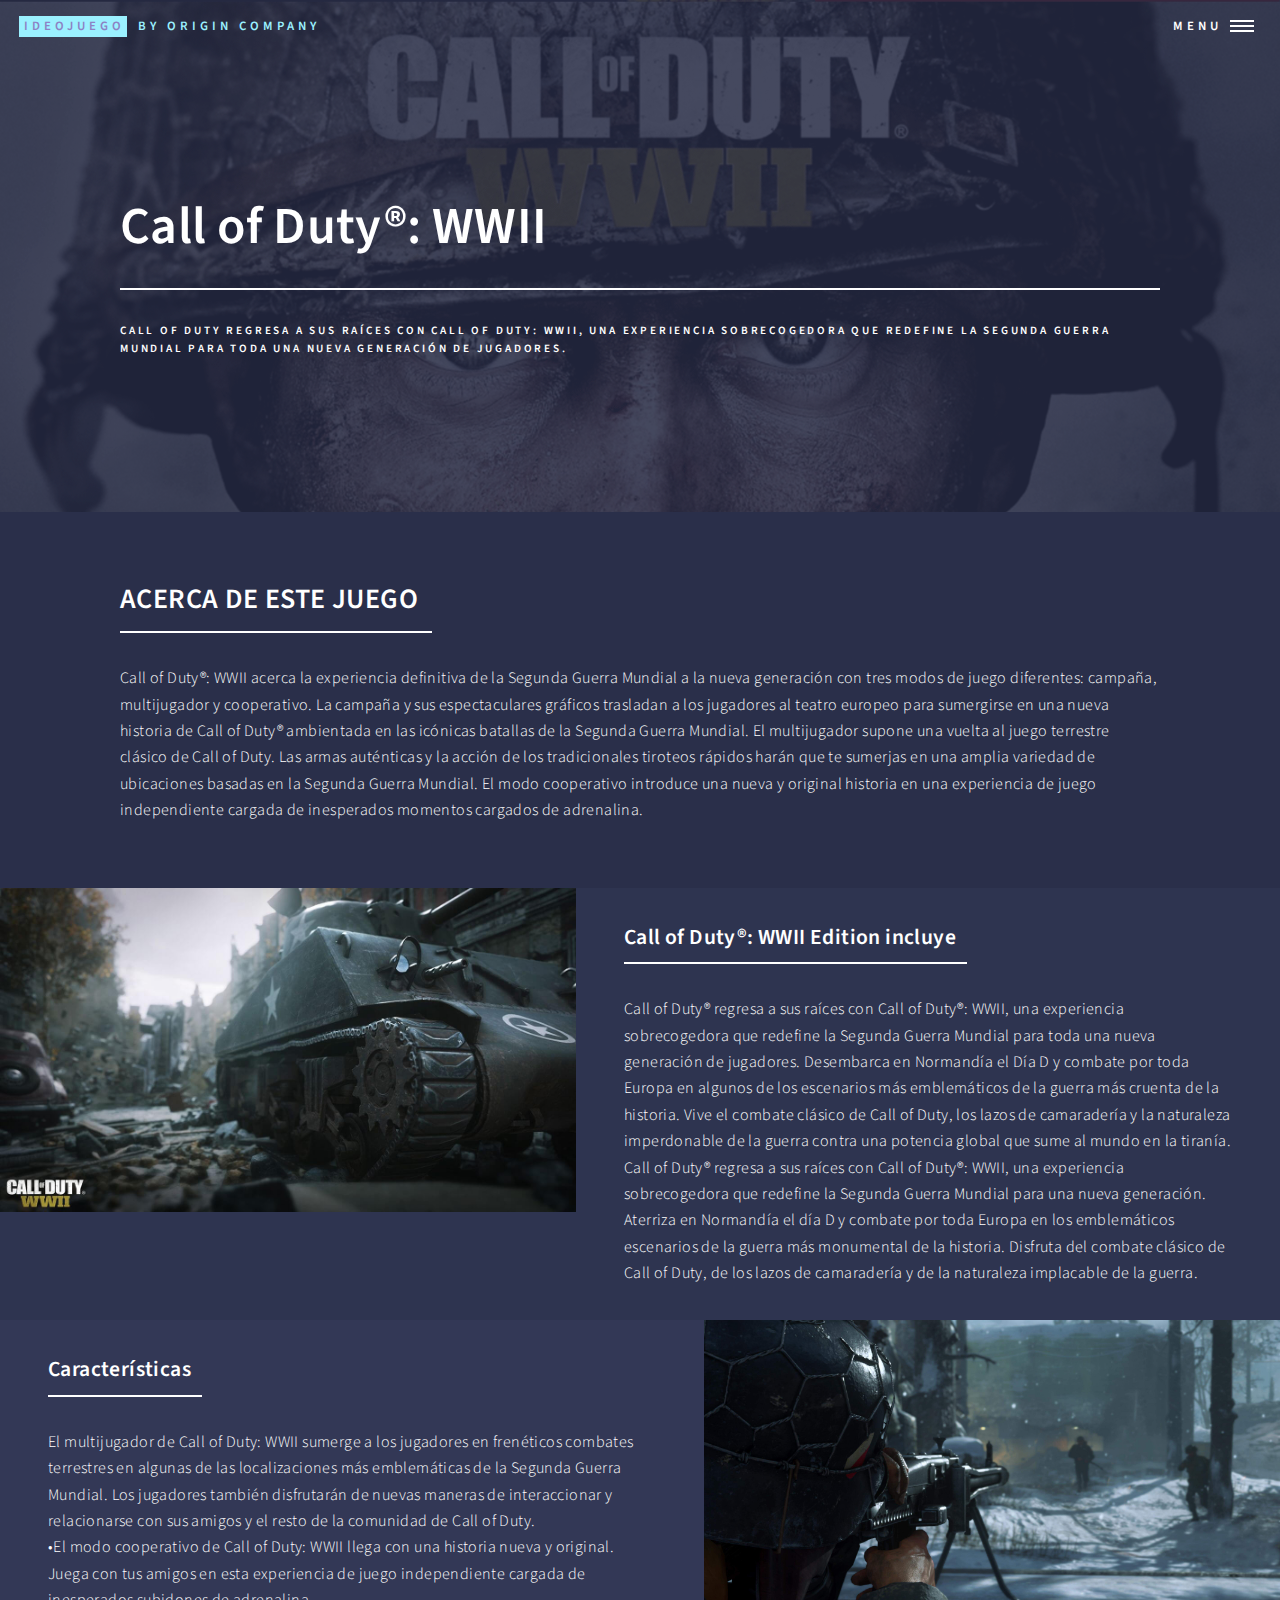
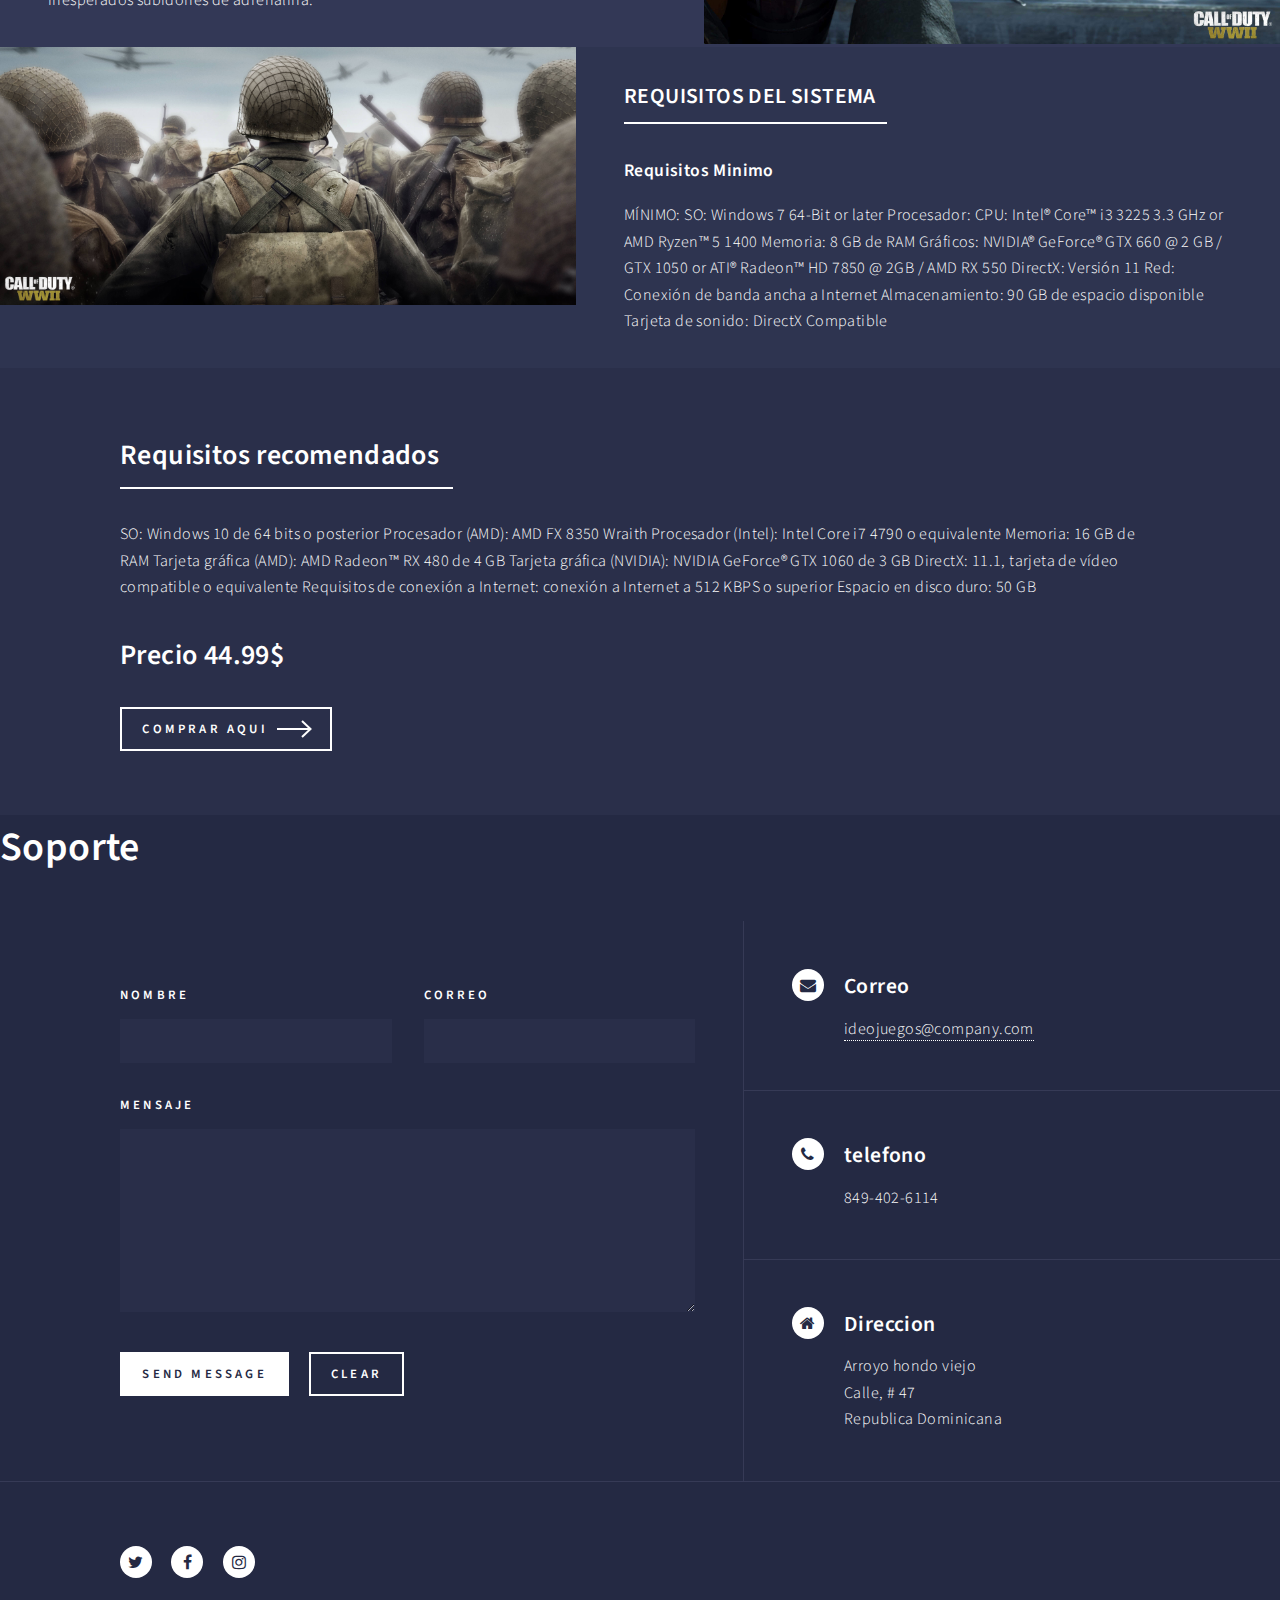
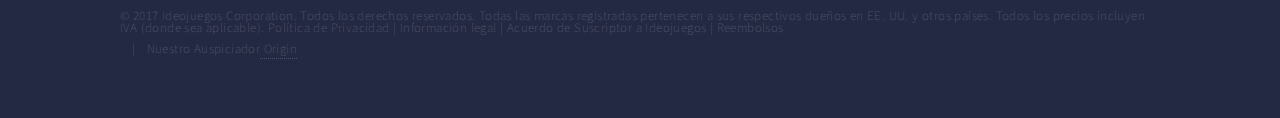
<file: Ideojuegos/landing6.html>
<!DOCTYPE HTML>

<html>
	<head>
		<title>Ideojuego</title>
		<meta charset="utf-8" />
		<meta name="viewport" content="width=device-width, initial-scale=1, user-scalable=no" />
		<!--[if lte IE 8]><script src="assets/js/ie/html5shiv.js"></script><![endif]-->
		<link rel="stylesheet" href="assets/css/main.css" />
		<!--[if lte IE 9]><link rel="stylesheet" href="assets/css/ie9.css" /><![endif]-->
		<!--[if lte IE 8]><link rel="stylesheet" href="assets/css/ie8.css" /><![endif]-->
	</head>
	<body>

		<!-- Wrapper -->
			<div id="wrapper">

				<!-- Header -->
				<!-- Note: The "styleN" class below should match that of the banner element. -->
					<header id="header" class="alt style2">
						<a href="index.html" class="logo"><strong>Ideojuego</strong> <span>by Origin Company</span></a>
						<nav>
							<a href="#menu">Menu</a>
						</nav>
					</header>

				<!-- Menu -->
					<nav id="menu">
						<ul class="links">
							<li><a href="index.html">Home</a></li>
						</ul>
						<ul class="actions vertical">
							<li><a href="#" class="button special fit">Registrarce</a></li>
							<li><a href="#" class="button fit">Iniciar Sesion</a></li>
						</ul>
					</nav>

				<!-- Banner -->
				<!-- Note: The "styleN" class below should match that of the header element. -->
					<section id="banner" class="">
						<div class="inner">
							<span class="image">
								<img src="images/pic29.jpg" alt="" />
							</span>
							<header class="major">
								<h1>Call of Duty®: WWII</h1>
							</header>
							<div class="content">
								<p>Call of Duty regresa a sus raíces con Call of Duty: WWII, una experiencia sobrecogedora que redefine la Segunda Guerra Mundial para toda una nueva generación de jugadores. </p>
							</div>
						</div>
					</section>

				<!-- Main -->
					<div id="main">

						<!-- One -->
							<section id="one">
								<div class="inner">
									<header class="major">
										<h2>ACERCA DE ESTE JUEGO</h2>
									</header>
									<p>Call of Duty®: WWII acerca la experiencia definitiva de la Segunda Guerra Mundial a la nueva generación con tres modos de juego diferentes: campaña, multijugador y cooperativo. La campaña y sus espectaculares gráficos trasladan a los jugadores al teatro europeo para sumergirse en una nueva historia de Call of Duty® ambientada en las icónicas batallas de la Segunda Guerra Mundial. El multijugador supone una vuelta al juego terrestre clásico de Call of Duty. Las armas auténticas y la acción de los tradicionales tiroteos rápidos harán que te sumerjas en una amplia variedad de ubicaciones basadas en la Segunda Guerra Mundial. El modo cooperativo introduce una nueva y original historia en una experiencia de juego independiente cargada de inesperados momentos cargados de adrenalina.</p>
								</div>
							</section>

						<!-- Two -->
							<section id="two" class="spotlights">
								<section>
									<a href="generic.html" class="image">
										<img src="images/pic28.jpg" alt="" data-position="center center" />
									</a>
									<div class="content">
										<div class="inner">
											<header class="major">
												<h3>Call of Duty®: WWII Edition incluye</h3>
											</header>
											<p>Call of Duty® regresa a sus raíces con Call of Duty®: WWII, una experiencia sobrecogedora que redefine la Segunda Guerra Mundial para toda una nueva generación de jugadores. Desembarca en Normandía el Día D y combate por toda Europa en algunos de los escenarios más emblemáticos de la guerra más cruenta de la historia. Vive el combate clásico de Call of Duty, los lazos de camaradería y la naturaleza imperdonable de la guerra contra una potencia global que sume al mundo en la tiranía.
												<br/>
											Call of Duty® regresa a sus raíces con Call of Duty®: WWII, una experiencia sobrecogedora que redefine la Segunda Guerra Mundial para una nueva generación. Aterriza en Normandía el día D y combate por toda Europa en los emblemáticos escenarios de la guerra más monumental de la historia. Disfruta del combate clásico de Call of Duty, de los lazos de camaradería y de la naturaleza implacable de la guerra.
												</p>
											
										</div>
									</div>
								</section>
								<section>
									<a href="generic.html" class="image">
										<img src="images/pic30.jpg" alt="" data-position="top center" />
									</a>
									<div class="content">
										<div class="inner">
											<header class="major">
												<h3>Características</h3>
											</header>
											<p>El multijugador de Call of Duty: WWII sumerge a los jugadores en frenéticos combates terrestres en algunas de las localizaciones más emblemáticas de la Segunda Guerra Mundial. Los jugadores también disfrutarán de nuevas maneras de interaccionar y relacionarse con sus amigos y el resto de la comunidad de Call of Duty.<br/>

											•El modo cooperativo de Call of Duty: WWII llega con una historia nueva y original. Juega con tus amigos en esta experiencia de juego independiente cargada de inesperados subidones de adrenalina.<br/>

											
											
										</div>
									</div>
								</section>
								<section>
									<a href="generic.html" class="image">
										<img src="images/pic31.jpg" alt="" data-position="25% 25%" />
									</a>
									<div class="content">
										<div class="inner">
											<header class="major">
												<h3>REQUISITOS DEL SISTEMA</h3>
											</header>
											<h4>Requisitos Minimo</h4>
											<p>MÍNIMO:
												SO: Windows 7 64-Bit or later
												Procesador: CPU: Intel® Core™ i3 3225 3.3 GHz or AMD Ryzen™ 5 1400
												Memoria: 8 GB de RAM
												Gráficos: NVIDIA® GeForce® GTX 660 @ 2 GB / GTX 1050 or ATI® Radeon™ HD 7850 @ 2GB / AMD RX 550
												DirectX: Versión 11
												Red: Conexión de banda ancha a Internet
												Almacenamiento: 90 GB de espacio disponible
												Tarjeta de sonido: DirectX Compatible</p>
										</div>
									</div>
								</section>
							</section>

						<!-- Three -->
							<section id="three">
								<div class="inner">
									<header class="major">
										<h2>Requisitos recomendados</h2>
									</header>
									<p>SO: Windows 10 de 64 bits o posterior
										Procesador (AMD): AMD FX 8350 Wraith
										Procesador (Intel): Intel Core i7 4790 o equivalente
										Memoria: 16 GB de RAM
										Tarjeta gráfica (AMD): AMD Radeon™ RX 480 de 4 GB
										Tarjeta gráfica (NVIDIA): NVIDIA GeForce® GTX 1060 de 3 GB
										DirectX: 11.1, tarjeta de vídeo compatible o equivalente
										Requisitos de conexión a Internet: conexión a Internet a 512 KBPS o superior
										Espacio en disco duro: 50 GB</p>
									<ul class="actions">
										<h2>Precio 44.99$</h2>
										<li><a href="index.html" class="button next">Comprar Aqui</a></li>
									</ul>
								</div>
							</section>

					</div>

				<!-- Contact -->
					<section id="contact">
						<h1>Soporte</h1>
						<div class="inner">
							<section>
								<form method="post" action="#">
									<div class="field half first">
										<label for="name">Nombre</label>
										<input type="text" name="name" id="name" />
									</div>
									<div class="field half">
										<label for="email">Correo</label>
										<input type="text" name="email" id="email" />
									</div>
									<div class="field">
										<label for="message">Mensaje</label>
										<textarea name="message" id="message" rows="6"></textarea>
									</div>
									<ul class="actions">
										<li><input type="submit" value="Send Message" class="special" /></li>
										<li><input type="reset" value="Clear" /></li>
									</ul>
								</form>
							</section>
							<section class="split">
								<section>
									<div class="contact-method">
										<span class="icon alt fa-envelope"></span>
										<h3>Correo</h3>
										<a href="#">ideojuegos@company.com</a>
									</div>
								</section>
								<section>
									<div class="contact-method">
										<span class="icon alt fa-phone"></span>
										<h3>telefono</h3>
										<span>849-402-6114</span>
									</div>
								</section>
								<section>
									<div class="contact-method">
										<span class="icon alt fa-home"></span>
										<h3>Direccion</h3>
										<span>Arroyo hondo viejo<br />
										Calle, # 47<br />
										Republica Dominicana</span>
									</div>
								</section>
							</section>
						</div>
					</section>

				<!-- Footer -->
					<footer id="footer">
						<div class="inner">
							<ul class="icons">
								<li><a href="#" class="icon alt fa-twitter"><span class="label">Twitter</span></a></li>
								<li><a href="#" class="icon alt fa-facebook"><span class="label">Facebook</span></a></li>
								<li><a href="#" class="icon alt fa-instagram"><span class="label">Instagram</span></a></li>
								
							</ul>
							<ul class="copyright">
								<li>&copy;  2017 Ideojuegos Corporation. Todos los derechos reservados. Todas las marcas registradas pertenecen a sus respectivos dueños en EE. UU. y otros países.
										Todos los precios incluyen IVA (donde sea aplicable).   Política de Privacidad   |   Información legal   |   Acuerdo de Suscriptor a Ideojuegos   |  Reembolsos</li><li> Nuestro Auspiciador<a href="https://www.origin.com/mex/es-es/store">	Origin</a></li>
							</ul>
						</div>
					</footer>

			</div>

		<!-- Scripts -->
			<script src="assets/js/jquery.min.js"></script>
			<script src="assets/js/jquery.scrolly.min.js"></script>
			<script src="assets/js/jquery.scrollex.min.js"></script>
			<script src="assets/js/skel.min.js"></script>
			<script src="assets/js/util.js"></script>
			<!--[if lte IE 8]><script src="assets/js/ie/respond.min.js"></script><![endif]-->
			<script src="assets/js/main.js"></script>

	</body>
</html>
</file>
<file: Ideojuegos/assets/css/ie9.css>
/*
	Forty by HTML5 UP
	html5up.net | @ajlkn
	Free for personal and commercial use under the CCA 3.0 license (html5up.net/license)
*/

/* Spotlights */

	.spotlights > section:after {
		content: '';
		display: block;
		clear: both;
	}

	.spotlights > section > .image {
		float: left;
	}

	.spotlights > section > .content {
		float: left;
	}

/* Tiles */

	.tiles:after {
		content: '';
		display: block;
		clear: both;
	}

	.tiles article {
		padding: 8em 4em 6em 4em ;
		float: left;
		height: auto;
		max-height: none;
		min-height: 0;
	}

/* Header */

	#header .logo {
		position: absolute;
		top: 0;
		left: 0;
	}

	#header nav {
		position: absolute;
		top: 0;
		right: 0;
	}

/* Banner */

	#banner {
		padding: 7em 0 4em 0 ;
		background-attachment: scroll;
		height: auto;
		max-height: none;
		min-height: 0;
	}

		#banner > .inner .content {
			display: block;
		}

			#banner > .inner .content > * {
				margin-left: 0;
				margin: 0 0 2em 0;
			}

		#banner.major {
			height: auto;
			max-height: none;
			min-height: 0;
		}

/* Contact */

	#contact:after {
		content: '';
		display: block;
		clear: both;
	}

	#contact > .inner > * {
		float: left;
	}

/* Menu */

	#menu .inner {
		margin: 0 auto;
	}
</file>
<file: Ideojuegos/assets/css/ie8.css>
/*
	Forty by HTML5 UP
	html5up.net | @ajlkn
	Free for personal and commercial use under the CCA 3.0 license (html5up.net/license)
*/

/* Button */

	.button {
		border: solid 2px !important;
	}

		.button.next {
			padding-right: 1.75em;
		}

			.button.next:before, .button.next:after {
				display: none;
			}

/* Tiles */

	.tiles article {
		width: 50%;
		-ms-behavior: url("assets/js/ie/backgroundsize.min.htc");
		background-size: cover;
	}

/* Banner */

	#banner {
		-ms-behavior: url("assets/js/ie/backgroundsize.min.htc");
	}

		#banner:after {
			display: none;
		}

/* Menu */

	#menu {
		background: #242943;
	}
</file>
<file: Ideojuegos/assets/css/main.css>
@import url(font-awesome.min.css);
@import url("https://fonts.googleapis.com/css?family=Source+Sans+Pro:300,300italic,600,600italic");

/*
	Forty by HTML5 UP
	html5up.net | @ajlkn
	Free for personal and commercial use under the CCA 3.0 license (html5up.net/license)
*/

/* Reset */

	html, body, div, span, applet, object, iframe, h1, h2, h3, h4, h5, h6, p, blockquote, pre, a, abbr, acronym, address, big, cite, code, del, dfn, em, img, ins, kbd, q, s, samp, small, strike, strong, sub, sup, tt, var, b, u, i, center, dl, dt, dd, ol, ul, li, fieldset, form, label, legend, table, caption, tbody, tfoot, thead, tr, th, td, article, aside, canvas, details, embed, figure, figcaption, footer, header, hgroup, menu, nav, output, ruby, section, summary, time, mark, audio, video {
		margin: 0;
		padding: 0;
		border: 0;
		font-size: 100%;
		font: inherit;
		vertical-align: baseline;
	}

	article, aside, details, figcaption, figure, footer, header, hgroup, menu, nav, section {
		display: block;
	}

	body {
		line-height: 1;
	}

	ol, ul {
		list-style: none;
	}

	blockquote, q {
		quotes: none;
	}

	blockquote:before, blockquote:after, q:before, q:after {
		content: '';
		content: none;
	}

	table {
		border-collapse: collapse;
		border-spacing: 0;
	}

	body {
		-webkit-text-size-adjust: none;
	}

/* Box Model */

	*, *:before, *:after {
		-moz-box-sizing: border-box;
		-webkit-box-sizing: border-box;
		box-sizing: border-box;
	}

/* Grid */

	.row {
		border-bottom: solid 1px transparent;
		-moz-box-sizing: border-box;
		-webkit-box-sizing: border-box;
		box-sizing: border-box;
	}

	.row > * {
		float: left;
		-moz-box-sizing: border-box;
		-webkit-box-sizing: border-box;
		box-sizing: border-box;
	}

	.row:after, .row:before {
		content: '';
		display: block;
		clear: both;
		height: 0;
	}

	.row.uniform > * > :first-child {
		margin-top: 0;
	}

	.row.uniform > * > :last-child {
		margin-bottom: 0;
	}

	.row.\30 \25 > * {
		padding: 0 0 0 0em;
	}

	.row.\30 \25 {
		margin: 0 0 -1px 0em;
	}

	.row.uniform.\30 \25 > * {
		padding: 0em 0 0 0em;
	}

	.row.uniform.\30 \25 {
		margin: 0em 0 -1px 0em;
	}

	.row > * {
		padding: 0 0 0 2em;
	}

	.row {
		margin: 0 0 -1px -2em;
	}

	.row.uniform > * {
		padding: 2em 0 0 2em;
	}

	.row.uniform {
		margin: -2em 0 -1px -2em;
	}

	.row.\32 00\25 > * {
		padding: 0 0 0 4em;
	}

	.row.\32 00\25 {
		margin: 0 0 -1px -4em;
	}

	.row.uniform.\32 00\25 > * {
		padding: 4em 0 0 4em;
	}

	.row.uniform.\32 00\25 {
		margin: -4em 0 -1px -4em;
	}

	.row.\31 50\25 > * {
		padding: 0 0 0 3em;
	}

	.row.\31 50\25 {
		margin: 0 0 -1px -3em;
	}

	.row.uniform.\31 50\25 > * {
		padding: 3em 0 0 3em;
	}

	.row.uniform.\31 50\25 {
		margin: -3em 0 -1px -3em;
	}

	.row.\35 0\25 > * {
		padding: 0 0 0 1em;
	}

	.row.\35 0\25 {
		margin: 0 0 -1px -1em;
	}

	.row.uniform.\35 0\25 > * {
		padding: 1em 0 0 1em;
	}

	.row.uniform.\35 0\25 {
		margin: -1em 0 -1px -1em;
	}

	.row.\32 5\25 > * {
		padding: 0 0 0 0.5em;
	}

	.row.\32 5\25 {
		margin: 0 0 -1px -0.5em;
	}

	.row.uniform.\32 5\25 > * {
		padding: 0.5em 0 0 0.5em;
	}

	.row.uniform.\32 5\25 {
		margin: -0.5em 0 -1px -0.5em;
	}

	.\31 2u, .\31 2u\24 {
		width: 100%;
		clear: none;
		margin-left: 0;
	}

	.\31 1u, .\31 1u\24 {
		width: 91.6666666667%;
		clear: none;
		margin-left: 0;
	}

	.\31 0u, .\31 0u\24 {
		width: 83.3333333333%;
		clear: none;
		margin-left: 0;
	}

	.\39 u, .\39 u\24 {
		width: 75%;
		clear: none;
		margin-left: 0;
	}

	.\38 u, .\38 u\24 {
		width: 66.6666666667%;
		clear: none;
		margin-left: 0;
	}

	.\37 u, .\37 u\24 {
		width: 58.3333333333%;
		clear: none;
		margin-left: 0;
	}

	.\36 u, .\36 u\24 {
		width: 50%;
		clear: none;
		margin-left: 0;
	}

	.\35 u, .\35 u\24 {
		width: 41.6666666667%;
		clear: none;
		margin-left: 0;
	}

	.\34 u, .\34 u\24 {
		width: 33.3333333333%;
		clear: none;
		margin-left: 0;
	}

	.\33 u, .\33 u\24 {
		width: 25%;
		clear: none;
		margin-left: 0;
	}

	.\32 u, .\32 u\24 {
		width: 16.6666666667%;
		clear: none;
		margin-left: 0;
	}

	.\31 u, .\31 u\24 {
		width: 8.3333333333%;
		clear: none;
		margin-left: 0;
	}

	.\31 2u\24 + *,
	.\31 1u\24 + *,
	.\31 0u\24 + *,
	.\39 u\24 + *,
	.\38 u\24 + *,
	.\37 u\24 + *,
	.\36 u\24 + *,
	.\35 u\24 + *,
	.\34 u\24 + *,
	.\33 u\24 + *,
	.\32 u\24 + *,
	.\31 u\24 + * {
		clear: left;
	}

	.\-11u {
		margin-left: 91.66667%;
	}

	.\-10u {
		margin-left: 83.33333%;
	}

	.\-9u {
		margin-left: 75%;
	}

	.\-8u {
		margin-left: 66.66667%;
	}

	.\-7u {
		margin-left: 58.33333%;
	}

	.\-6u {
		margin-left: 50%;
	}

	.\-5u {
		margin-left: 41.66667%;
	}

	.\-4u {
		margin-left: 33.33333%;
	}

	.\-3u {
		margin-left: 25%;
	}

	.\-2u {
		margin-left: 16.66667%;
	}

	.\-1u {
		margin-left: 8.33333%;
	}

	@media screen and (max-width: 1680px) {

		.row > * {
			padding: 0 0 0 2em;
		}

		.row {
			margin: 0 0 -1px -2em;
		}

		.row.uniform > * {
			padding: 2em 0 0 2em;
		}

		.row.uniform {
			margin: -2em 0 -1px -2em;
		}

		.row.\32 00\25 > * {
			padding: 0 0 0 4em;
		}

		.row.\32 00\25 {
			margin: 0 0 -1px -4em;
		}

		.row.uniform.\32 00\25 > * {
			padding: 4em 0 0 4em;
		}

		.row.uniform.\32 00\25 {
			margin: -4em 0 -1px -4em;
		}

		.row.\31 50\25 > * {
			padding: 0 0 0 3em;
		}

		.row.\31 50\25 {
			margin: 0 0 -1px -3em;
		}

		.row.uniform.\31 50\25 > * {
			padding: 3em 0 0 3em;
		}

		.row.uniform.\31 50\25 {
			margin: -3em 0 -1px -3em;
		}

		.row.\35 0\25 > * {
			padding: 0 0 0 1em;
		}

		.row.\35 0\25 {
			margin: 0 0 -1px -1em;
		}

		.row.uniform.\35 0\25 > * {
			padding: 1em 0 0 1em;
		}

		.row.uniform.\35 0\25 {
			margin: -1em 0 -1px -1em;
		}

		.row.\32 5\25 > * {
			padding: 0 0 0 0.5em;
		}

		.row.\32 5\25 {
			margin: 0 0 -1px -0.5em;
		}

		.row.uniform.\32 5\25 > * {
			padding: 0.5em 0 0 0.5em;
		}

		.row.uniform.\32 5\25 {
			margin: -0.5em 0 -1px -0.5em;
		}

		.\31 2u\28xlarge\29, .\31 2u\24\28xlarge\29 {
			width: 100%;
			clear: none;
			margin-left: 0;
		}

		.\31 1u\28xlarge\29, .\31 1u\24\28xlarge\29 {
			width: 91.6666666667%;
			clear: none;
			margin-left: 0;
		}

		.\31 0u\28xlarge\29, .\31 0u\24\28xlarge\29 {
			width: 83.3333333333%;
			clear: none;
			margin-left: 0;
		}

		.\39 u\28xlarge\29, .\39 u\24\28xlarge\29 {
			width: 75%;
			clear: none;
			margin-left: 0;
		}

		.\38 u\28xlarge\29, .\38 u\24\28xlarge\29 {
			width: 66.6666666667%;
			clear: none;
			margin-left: 0;
		}

		.\37 u\28xlarge\29, .\37 u\24\28xlarge\29 {
			width: 58.3333333333%;
			clear: none;
			margin-left: 0;
		}

		.\36 u\28xlarge\29, .\36 u\24\28xlarge\29 {
			width: 50%;
			clear: none;
			margin-left: 0;
		}

		.\35 u\28xlarge\29, .\35 u\24\28xlarge\29 {
			width: 41.6666666667%;
			clear: none;
			margin-left: 0;
		}

		.\34 u\28xlarge\29, .\34 u\24\28xlarge\29 {
			width: 33.3333333333%;
			clear: none;
			margin-left: 0;
		}

		.\33 u\28xlarge\29, .\33 u\24\28xlarge\29 {
			width: 25%;
			clear: none;
			margin-left: 0;
		}

		.\32 u\28xlarge\29, .\32 u\24\28xlarge\29 {
			width: 16.6666666667%;
			clear: none;
			margin-left: 0;
		}

		.\31 u\28xlarge\29, .\31 u\24\28xlarge\29 {
			width: 8.3333333333%;
			clear: none;
			margin-left: 0;
		}

		.\31 2u\24\28xlarge\29 + *,
		.\31 1u\24\28xlarge\29 + *,
		.\31 0u\24\28xlarge\29 + *,
		.\39 u\24\28xlarge\29 + *,
		.\38 u\24\28xlarge\29 + *,
		.\37 u\24\28xlarge\29 + *,
		.\36 u\24\28xlarge\29 + *,
		.\35 u\24\28xlarge\29 + *,
		.\34 u\24\28xlarge\29 + *,
		.\33 u\24\28xlarge\29 + *,
		.\32 u\24\28xlarge\29 + *,
		.\31 u\24\28xlarge\29 + * {
			clear: left;
		}

		.\-11u\28xlarge\29 {
			margin-left: 91.66667%;
		}

		.\-10u\28xlarge\29 {
			margin-left: 83.33333%;
		}

		.\-9u\28xlarge\29 {
			margin-left: 75%;
		}

		.\-8u\28xlarge\29 {
			margin-left: 66.66667%;
		}

		.\-7u\28xlarge\29 {
			margin-left: 58.33333%;
		}

		.\-6u\28xlarge\29 {
			margin-left: 50%;
		}

		.\-5u\28xlarge\29 {
			margin-left: 41.66667%;
		}

		.\-4u\28xlarge\29 {
			margin-left: 33.33333%;
		}

		.\-3u\28xlarge\29 {
			margin-left: 25%;
		}

		.\-2u\28xlarge\29 {
			margin-left: 16.66667%;
		}

		.\-1u\28xlarge\29 {
			margin-left: 8.33333%;
		}

	}

	@media screen and (max-width: 1280px) {

		.row > * {
			padding: 0 0 0 1.5em;
		}

		.row {
			margin: 0 0 -1px -1.5em;
		}

		.row.uniform > * {
			padding: 1.5em 0 0 1.5em;
		}

		.row.uniform {
			margin: -1.5em 0 -1px -1.5em;
		}

		.row.\32 00\25 > * {
			padding: 0 0 0 3em;
		}

		.row.\32 00\25 {
			margin: 0 0 -1px -3em;
		}

		.row.uniform.\32 00\25 > * {
			padding: 3em 0 0 3em;
		}

		.row.uniform.\32 00\25 {
			margin: -3em 0 -1px -3em;
		}

		.row.\31 50\25 > * {
			padding: 0 0 0 2.25em;
		}

		.row.\31 50\25 {
			margin: 0 0 -1px -2.25em;
		}

		.row.uniform.\31 50\25 > * {
			padding: 2.25em 0 0 2.25em;
		}

		.row.uniform.\31 50\25 {
			margin: -2.25em 0 -1px -2.25em;
		}

		.row.\35 0\25 > * {
			padding: 0 0 0 0.75em;
		}

		.row.\35 0\25 {
			margin: 0 0 -1px -0.75em;
		}

		.row.uniform.\35 0\25 > * {
			padding: 0.75em 0 0 0.75em;
		}

		.row.uniform.\35 0\25 {
			margin: -0.75em 0 -1px -0.75em;
		}

		.row.\32 5\25 > * {
			padding: 0 0 0 0.375em;
		}

		.row.\32 5\25 {
			margin: 0 0 -1px -0.375em;
		}

		.row.uniform.\32 5\25 > * {
			padding: 0.375em 0 0 0.375em;
		}

		.row.uniform.\32 5\25 {
			margin: -0.375em 0 -1px -0.375em;
		}

		.\31 2u\28large\29, .\31 2u\24\28large\29 {
			width: 100%;
			clear: none;
			margin-left: 0;
		}

		.\31 1u\28large\29, .\31 1u\24\28large\29 {
			width: 91.6666666667%;
			clear: none;
			margin-left: 0;
		}

		.\31 0u\28large\29, .\31 0u\24\28large\29 {
			width: 83.3333333333%;
			clear: none;
			margin-left: 0;
		}

		.\39 u\28large\29, .\39 u\24\28large\29 {
			width: 75%;
			clear: none;
			margin-left: 0;
		}

		.\38 u\28large\29, .\38 u\24\28large\29 {
			width: 66.6666666667%;
			clear: none;
			margin-left: 0;
		}

		.\37 u\28large\29, .\37 u\24\28large\29 {
			width: 58.3333333333%;
			clear: none;
			margin-left: 0;
		}

		.\36 u\28large\29, .\36 u\24\28large\29 {
			width: 50%;
			clear: none;
			margin-left: 0;
		}

		.\35 u\28large\29, .\35 u\24\28large\29 {
			width: 41.6666666667%;
			clear: none;
			margin-left: 0;
		}

		.\34 u\28large\29, .\34 u\24\28large\29 {
			width: 33.3333333333%;
			clear: none;
			margin-left: 0;
		}

		.\33 u\28large\29, .\33 u\24\28large\29 {
			width: 25%;
			clear: none;
			margin-left: 0;
		}

		.\32 u\28large\29, .\32 u\24\28large\29 {
			width: 16.6666666667%;
			clear: none;
			margin-left: 0;
		}

		.\31 u\28large\29, .\31 u\24\28large\29 {
			width: 8.3333333333%;
			clear: none;
			margin-left: 0;
		}

		.\31 2u\24\28large\29 + *,
		.\31 1u\24\28large\29 + *,
		.\31 0u\24\28large\29 + *,
		.\39 u\24\28large\29 + *,
		.\38 u\24\28large\29 + *,
		.\37 u\24\28large\29 + *,
		.\36 u\24\28large\29 + *,
		.\35 u\24\28large\29 + *,
		.\34 u\24\28large\29 + *,
		.\33 u\24\28large\29 + *,
		.\32 u\24\28large\29 + *,
		.\31 u\24\28large\29 + * {
			clear: left;
		}

		.\-11u\28large\29 {
			margin-left: 91.66667%;
		}

		.\-10u\28large\29 {
			margin-left: 83.33333%;
		}

		.\-9u\28large\29 {
			margin-left: 75%;
		}

		.\-8u\28large\29 {
			margin-left: 66.66667%;
		}

		.\-7u\28large\29 {
			margin-left: 58.33333%;
		}

		.\-6u\28large\29 {
			margin-left: 50%;
		}

		.\-5u\28large\29 {
			margin-left: 41.66667%;
		}

		.\-4u\28large\29 {
			margin-left: 33.33333%;
		}

		.\-3u\28large\29 {
			margin-left: 25%;
		}

		.\-2u\28large\29 {
			margin-left: 16.66667%;
		}

		.\-1u\28large\29 {
			margin-left: 8.33333%;
		}

	}

	@media screen and (max-width: 980px) {

		.row > * {
			padding: 0 0 0 1.5em;
		}

		.row {
			margin: 0 0 -1px -1.5em;
		}

		.row.uniform > * {
			padding: 1.5em 0 0 1.5em;
		}

		.row.uniform {
			margin: -1.5em 0 -1px -1.5em;
		}

		.row.\32 00\25 > * {
			padding: 0 0 0 3em;
		}

		.row.\32 00\25 {
			margin: 0 0 -1px -3em;
		}

		.row.uniform.\32 00\25 > * {
			padding: 3em 0 0 3em;
		}

		.row.uniform.\32 00\25 {
			margin: -3em 0 -1px -3em;
		}

		.row.\31 50\25 > * {
			padding: 0 0 0 2.25em;
		}

		.row.\31 50\25 {
			margin: 0 0 -1px -2.25em;
		}

		.row.uniform.\31 50\25 > * {
			padding: 2.25em 0 0 2.25em;
		}

		.row.uniform.\31 50\25 {
			margin: -2.25em 0 -1px -2.25em;
		}

		.row.\35 0\25 > * {
			padding: 0 0 0 0.75em;
		}

		.row.\35 0\25 {
			margin: 0 0 -1px -0.75em;
		}

		.row.uniform.\35 0\25 > * {
			padding: 0.75em 0 0 0.75em;
		}

		.row.uniform.\35 0\25 {
			margin: -0.75em 0 -1px -0.75em;
		}

		.row.\32 5\25 > * {
			padding: 0 0 0 0.375em;
		}

		.row.\32 5\25 {
			margin: 0 0 -1px -0.375em;
		}

		.row.uniform.\32 5\25 > * {
			padding: 0.375em 0 0 0.375em;
		}

		.row.uniform.\32 5\25 {
			margin: -0.375em 0 -1px -0.375em;
		}

		.\31 2u\28medium\29, .\31 2u\24\28medium\29 {
			width: 100%;
			clear: none;
			margin-left: 0;
		}

		.\31 1u\28medium\29, .\31 1u\24\28medium\29 {
			width: 91.6666666667%;
			clear: none;
			margin-left: 0;
		}

		.\31 0u\28medium\29, .\31 0u\24\28medium\29 {
			width: 83.3333333333%;
			clear: none;
			margin-left: 0;
		}

		.\39 u\28medium\29, .\39 u\24\28medium\29 {
			width: 75%;
			clear: none;
			margin-left: 0;
		}

		.\38 u\28medium\29, .\38 u\24\28medium\29 {
			width: 66.6666666667%;
			clear: none;
			margin-left: 0;
		}

		.\37 u\28medium\29, .\37 u\24\28medium\29 {
			width: 58.3333333333%;
			clear: none;
			margin-left: 0;
		}

		.\36 u\28medium\29, .\36 u\24\28medium\29 {
			width: 50%;
			clear: none;
			margin-left: 0;
		}

		.\35 u\28medium\29, .\35 u\24\28medium\29 {
			width: 41.6666666667%;
			clear: none;
			margin-left: 0;
		}

		.\34 u\28medium\29, .\34 u\24\28medium\29 {
			width: 33.3333333333%;
			clear: none;
			margin-left: 0;
		}

		.\33 u\28medium\29, .\33 u\24\28medium\29 {
			width: 25%;
			clear: none;
			margin-left: 0;
		}

		.\32 u\28medium\29, .\32 u\24\28medium\29 {
			width: 16.6666666667%;
			clear: none;
			margin-left: 0;
		}

		.\31 u\28medium\29, .\31 u\24\28medium\29 {
			width: 8.3333333333%;
			clear: none;
			margin-left: 0;
		}

		.\31 2u\24\28medium\29 + *,
		.\31 1u\24\28medium\29 + *,
		.\31 0u\24\28medium\29 + *,
		.\39 u\24\28medium\29 + *,
		.\38 u\24\28medium\29 + *,
		.\37 u\24\28medium\29 + *,
		.\36 u\24\28medium\29 + *,
		.\35 u\24\28medium\29 + *,
		.\34 u\24\28medium\29 + *,
		.\33 u\24\28medium\29 + *,
		.\32 u\24\28medium\29 + *,
		.\31 u\24\28medium\29 + * {
			clear: left;
		}

		.\-11u\28medium\29 {
			margin-left: 91.66667%;
		}

		.\-10u\28medium\29 {
			margin-left: 83.33333%;
		}

		.\-9u\28medium\29 {
			margin-left: 75%;
		}

		.\-8u\28medium\29 {
			margin-left: 66.66667%;
		}

		.\-7u\28medium\29 {
			margin-left: 58.33333%;
		}

		.\-6u\28medium\29 {
			margin-left: 50%;
		}

		.\-5u\28medium\29 {
			margin-left: 41.66667%;
		}

		.\-4u\28medium\29 {
			margin-left: 33.33333%;
		}

		.\-3u\28medium\29 {
			margin-left: 25%;
		}

		.\-2u\28medium\29 {
			margin-left: 16.66667%;
		}

		.\-1u\28medium\29 {
			margin-left: 8.33333%;
		}

	}

	@media screen and (max-width: 736px) {

		.row > * {
			padding: 0 0 0 1.25em;
		}

		.row {
			margin: 0 0 -1px -1.25em;
		}

		.row.uniform > * {
			padding: 1.25em 0 0 1.25em;
		}

		.row.uniform {
			margin: -1.25em 0 -1px -1.25em;
		}

		.row.\32 00\25 > * {
			padding: 0 0 0 2.5em;
		}

		.row.\32 00\25 {
			margin: 0 0 -1px -2.5em;
		}

		.row.uniform.\32 00\25 > * {
			padding: 2.5em 0 0 2.5em;
		}

		.row.uniform.\32 00\25 {
			margin: -2.5em 0 -1px -2.5em;
		}

		.row.\31 50\25 > * {
			padding: 0 0 0 1.875em;
		}

		.row.\31 50\25 {
			margin: 0 0 -1px -1.875em;
		}

		.row.uniform.\31 50\25 > * {
			padding: 1.875em 0 0 1.875em;
		}

		.row.uniform.\31 50\25 {
			margin: -1.875em 0 -1px -1.875em;
		}

		.row.\35 0\25 > * {
			padding: 0 0 0 0.625em;
		}

		.row.\35 0\25 {
			margin: 0 0 -1px -0.625em;
		}

		.row.uniform.\35 0\25 > * {
			padding: 0.625em 0 0 0.625em;
		}

		.row.uniform.\35 0\25 {
			margin: -0.625em 0 -1px -0.625em;
		}

		.row.\32 5\25 > * {
			padding: 0 0 0 0.3125em;
		}

		.row.\32 5\25 {
			margin: 0 0 -1px -0.3125em;
		}

		.row.uniform.\32 5\25 > * {
			padding: 0.3125em 0 0 0.3125em;
		}

		.row.uniform.\32 5\25 {
			margin: -0.3125em 0 -1px -0.3125em;
		}

		.\31 2u\28small\29, .\31 2u\24\28small\29 {
			width: 100%;
			clear: none;
			margin-left: 0;
		}

		.\31 1u\28small\29, .\31 1u\24\28small\29 {
			width: 91.6666666667%;
			clear: none;
			margin-left: 0;
		}

		.\31 0u\28small\29, .\31 0u\24\28small\29 {
			width: 83.3333333333%;
			clear: none;
			margin-left: 0;
		}

		.\39 u\28small\29, .\39 u\24\28small\29 {
			width: 75%;
			clear: none;
			margin-left: 0;
		}

		.\38 u\28small\29, .\38 u\24\28small\29 {
			width: 66.6666666667%;
			clear: none;
			margin-left: 0;
		}

		.\37 u\28small\29, .\37 u\24\28small\29 {
			width: 58.3333333333%;
			clear: none;
			margin-left: 0;
		}

		.\36 u\28small\29, .\36 u\24\28small\29 {
			width: 50%;
			clear: none;
			margin-left: 0;
		}

		.\35 u\28small\29, .\35 u\24\28small\29 {
			width: 41.6666666667%;
			clear: none;
			margin-left: 0;
		}

		.\34 u\28small\29, .\34 u\24\28small\29 {
			width: 33.3333333333%;
			clear: none;
			margin-left: 0;
		}

		.\33 u\28small\29, .\33 u\24\28small\29 {
			width: 25%;
			clear: none;
			margin-left: 0;
		}

		.\32 u\28small\29, .\32 u\24\28small\29 {
			width: 16.6666666667%;
			clear: none;
			margin-left: 0;
		}

		.\31 u\28small\29, .\31 u\24\28small\29 {
			width: 8.3333333333%;
			clear: none;
			margin-left: 0;
		}

		.\31 2u\24\28small\29 + *,
		.\31 1u\24\28small\29 + *,
		.\31 0u\24\28small\29 + *,
		.\39 u\24\28small\29 + *,
		.\38 u\24\28small\29 + *,
		.\37 u\24\28small\29 + *,
		.\36 u\24\28small\29 + *,
		.\35 u\24\28small\29 + *,
		.\34 u\24\28small\29 + *,
		.\33 u\24\28small\29 + *,
		.\32 u\24\28small\29 + *,
		.\31 u\24\28small\29 + * {
			clear: left;
		}

		.\-11u\28small\29 {
			margin-left: 91.66667%;
		}

		.\-10u\28small\29 {
			margin-left: 83.33333%;
		}

		.\-9u\28small\29 {
			margin-left: 75%;
		}

		.\-8u\28small\29 {
			margin-left: 66.66667%;
		}

		.\-7u\28small\29 {
			margin-left: 58.33333%;
		}

		.\-6u\28small\29 {
			margin-left: 50%;
		}

		.\-5u\28small\29 {
			margin-left: 41.66667%;
		}

		.\-4u\28small\29 {
			margin-left: 33.33333%;
		}

		.\-3u\28small\29 {
			margin-left: 25%;
		}

		.\-2u\28small\29 {
			margin-left: 16.66667%;
		}

		.\-1u\28small\29 {
			margin-left: 8.33333%;
		}

	}

	@media screen and (max-width: 480px) {

		.row > * {
			padding: 0 0 0 1.25em;
		}

		.row {
			margin: 0 0 -1px -1.25em;
		}

		.row.uniform > * {
			padding: 1.25em 0 0 1.25em;
		}

		.row.uniform {
			margin: -1.25em 0 -1px -1.25em;
		}

		.row.\32 00\25 > * {
			padding: 0 0 0 2.5em;
		}

		.row.\32 00\25 {
			margin: 0 0 -1px -2.5em;
		}

		.row.uniform.\32 00\25 > * {
			padding: 2.5em 0 0 2.5em;
		}

		.row.uniform.\32 00\25 {
			margin: -2.5em 0 -1px -2.5em;
		}

		.row.\31 50\25 > * {
			padding: 0 0 0 1.875em;
		}

		.row.\31 50\25 {
			margin: 0 0 -1px -1.875em;
		}

		.row.uniform.\31 50\25 > * {
			padding: 1.875em 0 0 1.875em;
		}

		.row.uniform.\31 50\25 {
			margin: -1.875em 0 -1px -1.875em;
		}

		.row.\35 0\25 > * {
			padding: 0 0 0 0.625em;
		}

		.row.\35 0\25 {
			margin: 0 0 -1px -0.625em;
		}

		.row.uniform.\35 0\25 > * {
			padding: 0.625em 0 0 0.625em;
		}

		.row.uniform.\35 0\25 {
			margin: -0.625em 0 -1px -0.625em;
		}

		.row.\32 5\25 > * {
			padding: 0 0 0 0.3125em;
		}

		.row.\32 5\25 {
			margin: 0 0 -1px -0.3125em;
		}

		.row.uniform.\32 5\25 > * {
			padding: 0.3125em 0 0 0.3125em;
		}

		.row.uniform.\32 5\25 {
			margin: -0.3125em 0 -1px -0.3125em;
		}

		.\31 2u\28xsmall\29, .\31 2u\24\28xsmall\29 {
			width: 100%;
			clear: none;
			margin-left: 0;
		}

		.\31 1u\28xsmall\29, .\31 1u\24\28xsmall\29 {
			width: 91.6666666667%;
			clear: none;
			margin-left: 0;
		}

		.\31 0u\28xsmall\29, .\31 0u\24\28xsmall\29 {
			width: 83.3333333333%;
			clear: none;
			margin-left: 0;
		}

		.\39 u\28xsmall\29, .\39 u\24\28xsmall\29 {
			width: 75%;
			clear: none;
			margin-left: 0;
		}

		.\38 u\28xsmall\29, .\38 u\24\28xsmall\29 {
			width: 66.6666666667%;
			clear: none;
			margin-left: 0;
		}

		.\37 u\28xsmall\29, .\37 u\24\28xsmall\29 {
			width: 58.3333333333%;
			clear: none;
			margin-left: 0;
		}

		.\36 u\28xsmall\29, .\36 u\24\28xsmall\29 {
			width: 50%;
			clear: none;
			margin-left: 0;
		}

		.\35 u\28xsmall\29, .\35 u\24\28xsmall\29 {
			width: 41.6666666667%;
			clear: none;
			margin-left: 0;
		}

		.\34 u\28xsmall\29, .\34 u\24\28xsmall\29 {
			width: 33.3333333333%;
			clear: none;
			margin-left: 0;
		}

		.\33 u\28xsmall\29, .\33 u\24\28xsmall\29 {
			width: 25%;
			clear: none;
			margin-left: 0;
		}

		.\32 u\28xsmall\29, .\32 u\24\28xsmall\29 {
			width: 16.6666666667%;
			clear: none;
			margin-left: 0;
		}

		.\31 u\28xsmall\29, .\31 u\24\28xsmall\29 {
			width: 8.3333333333%;
			clear: none;
			margin-left: 0;
		}

		.\31 2u\24\28xsmall\29 + *,
		.\31 1u\24\28xsmall\29 + *,
		.\31 0u\24\28xsmall\29 + *,
		.\39 u\24\28xsmall\29 + *,
		.\38 u\24\28xsmall\29 + *,
		.\37 u\24\28xsmall\29 + *,
		.\36 u\24\28xsmall\29 + *,
		.\35 u\24\28xsmall\29 + *,
		.\34 u\24\28xsmall\29 + *,
		.\33 u\24\28xsmall\29 + *,
		.\32 u\24\28xsmall\29 + *,
		.\31 u\24\28xsmall\29 + * {
			clear: left;
		}

		.\-11u\28xsmall\29 {
			margin-left: 91.66667%;
		}

		.\-10u\28xsmall\29 {
			margin-left: 83.33333%;
		}

		.\-9u\28xsmall\29 {
			margin-left: 75%;
		}

		.\-8u\28xsmall\29 {
			margin-left: 66.66667%;
		}

		.\-7u\28xsmall\29 {
			margin-left: 58.33333%;
		}

		.\-6u\28xsmall\29 {
			margin-left: 50%;
		}

		.\-5u\28xsmall\29 {
			margin-left: 41.66667%;
		}

		.\-4u\28xsmall\29 {
			margin-left: 33.33333%;
		}

		.\-3u\28xsmall\29 {
			margin-left: 25%;
		}

		.\-2u\28xsmall\29 {
			margin-left: 16.66667%;
		}

		.\-1u\28xsmall\29 {
			margin-left: 8.33333%;
		}

	}

	@media screen and (max-width: 360px) {

		.row > * {
			padding: 0 0 0 1.25em;
		}

		.row {
			margin: 0 0 -1px -1.25em;
		}

		.row.uniform > * {
			padding: 1.25em 0 0 1.25em;
		}

		.row.uniform {
			margin: -1.25em 0 -1px -1.25em;
		}

		.row.\32 00\25 > * {
			padding: 0 0 0 2.5em;
		}

		.row.\32 00\25 {
			margin: 0 0 -1px -2.5em;
		}

		.row.uniform.\32 00\25 > * {
			padding: 2.5em 0 0 2.5em;
		}

		.row.uniform.\32 00\25 {
			margin: -2.5em 0 -1px -2.5em;
		}

		.row.\31 50\25 > * {
			padding: 0 0 0 1.875em;
		}

		.row.\31 50\25 {
			margin: 0 0 -1px -1.875em;
		}

		.row.uniform.\31 50\25 > * {
			padding: 1.875em 0 0 1.875em;
		}

		.row.uniform.\31 50\25 {
			margin: -1.875em 0 -1px -1.875em;
		}

		.row.\35 0\25 > * {
			padding: 0 0 0 0.625em;
		}

		.row.\35 0\25 {
			margin: 0 0 -1px -0.625em;
		}

		.row.uniform.\35 0\25 > * {
			padding: 0.625em 0 0 0.625em;
		}

		.row.uniform.\35 0\25 {
			margin: -0.625em 0 -1px -0.625em;
		}

		.row.\32 5\25 > * {
			padding: 0 0 0 0.3125em;
		}

		.row.\32 5\25 {
			margin: 0 0 -1px -0.3125em;
		}

		.row.uniform.\32 5\25 > * {
			padding: 0.3125em 0 0 0.3125em;
		}

		.row.uniform.\32 5\25 {
			margin: -0.3125em 0 -1px -0.3125em;
		}

		.\31 2u\28xxsmall\29, .\31 2u\24\28xxsmall\29 {
			width: 100%;
			clear: none;
			margin-left: 0;
		}

		.\31 1u\28xxsmall\29, .\31 1u\24\28xxsmall\29 {
			width: 91.6666666667%;
			clear: none;
			margin-left: 0;
		}

		.\31 0u\28xxsmall\29, .\31 0u\24\28xxsmall\29 {
			width: 83.3333333333%;
			clear: none;
			margin-left: 0;
		}

		.\39 u\28xxsmall\29, .\39 u\24\28xxsmall\29 {
			width: 75%;
			clear: none;
			margin-left: 0;
		}

		.\38 u\28xxsmall\29, .\38 u\24\28xxsmall\29 {
			width: 66.6666666667%;
			clear: none;
			margin-left: 0;
		}

		.\37 u\28xxsmall\29, .\37 u\24\28xxsmall\29 {
			width: 58.3333333333%;
			clear: none;
			margin-left: 0;
		}

		.\36 u\28xxsmall\29, .\36 u\24\28xxsmall\29 {
			width: 50%;
			clear: none;
			margin-left: 0;
		}

		.\35 u\28xxsmall\29, .\35 u\24\28xxsmall\29 {
			width: 41.6666666667%;
			clear: none;
			margin-left: 0;
		}

		.\34 u\28xxsmall\29, .\34 u\24\28xxsmall\29 {
			width: 33.3333333333%;
			clear: none;
			margin-left: 0;
		}

		.\33 u\28xxsmall\29, .\33 u\24\28xxsmall\29 {
			width: 25%;
			clear: none;
			margin-left: 0;
		}

		.\32 u\28xxsmall\29, .\32 u\24\28xxsmall\29 {
			width: 16.6666666667%;
			clear: none;
			margin-left: 0;
		}

		.\31 u\28xxsmall\29, .\31 u\24\28xxsmall\29 {
			width: 8.3333333333%;
			clear: none;
			margin-left: 0;
		}

		.\31 2u\24\28xxsmall\29 + *,
		.\31 1u\24\28xxsmall\29 + *,
		.\31 0u\24\28xxsmall\29 + *,
		.\39 u\24\28xxsmall\29 + *,
		.\38 u\24\28xxsmall\29 + *,
		.\37 u\24\28xxsmall\29 + *,
		.\36 u\24\28xxsmall\29 + *,
		.\35 u\24\28xxsmall\29 + *,
		.\34 u\24\28xxsmall\29 + *,
		.\33 u\24\28xxsmall\29 + *,
		.\32 u\24\28xxsmall\29 + *,
		.\31 u\24\28xxsmall\29 + * {
			clear: left;
		}

		.\-11u\28xxsmall\29 {
			margin-left: 91.66667%;
		}

		.\-10u\28xxsmall\29 {
			margin-left: 83.33333%;
		}

		.\-9u\28xxsmall\29 {
			margin-left: 75%;
		}

		.\-8u\28xxsmall\29 {
			margin-left: 66.66667%;
		}

		.\-7u\28xxsmall\29 {
			margin-left: 58.33333%;
		}

		.\-6u\28xxsmall\29 {
			margin-left: 50%;
		}

		.\-5u\28xxsmall\29 {
			margin-left: 41.66667%;
		}

		.\-4u\28xxsmall\29 {
			margin-left: 33.33333%;
		}

		.\-3u\28xxsmall\29 {
			margin-left: 25%;
		}

		.\-2u\28xxsmall\29 {
			margin-left: 16.66667%;
		}

		.\-1u\28xxsmall\29 {
			margin-left: 8.33333%;
		}

	}

/* Basic */

	@-ms-viewport {
		width: device-width;
	}

	body {
		-ms-overflow-style: scrollbar;
	}

	@media screen and (max-width: 480px) {

		html, body {
			min-width: 320px;
		}

	}

	body {
		background: #242943;
	}

		body.is-loading *, body.is-loading *:before, body.is-loading *:after {
			-moz-animation: none !important;
			-webkit-animation: none !important;
			-ms-animation: none !important;
			animation: none !important;
			-moz-transition: none !important;
			-webkit-transition: none !important;
			-ms-transition: none !important;
			transition: none !important;
		}

/* Type */

	body, input, select, textarea {
		color: #ffffff;
		font-family: "Source Sans Pro", Helvetica, sans-serif;
		font-size: 17pt;
		font-weight: 300;
		letter-spacing: 0.025em;
		line-height: 1.65;
	}

		@media screen and (max-width: 1680px) {

			body, input, select, textarea {
				font-size: 14pt;
			}

		}

		@media screen and (max-width: 1280px) {

			body, input, select, textarea {
				font-size: 12pt;
			}

		}

		@media screen and (max-width: 360px) {

			body, input, select, textarea {
				font-size: 11pt;
			}

		}

	a {
		-moz-transition: color 0.2s ease-in-out, border-bottom-color 0.2s ease-in-out;
		-webkit-transition: color 0.2s ease-in-out, border-bottom-color 0.2s ease-in-out;
		-ms-transition: color 0.2s ease-in-out, border-bottom-color 0.2s ease-in-out;
		transition: color 0.2s ease-in-out, border-bottom-color 0.2s ease-in-out;
		border-bottom: dotted 1px;
		color: inherit;
		text-decoration: none;
	}

		a:hover {
			border-bottom-color: transparent;
			color: #9bf1ff !important;
		}

		a:active {
			color: #53e3fb !important;
		}

	strong, b {
		color: #ffffff;
		font-weight: 600;
	}

	em, i {
		font-style: italic;
	}

	p {
		margin: 0 0 2em 0;
	}

	h1, h2, h3, h4, h5, h6 {
		color: #ffffff;
		font-weight: 600;
		line-height: 1.65;
		margin: 0 0 1em 0;
	}

		h1 a, h2 a, h3 a, h4 a, h5 a, h6 a {
			color: inherit;
			border-bottom: 0;
		}

	h1 {
		font-size: 2.5em;
	}

	h2 {
		font-size: 1.75em;
	}

	h3 {
		font-size: 1.35em;
	}

	h4 {
		font-size: 1.1em;
	}

	h5 {
		font-size: 0.9em;
	}

	h6 {
		font-size: 0.7em;
	}

	@media screen and (max-width: 736px) {

		h1 {
			font-size: 2em;
		}

		h2 {
			font-size: 1.5em;
		}

		h3 {
			font-size: 1.25em;
		}

	}

	sub {
		font-size: 0.8em;
		position: relative;
		top: 0.5em;
	}

	sup {
		font-size: 0.8em;
		position: relative;
		top: -0.5em;
	}

	blockquote {
		border-left: solid 4px rgba(212, 212, 255, 0.1);
		font-style: italic;
		margin: 0 0 2em 0;
		padding: 0.5em 0 0.5em 2em;
	}

	code {
		background: rgba(212, 212, 255, 0.035);
		font-family: "Courier New", monospace;
		font-size: 0.9em;
		margin: 0 0.25em;
		padding: 0.25em 0.65em;
	}

	pre {
		-webkit-overflow-scrolling: touch;
		font-family: "Courier New", monospace;
		font-size: 0.9em;
		margin: 0 0 2em 0;
	}

		pre code {
			display: block;
			line-height: 1.75;
			padding: 1em 1.5em;
			overflow-x: auto;
		}

	hr {
		border: 0;
		border-bottom: solid 1px rgba(212, 212, 255, 0.1);
		margin: 2em 0;
	}

		hr.major {
			margin: 3em 0;
		}

	.align-left {
		text-align: left;
	}

	.align-center {
		text-align: center;
	}

	.align-right {
		text-align: right;
	}

/* Section/Article */

	section.special, article.special {
		text-align: center;
	}

	header.major {
		width: -moz-max-content;
		width: -webkit-max-content;
		width: -ms-max-content;
		width: max-content;
		margin-bottom: 2em;
	}

		header.major > :first-child {
			margin-bottom: 0;
			width: calc(100% + 0.5em);
		}

			header.major > :first-child:after {
				content: '';
				background-color: #ffffff;
				display: block;
				height: 2px;
				margin: 0.325em 0 0.5em 0;
				width: 100%;
			}

		header.major > p {
			font-size: 0.7em;
			font-weight: 600;
			letter-spacing: 0.25em;
			margin-bottom: 0;
			text-transform: uppercase;
		}

		body.is-ie header.major > :first-child:after {
			max-width: 9em;
		}

		body.is-ie header.major > h1:after {
			max-width: 100% !important;
		}

	@media screen and (max-width: 736px) {

		header.major > p br {
			display: none;
		}

	}

/* Form */

	form {
		margin: 0 0 2em 0;
	}

		form .field {
			margin: 0 0 2em 0;
		}

			form .field.half {
				width: 50%;
				float: left;
				padding: 0 0 0 1em;
			}

				form .field.half.first {
					padding: 0 1em 0 0;
				}

		form > .actions {
			margin: 2.5em 0 0 0 !important;
		}

		@media screen and (max-width: 736px) {

			form .field {
				margin: 0 0 1.5em 0;
			}

				form .field.half {
					padding: 0 0 0 0.75em;
				}

					form .field.half.first {
						padding: 0 0.75em 0 0;
					}

			form > .actions {
				margin: 2em 0 0 0 !important;
			}

		}

		@media screen and (max-width: 480px) {

			form .field.half {
				width: 100%;
				float: none;
				padding: 0;
			}

				form .field.half.first {
					padding: 0;
				}

		}

	label {
		color: #ffffff;
		display: block;
		font-size: 0.8em;
		font-weight: 600;
		letter-spacing: 0.25em;
		margin: 0 0 1em 0;
		text-transform: uppercase;
	}

	input[type="text"],
	input[type="password"],
	input[type="email"],
	input[type="tel"],
	input[type="search"],
	input[type="url"],
	select,
	textarea {
		-moz-appearance: none;
		-webkit-appearance: none;
		-ms-appearance: none;
		appearance: none;
		background: rgba(212, 212, 255, 0.035);
		border: none;
		border-radius: 0;
		color: inherit;
		display: block;
		outline: 0;
		padding: 0 1em;
		text-decoration: none;
		width: 100%;
	}

		input[type="text"]:invalid,
		input[type="password"]:invalid,
		input[type="email"]:invalid,
		input[type="tel"]:invalid,
		input[type="search"]:invalid,
		input[type="url"]:invalid,
		select:invalid,
		textarea:invalid {
			box-shadow: none;
		}

		input[type="text"]:focus,
		input[type="password"]:focus,
		input[type="email"]:focus,
		input[type="tel"]:focus,
		input[type="search"]:focus,
		input[type="url"]:focus,
		select:focus,
		textarea:focus {
			border-color: #9bf1ff;
			box-shadow: 0 0 0 2px #9bf1ff;
		}

	.select-wrapper {
		text-decoration: none;
		display: block;
		position: relative;
	}

		.select-wrapper:before {
			-moz-osx-font-smoothing: grayscale;
			-webkit-font-smoothing: antialiased;
			font-family: FontAwesome;
			font-style: normal;
			font-weight: normal;
			text-transform: none !important;
		}

		.select-wrapper:before {
			color: rgba(212, 212, 255, 0.1);
			content: '\f078';
			display: block;
			height: 2.75em;
			line-height: 2.75em;
			pointer-events: none;
			position: absolute;
			right: 0;
			text-align: center;
			top: 0;
			width: 2.75em;
		}

		.select-wrapper select::-ms-expand {
			display: none;
		}

	input[type="text"],
	input[type="password"],
	input[type="email"],
	input[type="tel"],
	input[type="search"],
	input[type="url"],
	select {
		height: 2.75em;
	}

	textarea {
		padding: 0.75em 1em;
	}

	input[type="checkbox"],
	input[type="radio"] {
		-moz-appearance: none;
		-webkit-appearance: none;
		-ms-appearance: none;
		appearance: none;
		display: block;
		float: left;
		margin-right: -2em;
		opacity: 0;
		width: 1em;
		z-index: -1;
	}

		input[type="checkbox"] + label,
		input[type="radio"] + label {
			text-decoration: none;
			color: #ffffff;
			cursor: pointer;
			display: inline-block;
			font-weight: 300;
			padding-left: 2.65em;
			padding-right: 0.75em;
			position: relative;
		}

			input[type="checkbox"] + label:before,
			input[type="radio"] + label:before {
				-moz-osx-font-smoothing: grayscale;
				-webkit-font-smoothing: antialiased;
				font-family: FontAwesome;
				font-style: normal;
				font-weight: normal;
				text-transform: none !important;
			}

			input[type="checkbox"] + label:before,
			input[type="radio"] + label:before {
				background: rgba(212, 212, 255, 0.035);
				content: '';
				display: inline-block;
				height: 1.65em;
				left: 0;
				letter-spacing: 0;
				line-height: 1.58125em;
				position: absolute;
				text-align: center;
				top: 0;
				width: 1.65em;
			}

		input[type="checkbox"]:checked + label:before,
		input[type="radio"]:checked + label:before {
			background: #ffffff;
			border-color: #9bf1ff;
			content: '\f00c';
			color: #242943;
		}

		input[type="checkbox"]:focus + label:before,
		input[type="radio"]:focus + label:before {
			box-shadow: 0 0 0 2px #9bf1ff;
		}

	input[type="radio"] + label:before {
		border-radius: 100%;
	}

	::-webkit-input-placeholder {
		color: rgba(244, 244, 255, 0.2) !important;
		opacity: 1.0;
	}

	:-moz-placeholder {
		color: rgba(244, 244, 255, 0.2) !important;
		opacity: 1.0;
	}

	::-moz-placeholder {
		color: rgba(244, 244, 255, 0.2) !important;
		opacity: 1.0;
	}

	:-ms-input-placeholder {
		color: rgba(244, 244, 255, 0.2) !important;
		opacity: 1.0;
	}

	.formerize-placeholder {
		color: rgba(244, 244, 255, 0.2) !important;
		opacity: 1.0;
	}

/* Box */

	.box {
		border: solid 1px rgba(212, 212, 255, 0.1);
		margin-bottom: 2em;
		padding: 1.5em;
	}

		.box > :last-child,
		.box > :last-child > :last-child,
		.box > :last-child > :last-child > :last-child {
			margin-bottom: 0;
		}

		.box.alt {
			border: 0;
			border-radius: 0;
			padding: 0;
		}

/* Icon */

	.icon {
		text-decoration: none;
		border-bottom: none;
		position: relative;
	}

		.icon:before {
			-moz-osx-font-smoothing: grayscale;
			-webkit-font-smoothing: antialiased;
			font-family: FontAwesome;
			font-style: normal;
			font-weight: normal;
			text-transform: none !important;
		}

		.icon > .label {
			display: none;
		}

		.icon.alt:before {
			background-color: #ffffff;
			border-radius: 100%;
			color: #242943;
			display: inline-block;
			height: 2em;
			line-height: 2em;
			text-align: center;
			width: 2em;
		}

	a.icon.alt:before {
		-moz-transition: background-color 0.2s ease-in-out;
		-webkit-transition: background-color 0.2s ease-in-out;
		-ms-transition: background-color 0.2s ease-in-out;
		transition: background-color 0.2s ease-in-out;
	}

	a.icon.alt:hover:before {
		background-color: #6fc3df;
	}

	a.icon.alt:active:before {
		background-color: #37a6cb;
	}

/* Image */

	.image {
		border: 0;
		display: inline-block;
		position: relative;
	}

		.image img {
			display: block;
		}

		.image.left, .image.right {
			max-width: 30%;
		}

			.image.left img, .image.right img {
				width: 100%;
			}

		.image.left {
			float: left;
			margin: 0 1.5em 1.25em 0;
			top: 0.25em;
		}

		.image.right {
			float: right;
			margin: 0 0 1.25em 1.5em;
			top: 0.25em;
		}

		.image.fit {
			display: block;
			margin: 0 0 2em 0;
			width: 100%;
		}

			.image.fit img {
				width: 100%;
			}

		.image.main {
			display: block;
			margin: 2.5em 0;
			width: 100%;
		}

			.image.main img {
				width: 100%;
			}

			@media screen and (max-width: 736px) {

				.image.main {
					margin: 1.5em 0;
				}

			}

/* List */

	ol {
		list-style: decimal;
		margin: 0 0 2em 0;
		padding-left: 1.25em;
	}

		ol li {
			padding-left: 0.25em;
		}

	ul {
		list-style: disc;
		margin: 0 0 2em 0;
		padding-left: 1em;
	}

		ul li {
			padding-left: 0.5em;
		}

		ul.alt {
			list-style: none;
			padding-left: 0;
		}

			ul.alt li {
				border-top: solid 1px rgba(212, 212, 255, 0.1);
				padding: 0.5em 0;
			}

				ul.alt li:first-child {
					border-top: 0;
					padding-top: 0;
				}

		ul.icons {
			cursor: default;
			list-style: none;
			padding-left: 0;
		}

			ul.icons li {
				display: inline-block;
				padding: 0 1em 0 0;
			}

				ul.icons li:last-child {
					padding-right: 0;
				}

			@media screen and (max-width: 736px) {

				ul.icons li {
					padding: 0 0.75em 0 0;
				}

			}

		ul.actions {
			cursor: default;
			list-style: none;
			padding-left: 0;
		}

			ul.actions li {
				display: inline-block;
				padding: 0 1em 0 0;
				vertical-align: middle;
			}

				ul.actions li:last-child {
					padding-right: 0;
				}

			ul.actions.small li {
				padding: 0 1em 0 0;
			}

			ul.actions.vertical li {
				display: block;
				padding: 1em 0 0 0;
			}

				ul.actions.vertical li:first-child {
					padding-top: 0;
				}

				ul.actions.vertical li > * {
					margin-bottom: 0;
				}

			ul.actions.vertical.small li:first-child {
				padding-top: 0;
			}

			ul.actions.fit {
				display: table;
				margin-left: -1em;
				padding: 0;
				table-layout: fixed;
				width: calc(100% + 1em);
			}

				ul.actions.fit li {
					display: table-cell;
					padding: 0 0 0 1em;
				}

					ul.actions.fit li > * {
						margin-bottom: 0;
					}

				ul.actions.fit.small {
					margin-left: -1em;
					width: calc(100% + 1em);
				}

					ul.actions.fit.small li {
						padding: 0 0 0 1em;
					}

		ul.pagination {
			cursor: default;
			list-style: none;
			padding-left: 0;
		}

			ul.pagination li {
				display: inline-block;
				padding-left: 0;
				vertical-align: middle;
			}

				ul.pagination li > .page {
					-moz-transition: background-color 0.2s ease-in-out, color 0.2s ease-in-out;
					-webkit-transition: background-color 0.2s ease-in-out, color 0.2s ease-in-out;
					-ms-transition: background-color 0.2s ease-in-out, color 0.2s ease-in-out;
					transition: background-color 0.2s ease-in-out, color 0.2s ease-in-out;
					border-bottom: 0;
					display: inline-block;
					font-size: 0.8em;
					font-weight: 600;
					height: 1.5em;
					line-height: 1.5em;
					margin: 0 0.125em;
					min-width: 1.5em;
					padding: 0 0.5em;
					text-align: center;
				}

					ul.pagination li > .page.active {
						background-color: #ffffff;
						color: #242943;
					}

						ul.pagination li > .page.active:hover {
							background-color: #9bf1ff;
							color: #242943 !important;
						}

						ul.pagination li > .page.active:active {
							background-color: #53e3fb;
						}

				ul.pagination li:first-child {
					padding-right: 0.75em;
				}

				ul.pagination li:last-child {
					padding-left: 0.75em;
				}

			@media screen and (max-width: 480px) {

				ul.pagination li:nth-child(n+2):nth-last-child(n+2) {
					display: none;
				}

				ul.pagination li:first-child {
					padding-right: 0;
				}

			}

	dl {
		margin: 0 0 2em 0;
	}

		dl dt {
			display: block;
			font-weight: 600;
			margin: 0 0 1em 0;
		}

		dl dd {
			margin-left: 2em;
		}

/* Table */

	.table-wrapper {
		-webkit-overflow-scrolling: touch;
		overflow-x: auto;
	}

	table {
		margin: 0 0 2em 0;
		width: 100%;
	}

		table tbody tr {
			border: solid 1px rgba(212, 212, 255, 0.1);
			border-left: 0;
			border-right: 0;
		}

			table tbody tr:nth-child(2n + 1) {
				background-color: rgba(212, 212, 255, 0.035);
			}

		table td {
			padding: 0.75em 0.75em;
		}

		table th {
			color: #ffffff;
			font-size: 0.9em;
			font-weight: 600;
			padding: 0 0.75em 0.75em 0.75em;
			text-align: left;
		}

		table thead {
			border-bottom: solid 2px rgba(212, 212, 255, 0.1);
		}

		table tfoot {
			border-top: solid 2px rgba(212, 212, 255, 0.1);
		}

		table.alt {
			border-collapse: separate;
		}

			table.alt tbody tr td {
				border: solid 1px rgba(212, 212, 255, 0.1);
				border-left-width: 0;
				border-top-width: 0;
			}

				table.alt tbody tr td:first-child {
					border-left-width: 1px;
				}

			table.alt tbody tr:first-child td {
				border-top-width: 1px;
			}

			table.alt thead {
				border-bottom: 0;
			}

			table.alt tfoot {
				border-top: 0;
			}

/* Button */

	input[type="submit"],
	input[type="reset"],
	input[type="button"],
	button,
	.button {
		-moz-appearance: none;
		-webkit-appearance: none;
		-ms-appearance: none;
		appearance: none;
		-moz-transition: background-color 0.2s ease-in-out, box-shadow 0.2s ease-in-out, color 0.2s ease-in-out;
		-webkit-transition: background-color 0.2s ease-in-out, box-shadow 0.2s ease-in-out, color 0.2s ease-in-out;
		-ms-transition: background-color 0.2s ease-in-out, box-shadow 0.2s ease-in-out, color 0.2s ease-in-out;
		transition: background-color 0.2s ease-in-out, box-shadow 0.2s ease-in-out, color 0.2s ease-in-out;
		background-color: transparent;
		border: 0;
		border-radius: 0;
		box-shadow: inset 0 0 0 2px #ffffff;
		color: #ffffff;
		cursor: pointer;
		display: inline-block;
		font-size: 0.8em;
		font-weight: 600;
		height: 3.5em;
		letter-spacing: 0.25em;
		line-height: 3.5em;
		padding: 0 1.75em;
		text-align: center;
		text-decoration: none;
		text-transform: uppercase;
		white-space: nowrap;
	}

		input[type="submit"]:hover, input[type="submit"]:active,
		input[type="reset"]:hover,
		input[type="reset"]:active,
		input[type="button"]:hover,
		input[type="button"]:active,
		button:hover,
		button:active,
		.button:hover,
		.button:active {
			box-shadow: inset 0 0 0 2px #9bf1ff;
			color: #9bf1ff;
		}

		input[type="submit"]:active,
		input[type="reset"]:active,
		input[type="button"]:active,
		button:active,
		.button:active {
			background-color: rgba(155, 241, 255, 0.1);
			box-shadow: inset 0 0 0 2px #53e3fb;
			color: #53e3fb;
		}

		input[type="submit"].icon:before,
		input[type="reset"].icon:before,
		input[type="button"].icon:before,
		button.icon:before,
		.button.icon:before {
			margin-right: 0.5em;
		}

		input[type="submit"].fit,
		input[type="reset"].fit,
		input[type="button"].fit,
		button.fit,
		.button.fit {
			display: block;
			margin: 0 0 1em 0;
			width: 100%;
		}

		input[type="submit"].small,
		input[type="reset"].small,
		input[type="button"].small,
		button.small,
		.button.small {
			font-size: 0.6em;
		}

		input[type="submit"].big,
		input[type="reset"].big,
		input[type="button"].big,
		button.big,
		.button.big {
			font-size: 1.25em;
			height: 3em;
			line-height: 3em;
		}

		input[type="submit"].next,
		input[type="reset"].next,
		input[type="button"].next,
		button.next,
		.button.next {
			padding-right: 4.5em;
			position: relative;
		}

			input[type="submit"].next:before, input[type="submit"].next:after,
			input[type="reset"].next:before,
			input[type="reset"].next:after,
			input[type="button"].next:before,
			input[type="button"].next:after,
			button.next:before,
			button.next:after,
			.button.next:before,
			.button.next:after {
				-moz-transition: opacity 0.2s ease-in-out;
				-webkit-transition: opacity 0.2s ease-in-out;
				-ms-transition: opacity 0.2s ease-in-out;
				transition: opacity 0.2s ease-in-out;
				background-position: center right;
				background-repeat: no-repeat;
				background-size: 36px 24px;
				content: '';
				display: block;
				height: 100%;
				position: absolute;
				right: 1.5em;
				top: 0;
				vertical-align: middle;
				width: 36px;
			}

			input[type="submit"].next:before,
			input[type="reset"].next:before,
			input[type="button"].next:before,
			button.next:before,
			.button.next:before {
				background-image: url("data:image/svg+xml;charset=utf8,%3Csvg xmlns='http://www.w3.org/2000/svg' xmlns:xlink='http://www.w3.org/1999/xlink' width='36px' height='24px' viewBox='0 0 36 24' zoomAndPan='disable'%3E%3Cstyle%3Eline %7B stroke: %23ffffff%3B stroke-width: 2px%3B %7D%3C/style%3E%3Cline x1='0' y1='12' x2='34' y2='12' /%3E%3Cline x1='25' y1='4' x2='34' y2='12.5' /%3E%3Cline x1='25' y1='20' x2='34' y2='11.5' /%3E%3C/svg%3E");
			}

			input[type="submit"].next:after,
			input[type="reset"].next:after,
			input[type="button"].next:after,
			button.next:after,
			.button.next:after {
				background-image: url("data:image/svg+xml;charset=utf8,%3Csvg xmlns='http://www.w3.org/2000/svg' xmlns:xlink='http://www.w3.org/1999/xlink' width='36px' height='24px' viewBox='0 0 36 24' zoomAndPan='disable'%3E%3Cstyle%3Eline %7B stroke: %239bf1ff%3B stroke-width: 2px%3B %7D%3C/style%3E%3Cline x1='0' y1='12' x2='34' y2='12' /%3E%3Cline x1='25' y1='4' x2='34' y2='12.5' /%3E%3Cline x1='25' y1='20' x2='34' y2='11.5' /%3E%3C/svg%3E");
				opacity: 0;
				z-index: 1;
			}

			input[type="submit"].next:hover:after, input[type="submit"].next:active:after,
			input[type="reset"].next:hover:after,
			input[type="reset"].next:active:after,
			input[type="button"].next:hover:after,
			input[type="button"].next:active:after,
			button.next:hover:after,
			button.next:active:after,
			.button.next:hover:after,
			.button.next:active:after {
				opacity: 1;
			}

			@media screen and (max-width: 1280px) {

				input[type="submit"].next,
				input[type="reset"].next,
				input[type="button"].next,
				button.next,
				.button.next {
					padding-right: 5em;
				}

			}

		input[type="submit"].special,
		input[type="reset"].special,
		input[type="button"].special,
		button.special,
		.button.special {
			background-color: #ffffff;
			box-shadow: none;
			color: #242943;
		}

			input[type="submit"].special:hover, input[type="submit"].special:active,
			input[type="reset"].special:hover,
			input[type="reset"].special:active,
			input[type="button"].special:hover,
			input[type="button"].special:active,
			button.special:hover,
			button.special:active,
			.button.special:hover,
			.button.special:active {
				background-color: #9bf1ff;
				color: #242943 !important;
			}

			input[type="submit"].special:active,
			input[type="reset"].special:active,
			input[type="button"].special:active,
			button.special:active,
			.button.special:active {
				background-color: #53e3fb;
			}

		input[type="submit"].disabled, input[type="submit"]:disabled,
		input[type="reset"].disabled,
		input[type="reset"]:disabled,
		input[type="button"].disabled,
		input[type="button"]:disabled,
		button.disabled,
		button:disabled,
		.button.disabled,
		.button:disabled {
			-moz-pointer-events: none;
			-webkit-pointer-events: none;
			-ms-pointer-events: none;
			pointer-events: none;
			cursor: default;
			opacity: 0.25;
		}

/* Tiles */

	.tiles {
		display: -moz-flex;
		display: -webkit-flex;
		display: -ms-flex;
		display: flex;
		-moz-flex-wrap: wrap;
		-webkit-flex-wrap: wrap;
		-ms-flex-wrap: wrap;
		flex-wrap: wrap;
		border-top: 0 !important;
	}

		.tiles + * {
			border-top: 0 !important;
		}

		.tiles article {
			-moz-align-items: center;
			-webkit-align-items: center;
			-ms-align-items: center;
			align-items: center;
			display: -moz-flex;
			display: -webkit-flex;
			display: -ms-flex;
			display: flex;
			-moz-transition: -moz-transform 0.25s ease, opacity 0.25s ease, -moz-filter 1s ease, -webkit-filter 1s ease;
			-webkit-transition: -webkit-transform 0.25s ease, opacity 0.25s ease, -webkit-filter 1s ease, -webkit-filter 1s ease;
			-ms-transition: -ms-transform 0.25s ease, opacity 0.25s ease, -ms-filter 1s ease, -webkit-filter 1s ease;
			transition: transform 0.25s ease, opacity 0.25s ease, filter 1s ease, -webkit-filter 1s ease;
			padding: 4em 4em 2em 4em ;
			background-position: center;
			background-repeat: no-repeat;
			background-size: cover;
			cursor: default;
			height: 40vh;
			max-height: 40em;
			min-height: 23em;
			overflow: hidden;
			position: relative;
			width: 40%;
		}

			.tiles article .image {
				display: none;
			}

			.tiles article header {
				position: relative;
				z-index: 3;
			}

			.tiles article h3 {
				font-size: 1.75em;
			}

				.tiles article h3 a:hover {
					color: inherit !important;
				}

			.tiles article .link.primary {
				border: 0;
				height: 100%;
				left: 0;
				position: absolute;
				top: 0;
				width: 100%;
				z-index: 4;
			}

			.tiles article:before {
				-moz-transition: opacity 0.5s ease;
				-webkit-transition: opacity 0.5s ease;
				-ms-transition: opacity 0.5s ease;
				transition: opacity 0.5s ease;
				bottom: 0;
				content: '';
				display: block;
				height: 100%;
				left: 0;
				opacity: 0.85;
				position: absolute;
				width: 100%;
				z-index: 2;
			}

			.tiles article:after {
				background-color: rgba(36, 41, 67, 0.25);
				content: '';
				display: block;
				height: 100%;
				left: 0;
				position: absolute;
				top: 0;
				width: 100%;
				z-index: 1;
			}

			.tiles article:hover:before {
				opacity: 0;
			}

			.tiles article.is-transitioning {
				-moz-transform: scale(0.95);
				-webkit-transform: scale(0.95);
				-ms-transform: scale(0.95);
				transform: scale(0.95);
				-moz-filter: blur(0.5em);
				-webkit-filter: blur(0.5em);
				-ms-filter: blur(0.5em);
				filter: blur(0.5em);
				opacity: 0;
			}

			.tiles article:nth-child(4n - 1), .tiles article:nth-child(4n - 2) {
				width: 60%;
			}

			.tiles article:nth-child(6n - 5):before {
				background-color: ;
			}

			.tiles article:nth-child(6n - 4):before {
				background-color: ;
			}

			.tiles article:nth-child(6n - 3):before {
				background-color: ;
			}

			.tiles article:nth-child(6n - 2):before {
				background-color: ;
			}

			.tiles article:nth-child(6n - 1):before {
				background-color: ;
			}

			.tiles article:nth-child(6n):before {
				background-color: ;
			}

		@media screen and (max-width: 1280px) {

			.tiles article {
				padding: 4em 3em 2em 3em ;
				height: 30vh;
				max-height: 30em;
				min-height: 20em;
			}

		}

		@media screen and (max-width: 980px) {

			.tiles article {
				width: 50% !important;
			}

		}

		@media screen and (max-width: 736px) {

			.tiles article {
				padding: 3em 1.5em 1em 1.5em ;
				height: 16em;
				max-height: none;
				min-height: 0;
			}

				.tiles article h3 {
					font-size: 1.5em;
				}

		}

		@media screen and (max-width: 480px) {

			.tiles {
				display: block;
			}

				.tiles article {
					height: 20em;
					width: 100% !important;
				}

		}

/* Contact Method */

	.contact-method {
		margin: 0 0 2em 0;
		padding-left: 3.25em;
		position: relative;
	}

		.contact-method .icon {
			left: 0;
			position: absolute;
			top: 0;
		}

		.contact-method h3 {
			margin: 0 0 0.5em 0;
		}

/* Spotlights */

	.spotlights {
		border-top: 0 !important;
	}

		.spotlights + * {
			border-top: 0 !important;
		}

		.spotlights > section {
			display: -moz-flex;
			display: -webkit-flex;
			display: -ms-flex;
			display: flex;
			-moz-flex-direction: row;
			-webkit-flex-direction: row;
			-ms-flex-direction: row;
			flex-direction: row;
			background-color: #2e3450;
		}

			.spotlights > section > .image {
				background-position: center center;
				background-size: cover;
				border-radius: 0;
				display: block;
				position: relative;
				width: 30%;
			}

				.spotlights > section > .image img {
					border-radius: 0;
					display: block;
					width: 100%;
				}

				.spotlights > section > .image:before {
					background: rgba(36, 41, 67, 0.9);
					content: '';
					display: block;
					height: 100%;
					left: 0;
					opacity: 0;
					position: absolute;
					top: 0;
					width: 100%;
				}

			.spotlights > section > .content {
				display: -moz-flex;
				display: -webkit-flex;
				display: -ms-flex;
				display: flex;
				-moz-flex-direction: column;
				-webkit-flex-direction: column;
				-ms-flex-direction: column;
				flex-direction: column;
				-moz-justify-content: center;
				-webkit-justify-content: center;
				-ms-justify-content: center;
				justify-content: center;
				-moz-align-items: center;
				-webkit-align-items: center;
				-ms-align-items: center;
				align-items: center;
				padding: 2em 3em 0.1em 3em ;
				width: 70%;
			}

				.spotlights > section > .content > .inner {
					margin: 0 auto;
					max-width: 100%;
					width: 65em;
				}

			.spotlights > section:nth-child(2n) {
				-moz-flex-direction: row-reverse;
				-webkit-flex-direction: row-reverse;
				-ms-flex-direction: row-reverse;
				flex-direction: row-reverse;
				background-color: #333856;
			}

				.spotlights > section:nth-child(2n) > .content {
					-moz-align-items: -moz-flex-end;
					-webkit-align-items: -webkit-flex-end;
					-ms-align-items: -ms-flex-end;
					align-items: flex-end;
				}

		@media screen and (max-width: 1680px) {

			.spotlights > section > .image {
				width: 40%;
			}

			.spotlights > section > .content {
				width: 60%;
			}

		}

		@media screen and (max-width: 1280px) {

			.spotlights > section > .image {
				width: 45%;
			}

			.spotlights > section > .content {
				width: 55%;
			}

		}

		@media screen and (max-width: 980px) {

			.spotlights > section {
				display: block;
			}

				.spotlights > section > .image {
					width: 100%;
				}

				.spotlights > section > .content {
					padding: 4em 3em 2em 3em ;
					width: 100%;
				}

		}

		@media screen and (max-width: 736px) {

			.spotlights > section > .content {
				padding: 3em 1.5em 1em 1.5em ;
			}

		}

/* Header */

	@-moz-keyframes reveal-header {
		0% {
			top: -4em;
			opacity: 0;
		}

		100% {
			top: 0;
			opacity: 1;
		}
	}

	@-webkit-keyframes reveal-header {
		0% {
			top: -4em;
			opacity: 0;
		}

		100% {
			top: 0;
			opacity: 1;
		}
	}

	@-ms-keyframes reveal-header {
		0% {
			top: -4em;
			opacity: 0;
		}

		100% {
			top: 0;
			opacity: 1;
		}
	}

	@keyframes reveal-header {
		0% {
			top: -4em;
			opacity: 0;
		}

		100% {
			top: 0;
			opacity: 1;
		}
	}

	#header {
		display: -moz-flex;
		display: -webkit-flex;
		display: -ms-flex;
		display: flex;
		background-color: #2a2f4a;
		box-shadow: 0 0 0.25em 0 rgba(0, 0, 0, 0.15);
		cursor: default;
		font-weight: 600;
		height: 3.25em;
		left: 0;
		letter-spacing: 0.25em;
		line-height: 3.25em;
		margin: 0;
		position: fixed;
		text-transform: uppercase;
		top: 0;
		width: 100%;
		z-index: 10000;
	}

		#header .logo {
			border: 0;
			display: inline-block;
			font-size: 0.8em;
			height: inherit;
			line-height: inherit;
			padding: 0 1.5em;
		}

			#header .logo strong {
				-moz-transition: background-color 0.2s ease-in-out, color 0.2s ease-in-out;
				-webkit-transition: background-color 0.2s ease-in-out, color 0.2s ease-in-out;
				-ms-transition: background-color 0.2s ease-in-out, color 0.2s ease-in-out;
				transition: background-color 0.2s ease-in-out, color 0.2s ease-in-out;
				background-color: #ffffff;
				color: #242943;
				display: inline-block;
				line-height: 1.65em;
				margin-right: 0.325em;
				padding: 0 0.125em 0 0.375em;
			}

			#header .logo:hover strong {
				background-color: #9bf1ff;
			}

			#header .logo:active strong {
				background-color: #53e3fb;
			}

		#header nav {
			display: -moz-flex;
			display: -webkit-flex;
			display: -ms-flex;
			display: flex;
			-moz-justify-content: -moz-flex-end;
			-webkit-justify-content: -webkit-flex-end;
			-ms-justify-content: -ms-flex-end;
			justify-content: flex-end;
			-moz-flex-grow: 1;
			-webkit-flex-grow: 1;
			-ms-flex-grow: 1;
			flex-grow: 1;
			height: inherit;
			line-height: inherit;
		}

			#header nav a {
				border: 0;
				display: block;
				font-size: 0.8em;
				height: inherit;
				line-height: inherit;
				padding: 0 0.75em;
				position: relative;
				vertical-align: middle;
			}

				#header nav a:last-child {
					padding-right: 1.5em;
				}

				#header nav a[href="#menu"] {
					padding-right: 3.325em !important;
				}

					#header nav a[href="#menu"]:before, #header nav a[href="#menu"]:after {
						background-image: url("data:image/svg+xml;charset=utf8,%3Csvg xmlns='http://www.w3.org/2000/svg' width='24' height='32' viewBox='0 0 24 32' preserveAspectRatio='none'%3E%3Cstyle%3Eline %7B stroke-width: 2px%3B stroke: %23ffffff%3B %7D%3C/style%3E%3Cline x1='0' y1='11' x2='24' y2='11' /%3E%3Cline x1='0' y1='21' x2='24' y2='21' /%3E%3Cline x1='0' y1='16' x2='24' y2='16' /%3E%3C/svg%3E");
						background-position: center;
						background-repeat: no-repeat;
						background-size: 24px 32px;
						content: '';
						display: block;
						height: 100%;
						position: absolute;
						right: 1.5em;
						top: 0;
						vertical-align: middle;
						width: 24px;
					}

					#header nav a[href="#menu"]:after {
						-moz-transition: opacity 0.2s ease-in-out;
						-webkit-transition: opacity 0.2s ease-in-out;
						-ms-transition: opacity 0.2s ease-in-out;
						transition: opacity 0.2s ease-in-out;
						background-image: url("data:image/svg+xml;charset=utf8,%3Csvg xmlns='http://www.w3.org/2000/svg' width='24' height='32' viewBox='0 0 24 32' preserveAspectRatio='none'%3E%3Cstyle%3Eline %7B stroke-width: 2px%3B stroke: %239bf1ff%3B %7D%3C/style%3E%3Cline x1='0' y1='11' x2='24' y2='11' /%3E%3Cline x1='0' y1='21' x2='24' y2='21' /%3E%3Cline x1='0' y1='16' x2='24' y2='16' /%3E%3C/svg%3E");
						opacity: 0;
						z-index: 1;
					}

					#header nav a[href="#menu"]:hover:after, #header nav a[href="#menu"]:active:after {
						opacity: 1;
					}

					#header nav a[href="#menu"]:last-child {
						padding-right: 3.875em !important;
					}

						#header nav a[href="#menu"]:last-child:before, #header nav a[href="#menu"]:last-child:after {
							right: 2em;
						}

		#header.reveal {
			-moz-animation: reveal-header 0.35s ease;
			-webkit-animation: reveal-header 0.35s ease;
			-ms-animation: reveal-header 0.35s ease;
			animation: reveal-header 0.35s ease;
		}

		#header.alt {
			-moz-transition: opacity 2.5s ease;
			-webkit-transition: opacity 2.5s ease;
			-ms-transition: opacity 2.5s ease;
			transition: opacity 2.5s ease;
			-moz-transition-delay: 0.75s;
			-webkit-transition-delay: 0.75s;
			-ms-transition-delay: 0.75s;
			transition-delay: 0.75s;
			-moz-animation: none;
			-webkit-animation: none;
			-ms-animation: none;
			animation: none;
			background-color: transparent;
			box-shadow: none;
			position: absolute;
		}

			#header.alt.style1 .logo strong {
				color: #6fc3df;
			}

			#header.alt.style2 .logo strong {
				color: #8d82c4;
			}

			#header.alt.style3 .logo strong {
				color: #ec8d81;
			}

			#header.alt.style4 .logo strong {
				color: #e7b788;
			}

			#header.alt.style5 .logo strong {
				color: #8ea9e8;
			}

			#header.alt.style6 .logo strong {
				color: #87c5a4;
			}

		body.is-loading #header.alt {
			opacity: 0;
		}

		@media screen and (max-width: 1680px) {

			#header nav a[href="#menu"] {
				padding-right: 3.75em !important;
			}

				#header nav a[href="#menu"]:last-child {
					padding-right: 4.25em !important;
				}

		}

		@media screen and (max-width: 1280px) {

			#header nav a[href="#menu"] {
				padding-right: 4em !important;
			}

				#header nav a[href="#menu"]:last-child {
					padding-right: 4.5em !important;
				}

		}

		@media screen and (max-width: 736px) {

			#header {
				height: 2.75em;
				line-height: 2.75em;
			}

				#header .logo {
					padding: 0 1em;
				}

				#header nav a {
					padding: 0 0.5em;
				}

					#header nav a:last-child {
						padding-right: 1em;
					}

					#header nav a[href="#menu"] {
						padding-right: 3.25em !important;
					}

						#header nav a[href="#menu"]:before, #header nav a[href="#menu"]:after {
							right: 0.75em;
						}

						#header nav a[href="#menu"]:last-child {
							padding-right: 4em !important;
						}

							#header nav a[href="#menu"]:last-child:before, #header nav a[href="#menu"]:last-child:after {
								right: 1.5em;
							}

		}

		@media screen and (max-width: 480px) {

			#header .logo span {
				display: none;
			}

			#header nav a[href="#menu"] {
				overflow: hidden;
				padding-right: 0 !important;
				text-indent: 5em;
				white-space: nowrap;
				width: 5em;
			}

				#header nav a[href="#menu"]:before, #header nav a[href="#menu"]:after {
					right: 0;
					width: inherit;
				}

				#header nav a[href="#menu"]:last-child:before, #header nav a[href="#menu"]:last-child:after {
					width: 4em;
					right: 0;
				}

		}

/* Banner */

	#banner {
		-moz-align-items: center;
		-webkit-align-items: center;
		-ms-align-items: center;
		align-items: center;
		background-image: url("../../images/banner.jpg");
		display: -moz-flex;
		display: -webkit-flex;
		display: -ms-flex;
		display: flex;
		padding: 6em 0 2em 0 ;
		background-attachment: fixed;
		background-position: center;
		background-repeat: no-repeat;
		background-size: cover;
		border-bottom: 0 !important;
		cursor: default;
		height: 60vh;
		margin-bottom: -3.25em;
		max-height: 32em;
		min-height: 22em;
		position: relative;
		top: -3.25em;
	}

		#banner:after {
			-moz-transition: opacity 2.5s ease;
			-webkit-transition: opacity 2.5s ease;
			-ms-transition: opacity 2.5s ease;
			transition: opacity 2.5s ease;
			-moz-transition-delay: 0.75s;
			-webkit-transition-delay: 0.75s;
			-ms-transition-delay: 0.75s;
			transition-delay: 0.75s;
			-moz-pointer-events: none;
			-webkit-pointer-events: none;
			-ms-pointer-events: none;
			pointer-events: none;
			background-color: #242943;
			content: '';
			display: block;
			height: 100%;
			left: 0;
			opacity: 0.85;
			position: absolute;
			top: 0;
			width: 100%;
			z-index: 1;
		}

		#banner h1 {
			font-size: 3.25em;
		}

		#banner > .inner {
			-moz-transition: opacity 1.5s ease, -moz-transform 0.5s ease-out, -moz-filter 0.5s ease, -webkit-filter 0.5s ease;
			-webkit-transition: opacity 1.5s ease, -webkit-transform 0.5s ease-out, -webkit-filter 0.5s ease, -webkit-filter 0.5s ease;
			-ms-transition: opacity 1.5s ease, -ms-transform 0.5s ease-out, -ms-filter 0.5s ease, -webkit-filter 0.5s ease;
			transition: opacity 1.5s ease, transform 0.5s ease-out, filter 0.5s ease, -webkit-filter 0.5s ease;
			padding: 0 !important;
			position: relative;
			z-index: 2;
		}

			#banner > .inner .image {
				display: none;
			}

			#banner > .inner header {
				width: auto;
			}

				#banner > .inner header > :first-child {
					width: auto;
				}

					#banner > .inner header > :first-child:after {
						max-width: 100%;
					}

			#banner > .inner .content {
				display: -moz-flex;
				display: -webkit-flex;
				display: -ms-flex;
				display: flex;
				-moz-align-items: center;
				-webkit-align-items: center;
				-ms-align-items: center;
				align-items: center;
				margin: 0 0 2em 0;
			}

				#banner > .inner .content > * {
					margin-left: 1.5em;
					margin-bottom: 0;
				}

				#banner > .inner .content > :first-child {
					margin-left: 0;
				}

				#banner > .inner .content p {
					font-size: 0.7em;
					font-weight: 600;
					letter-spacing: 0.25em;
					text-transform: uppercase;
				}

		#banner.major {
			height: 75vh;
			min-height: 30em;
			max-height: 50em;
		}

			#banner.major.alt {
				opacity: 0.75;
			}

		#banner.style1:after {
			background-color: #6fc3df;
		}

		#banner.style2:after {
			background-color: #8d82c4;
		}

		#banner.style3:after {
			background-color: #ec8d81;
		}

		#banner.style4:after {
			background-color: #e7b788;
		}

		#banner.style5:after {
			background-color: #8ea9e8;
		}

		#banner.style6:after {
			background-color: #87c5a4;
		}

		body.is-loading #banner:after {
			opacity: 1.0;
		}

		body.is-loading #banner > .inner {
			-moz-filter: blur(0.125em);
			-webkit-filter: blur(0.125em);
			-ms-filter: blur(0.125em);
			filter: blur(0.125em);
			-moz-transform: translateX(-0.5em);
			-webkit-transform: translateX(-0.5em);
			-ms-transform: translateX(-0.5em);
			transform: translateX(-0.5em);
			opacity: 0;
		}

		@media screen and (max-width: 1280px) {

			#banner {
				background-attachment: scroll;
			}

		}

		@media screen and (max-width: 736px) {

			#banner {
				padding: 5em 0 1em 0 ;
				height: auto;
				margin-bottom: -2.75em;
				max-height: none;
				min-height: 0;
				top: -2.75em;
			}

				#banner h1 {
					font-size: 2em;
				}

				#banner > .inner .content {
					display: block;
				}

					#banner > .inner .content > * {
						margin-left: 0;
						margin-bottom: 2em;
					}

				#banner.major {
					height: auto;
					min-height: 0;
					max-height: none;
				}

		}

		@media screen and (max-width: 480px) {

			#banner {
				padding: 6em 0 2em 0 ;
			}

				#banner > .inner .content p br {
					display: none;
				}

				#banner.major {
					padding: 8em 0 4em 0 ;
				}

		}

/* Main */

	#main {
		background-color: #2a2f4a;
	}

		#main > * {
			border-top: solid 1px rgba(212, 212, 255, 0.1);
		}

			#main > *:first-child {
				border-top: 0;
			}

			#main > * > .inner {
				padding: 4em 0 2em 0 ;
				margin: 0 auto;
				max-width: 65em;
				width: calc(100% - 6em);
			}

				@media screen and (max-width: 736px) {

					#main > * > .inner {
						padding: 3em 0 1em 0 ;
						width: calc(100% - 3em);
					}

				}

		#main.alt {
			background-color: transparent;
			border-bottom: solid 1px rgba(212, 212, 255, 0.1);
		}

/* Contact */

	#contact {
		border-bottom: solid 1px rgba(212, 212, 255, 0.1);
		overflow-x: hidden;
	}

		#contact > .inner {
			display: -moz-flex;
			display: -webkit-flex;
			display: -ms-flex;
			display: flex;
			padding: 0 !important;
		}

			#contact > .inner > :nth-child(2n - 1) {
				padding: 4em 3em 2em 0 ;
				border-right: solid 1px rgba(212, 212, 255, 0.1);
				width: 60%;
			}

			#contact > .inner > :nth-child(2n) {
				padding-left: 3em;
				width: 40%;
			}

			#contact > .inner > .split {
				padding: 0;
			}

				#contact > .inner > .split > * {
					padding: 3em 0 1em 3em ;
					position: relative;
				}

					#contact > .inner > .split > *:before {
						border-top: solid 1px rgba(212, 212, 255, 0.1);
						content: '';
						display: block;
						margin-left: -3em;
						position: absolute;
						top: 0;
						width: calc(100vw + 3em);
					}

				#contact > .inner > .split > :first-child:before {
					display: none;
				}

		@media screen and (max-width: 980px) {

			#contact > .inner {
				display: block;
			}

				#contact > .inner > :nth-child(2n - 1) {
					padding: 4em 0 2em 0 ;
					border-right: 0;
					width: 100%;
				}

				#contact > .inner > :nth-child(2n) {
					padding-left: 0;
					width: 100%;
				}

				#contact > .inner > .split > * {
					padding: 3em 0 1em 0 ;
				}

				#contact > .inner > .split > :first-child:before {
					display: block;
				}

		}

		@media screen and (max-width: 736px) {

			#contact > .inner > :nth-child(2n - 1) {
				padding: 3em 0 1em 0 ;
			}

		}

/* Footer */

	#footer .copyright {
		font-size: 0.8em;
		list-style: none;
		padding-left: 0;
	}

		#footer .copyright li {
			border-left: solid 1px rgba(212, 212, 255, 0.1);
			color: rgba(244, 244, 255, 0.2);
			display: inline-block;
			line-height: 1;
			margin-left: 1em;
			padding-left: 1em;
		}

			#footer .copyright li:first-child {
				border-left: 0;
				margin-left: 0;
				padding-left: 0;
			}

	@media screen and (max-width: 480px) {

		#footer .copyright li {
			display: block;
			border-left: 0;
			margin-left: 0;
			padding-left: 0;
			line-height: inherit;
		}

	}

/* Wrapper */

	#wrapper {
		-moz-transition: -moz-filter 0.35s ease, -webkit-filter 0.35s ease, opacity 0.375s ease-out;
		-webkit-transition: -webkit-filter 0.35s ease, -webkit-filter 0.35s ease, opacity 0.375s ease-out;
		-ms-transition: -ms-filter 0.35s ease, -webkit-filter 0.35s ease, opacity 0.375s ease-out;
		transition: filter 0.35s ease, -webkit-filter 0.35s ease, opacity 0.375s ease-out;
		padding-top: 3.25em;
	}

		#wrapper.is-transitioning {
			opacity: 0;
		}

		#wrapper > * > .inner {
			padding: 4em 0 2em 0 ;
			margin: 0 auto;
			max-width: 65em;
			width: calc(100% - 6em);
		}

			@media screen and (max-width: 736px) {

				#wrapper > * > .inner {
					padding: 3em 0 1em 0 ;
					width: calc(100% - 3em);
				}

			}

		@media screen and (max-width: 736px) {

			#wrapper {
				padding-top: 2.75em;
			}

		}

/* Menu */

	#menu {
		-moz-transition: -moz-transform 0.35s ease, opacity 0.35s ease, visibility 0.35s;
		-webkit-transition: -webkit-transform 0.35s ease, opacity 0.35s ease, visibility 0.35s;
		-ms-transition: -ms-transform 0.35s ease, opacity 0.35s ease, visibility 0.35s;
		transition: transform 0.35s ease, opacity 0.35s ease, visibility 0.35s;
		-moz-align-items: center;
		-webkit-align-items: center;
		-ms-align-items: center;
		align-items: center;
		display: -moz-flex;
		display: -webkit-flex;
		display: -ms-flex;
		display: flex;
		-moz-justify-content: center;
		-webkit-justify-content: center;
		-ms-justify-content: center;
		justify-content: center;
		-moz-pointer-events: none;
		-webkit-pointer-events: none;
		-ms-pointer-events: none;
		pointer-events: none;
		background: rgba(36, 41, 67, 0.9);
		box-shadow: none;
		height: 100%;
		left: 0;
		opacity: 0;
		overflow: hidden;
		padding: 3em 2em;
		position: fixed;
		top: 0;
		visibility: hidden;
		width: 100%;
		z-index: 10002;
	}

		#menu .inner {
			-moz-transition: -moz-transform 0.35s ease-out, opacity 0.35s ease, visibility 0.35s;
			-webkit-transition: -webkit-transform 0.35s ease-out, opacity 0.35s ease, visibility 0.35s;
			-ms-transition: -ms-transform 0.35s ease-out, opacity 0.35s ease, visibility 0.35s;
			transition: transform 0.35s ease-out, opacity 0.35s ease, visibility 0.35s;
			-moz-transform: rotateX(20deg);
			-webkit-transform: rotateX(20deg);
			-ms-transform: rotateX(20deg);
			transform: rotateX(20deg);
			-webkit-overflow-scrolling: touch;
			max-width: 100%;
			max-height: 100vh;
			opacity: 0;
			overflow: auto;
			text-align: center;
			visibility: hidden;
			width: 18em;
		}

			#menu .inner > :first-child {
				margin-top: 2em;
			}

			#menu .inner > :last-child {
				margin-bottom: 3em;
			}

		#menu ul {
			margin: 0 0 1em 0;
		}

			#menu ul.links {
				list-style: none;
				padding: 0;
			}

				#menu ul.links > li {
					padding: 0;
				}

					#menu ul.links > li > a:not(.button) {
						border: 0;
						border-top: solid 1px rgba(212, 212, 255, 0.1);
						display: block;
						font-size: 0.8em;
						font-weight: 600;
						letter-spacing: 0.25em;
						line-height: 4em;
						text-decoration: none;
						text-transform: uppercase;
					}

					#menu ul.links > li > .button {
						display: block;
						margin: 0.5em 0 0 0;
					}

					#menu ul.links > li:first-child > a:not(.button) {
						border-top: 0 !important;
					}

		#menu .close {
			-moz-transition: color 0.2s ease-in-out;
			-webkit-transition: color 0.2s ease-in-out;
			-ms-transition: color 0.2s ease-in-out;
			transition: color 0.2s ease-in-out;
			-webkit-tap-highlight-color: transparent;
			border: 0;
			cursor: pointer;
			display: block;
			height: 4em;
			line-height: 4em;
			overflow: hidden;
			padding-right: 1.25em;
			position: absolute;
			right: 0;
			text-align: right;
			text-indent: 8em;
			top: 0;
			vertical-align: middle;
			white-space: nowrap;
			width: 8em;
		}

			#menu .close:before, #menu .close:after {
				-moz-transition: opacity 0.2s ease-in-out;
				-webkit-transition: opacity 0.2s ease-in-out;
				-ms-transition: opacity 0.2s ease-in-out;
				transition: opacity 0.2s ease-in-out;
				background-position: center;
				background-repeat: no-repeat;
				content: '';
				display: block;
				height: 4em;
				position: absolute;
				right: 0;
				top: 0;
				width: 4em;
			}

			#menu .close:before {
				background-image: url("data:image/svg+xml;charset=utf8,%3Csvg xmlns='http://www.w3.org/2000/svg' xmlns:xlink='http://www.w3.org/1999/xlink' width='20px' height='20px' viewBox='0 0 20 20' zoomAndPan='disable'%3E%3Cstyle%3Eline %7B stroke: %23ffffff%3B stroke-width: 2%3B %7D%3C/style%3E%3Cline x1='0' y1='0' x2='20' y2='20' /%3E%3Cline x1='20' y1='0' x2='0' y2='20' /%3E%3C/svg%3E");
			}

			#menu .close:after {
				background-image: url("data:image/svg+xml;charset=utf8,%3Csvg xmlns='http://www.w3.org/2000/svg' xmlns:xlink='http://www.w3.org/1999/xlink' width='20px' height='20px' viewBox='0 0 20 20' zoomAndPan='disable'%3E%3Cstyle%3Eline %7B stroke: %239bf1ff%3B stroke-width: 2%3B %7D%3C/style%3E%3Cline x1='0' y1='0' x2='20' y2='20' /%3E%3Cline x1='20' y1='0' x2='0' y2='20' /%3E%3C/svg%3E");
				opacity: 0;
			}

			#menu .close:hover:after, #menu .close:active:after {
				opacity: 1;
			}

	body.is-ie #menu {
		background: rgba(42, 47, 74, 0.975);
	}

	body.is-menu-visible #wrapper {
		-moz-filter: blur(0.5em);
		-webkit-filter: blur(0.5em);
		-ms-filter: blur(0.5em);
		filter: blur(0.5em);
	}

	body.is-menu-visible #menu {
		-moz-pointer-events: auto;
		-webkit-pointer-events: auto;
		-ms-pointer-events: auto;
		pointer-events: auto;
		opacity: 1;
		visibility: visible;
	}

		body.is-menu-visible #menu .inner {
			-moz-transform: none;
			-webkit-transform: none;
			-ms-transform: none;
			transform: none;
			opacity: 1;
			visibility: visible;
		}
</file>
